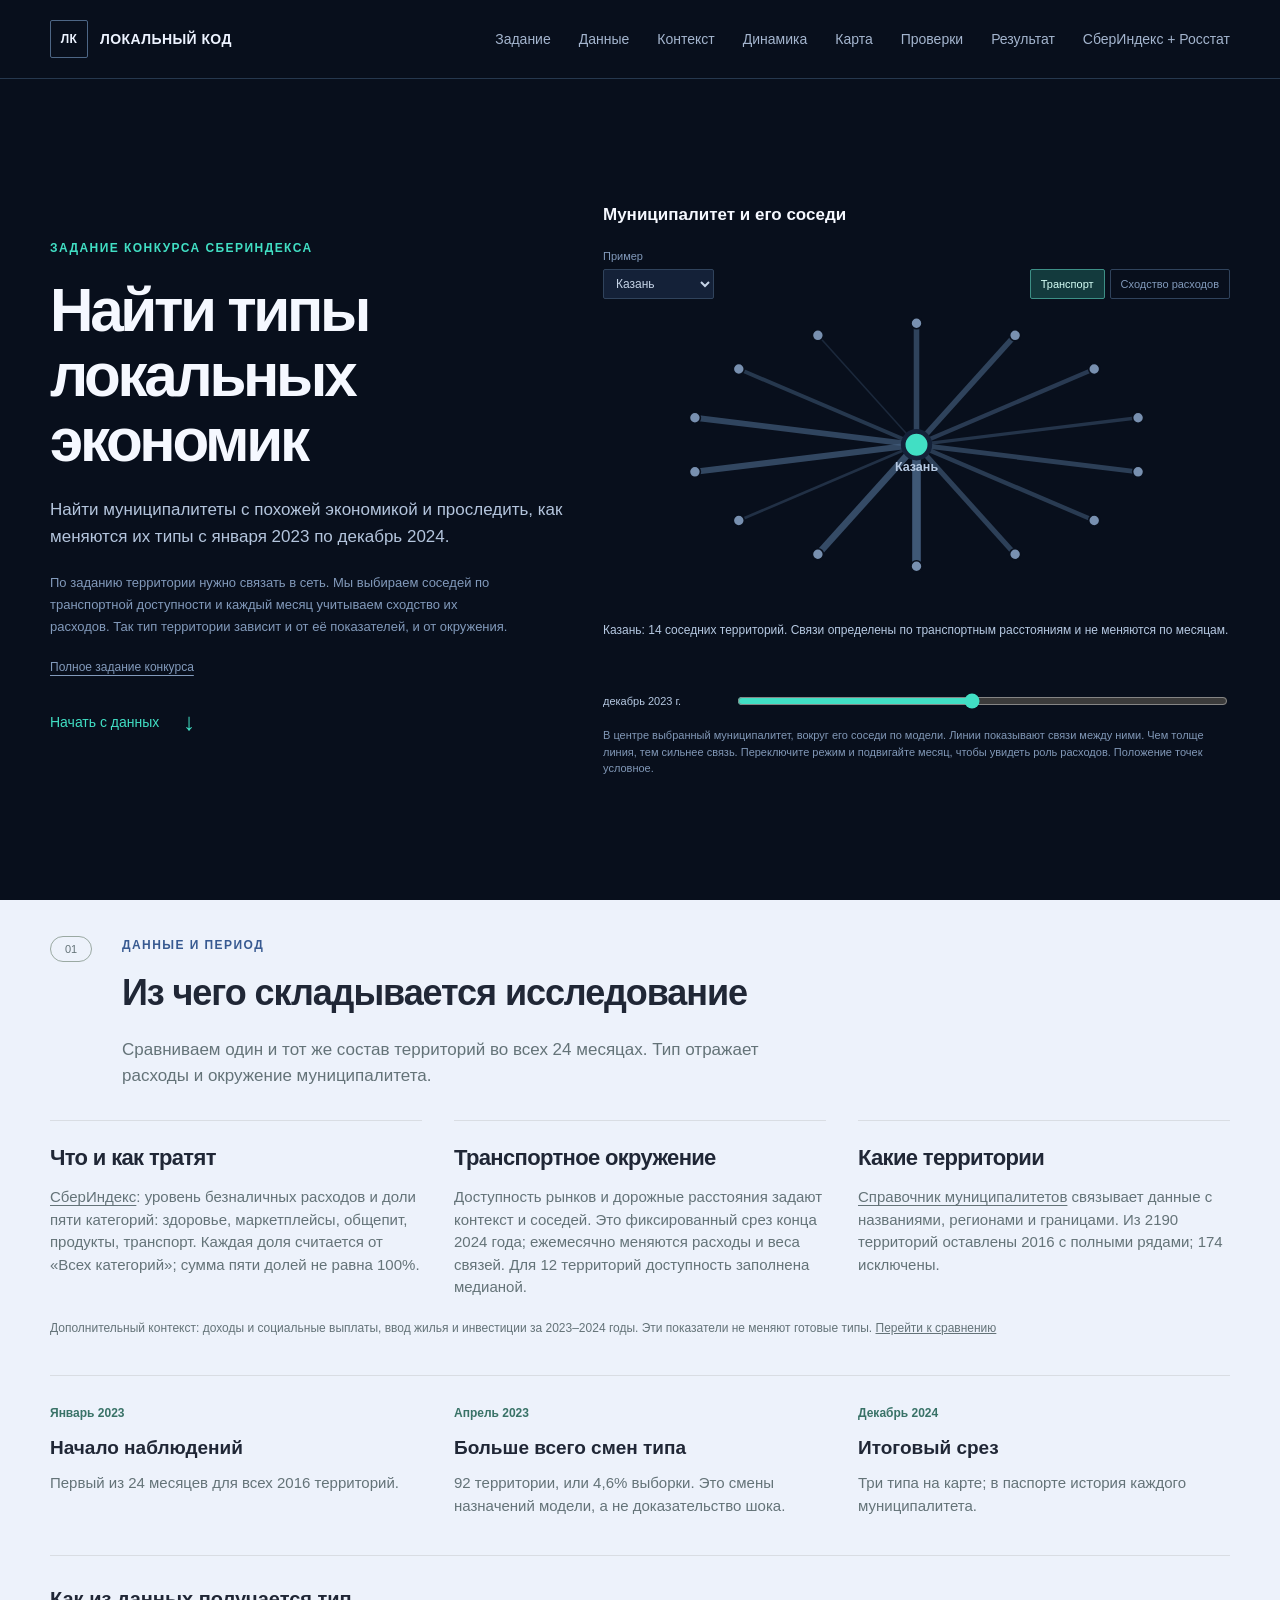
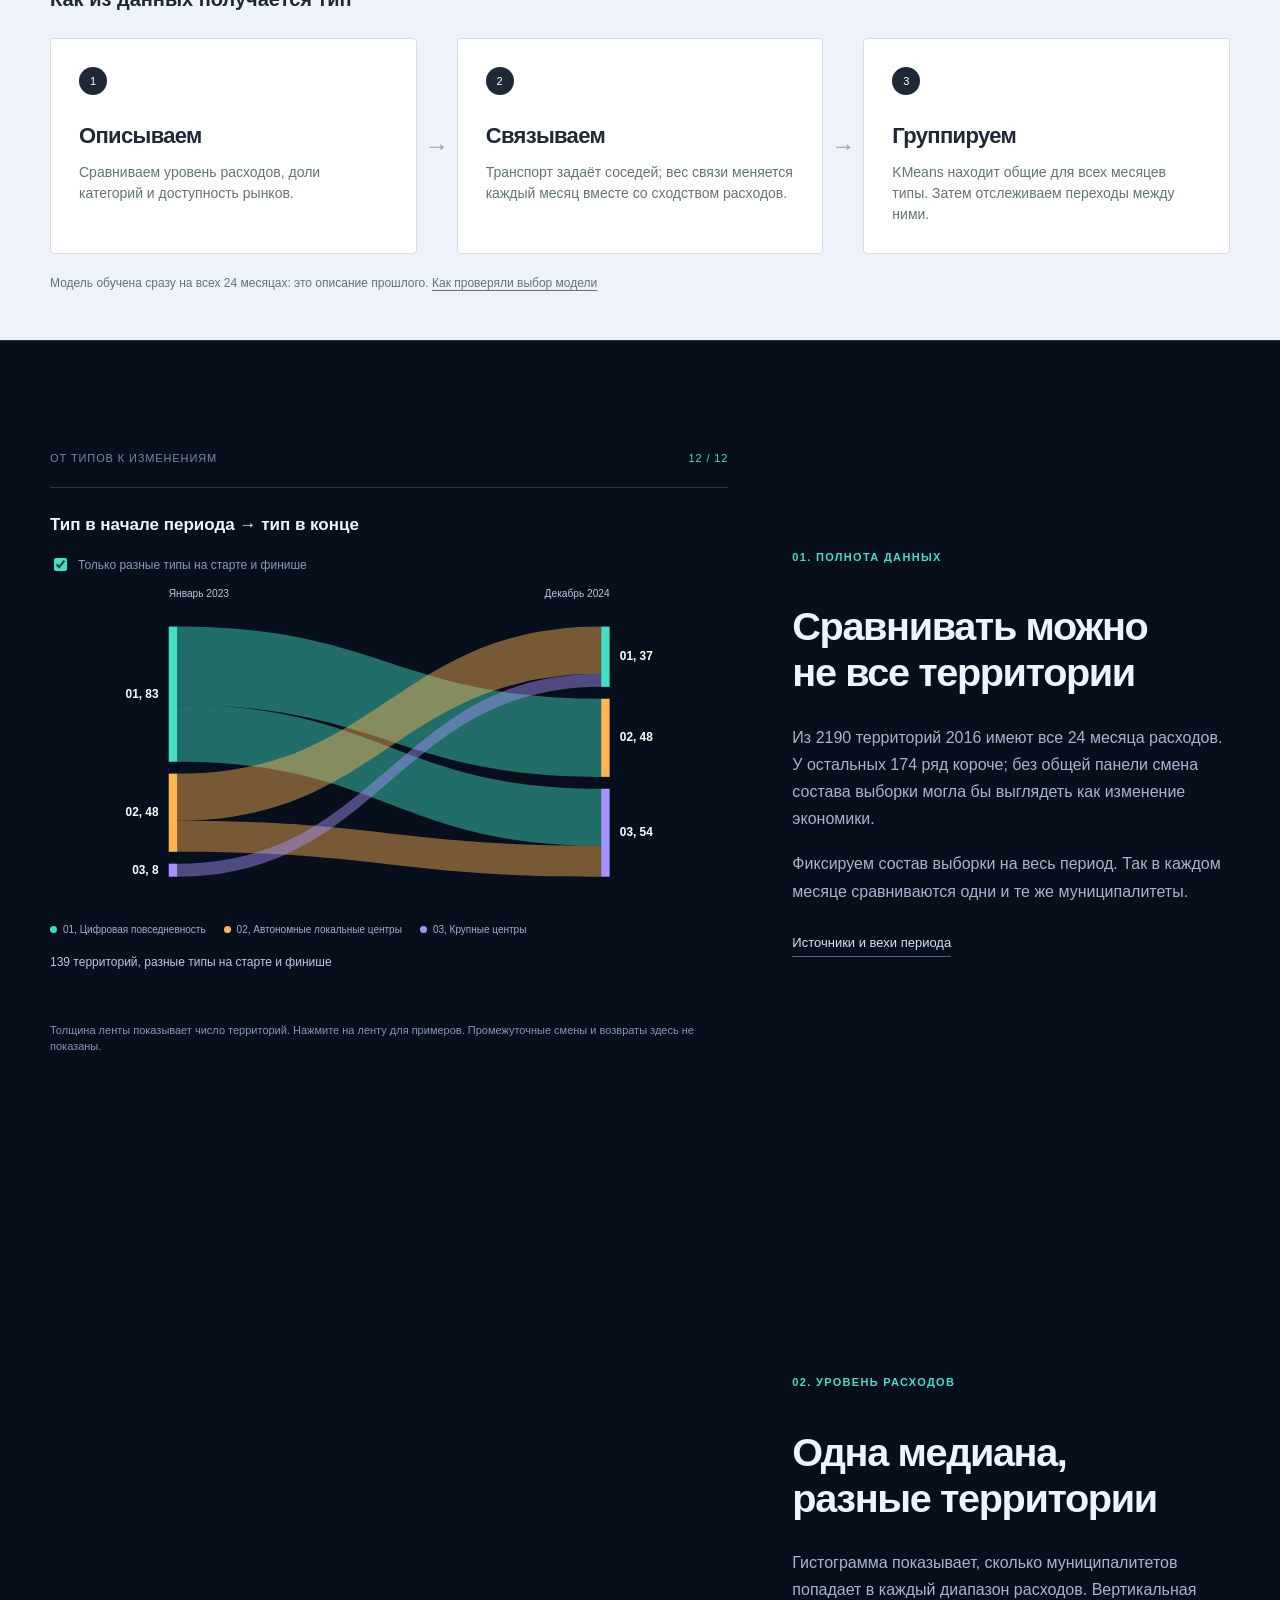
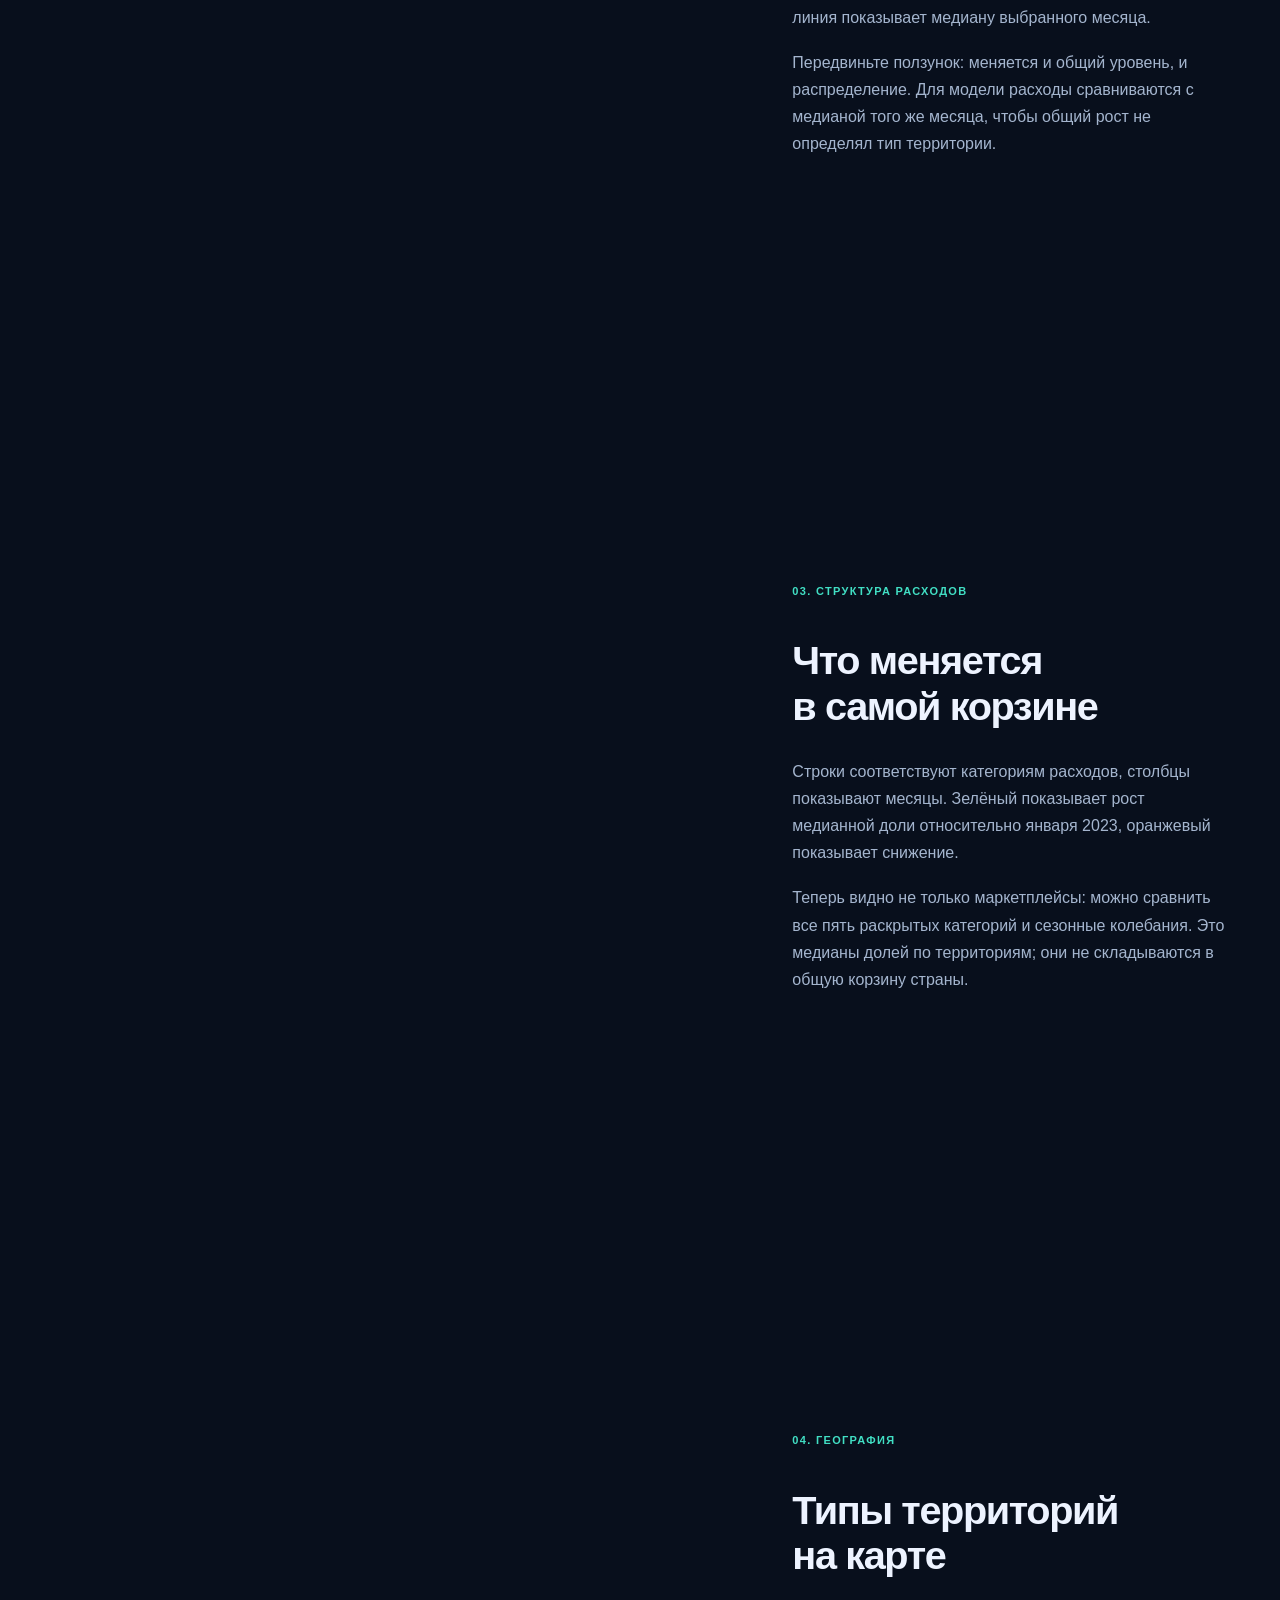
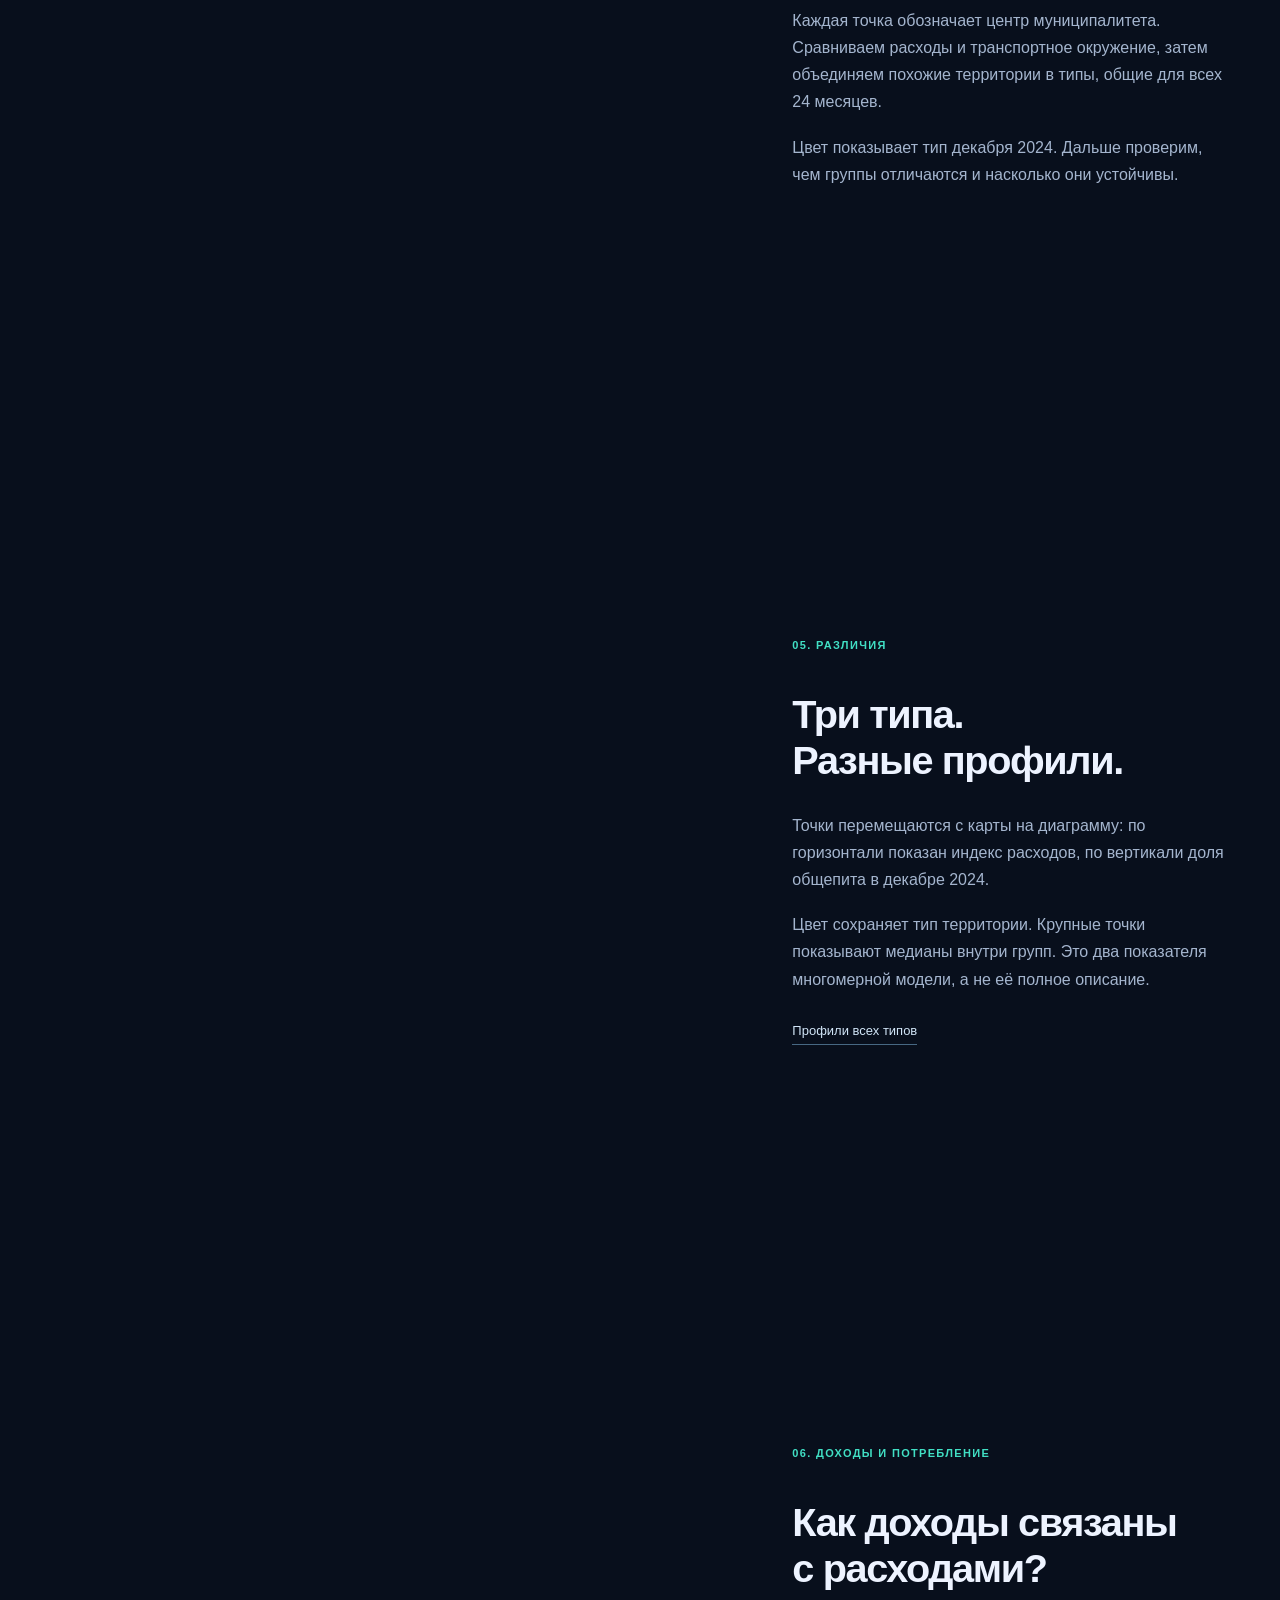
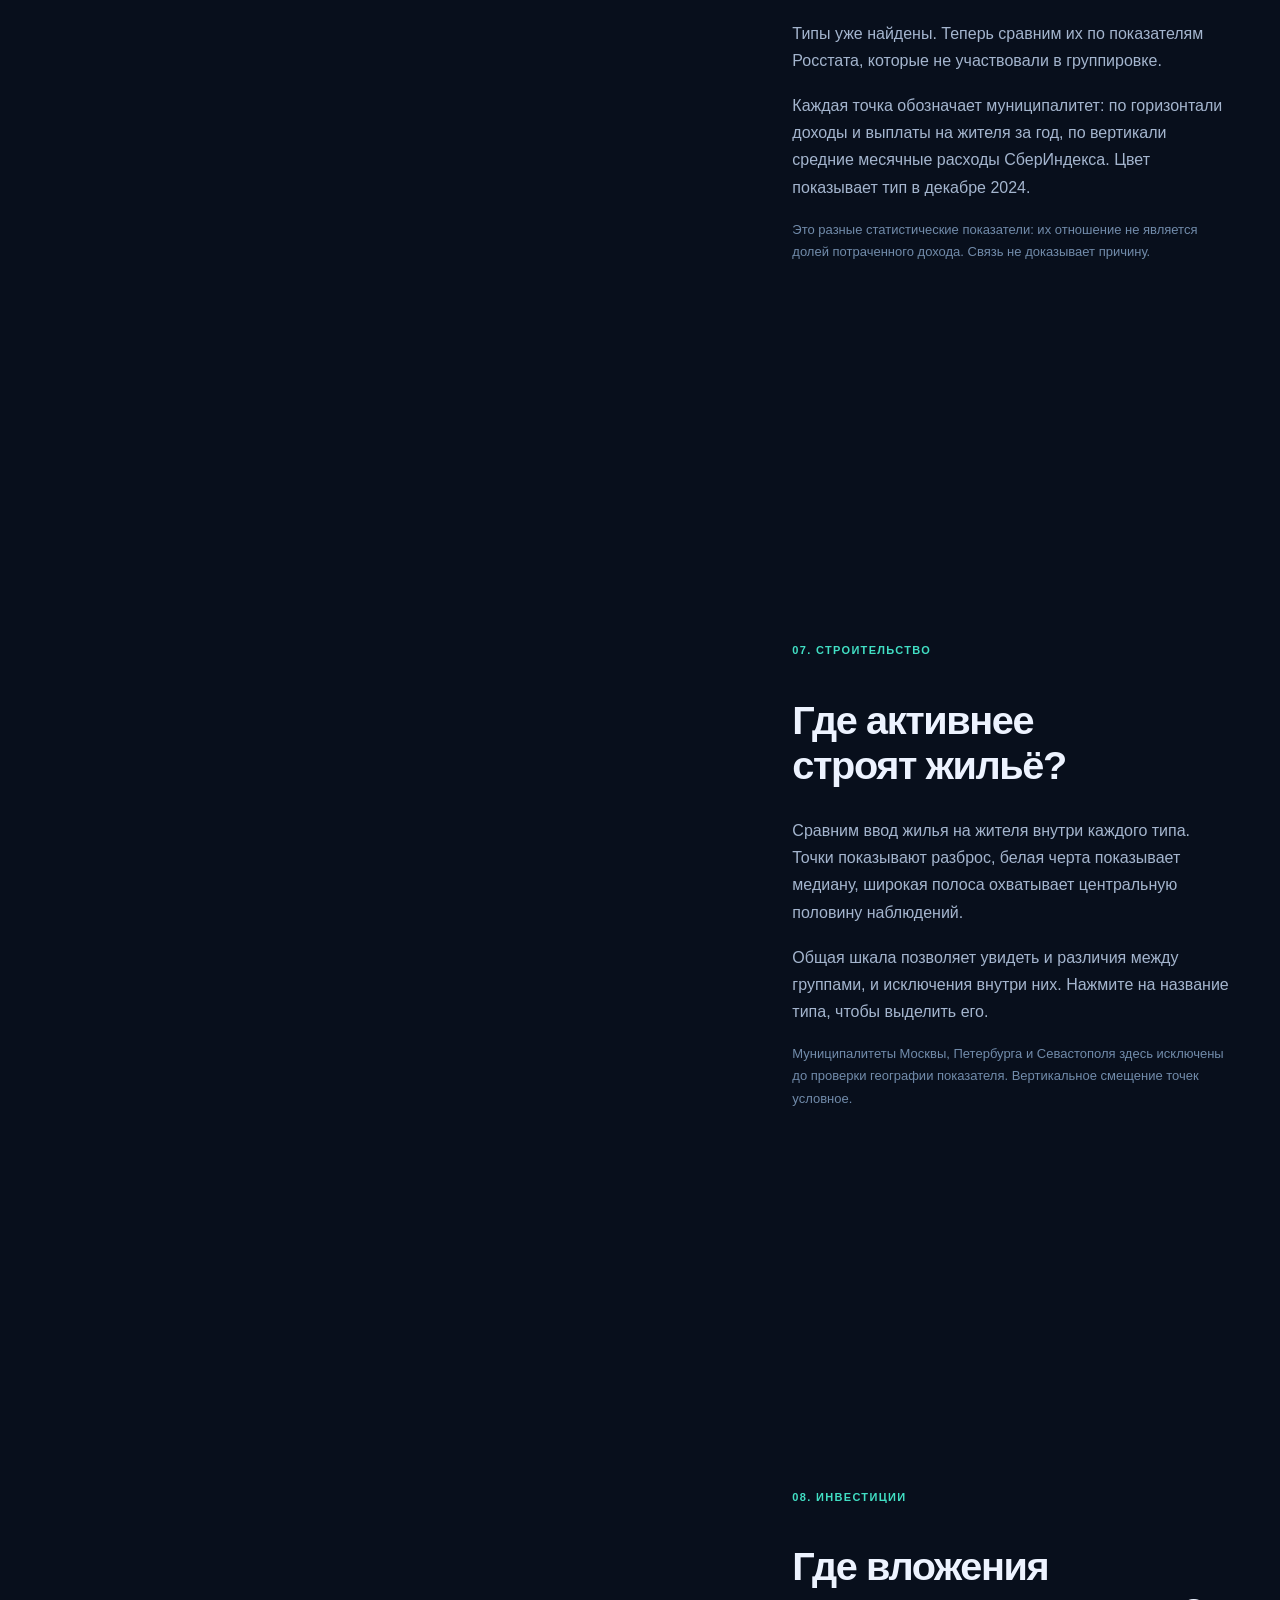
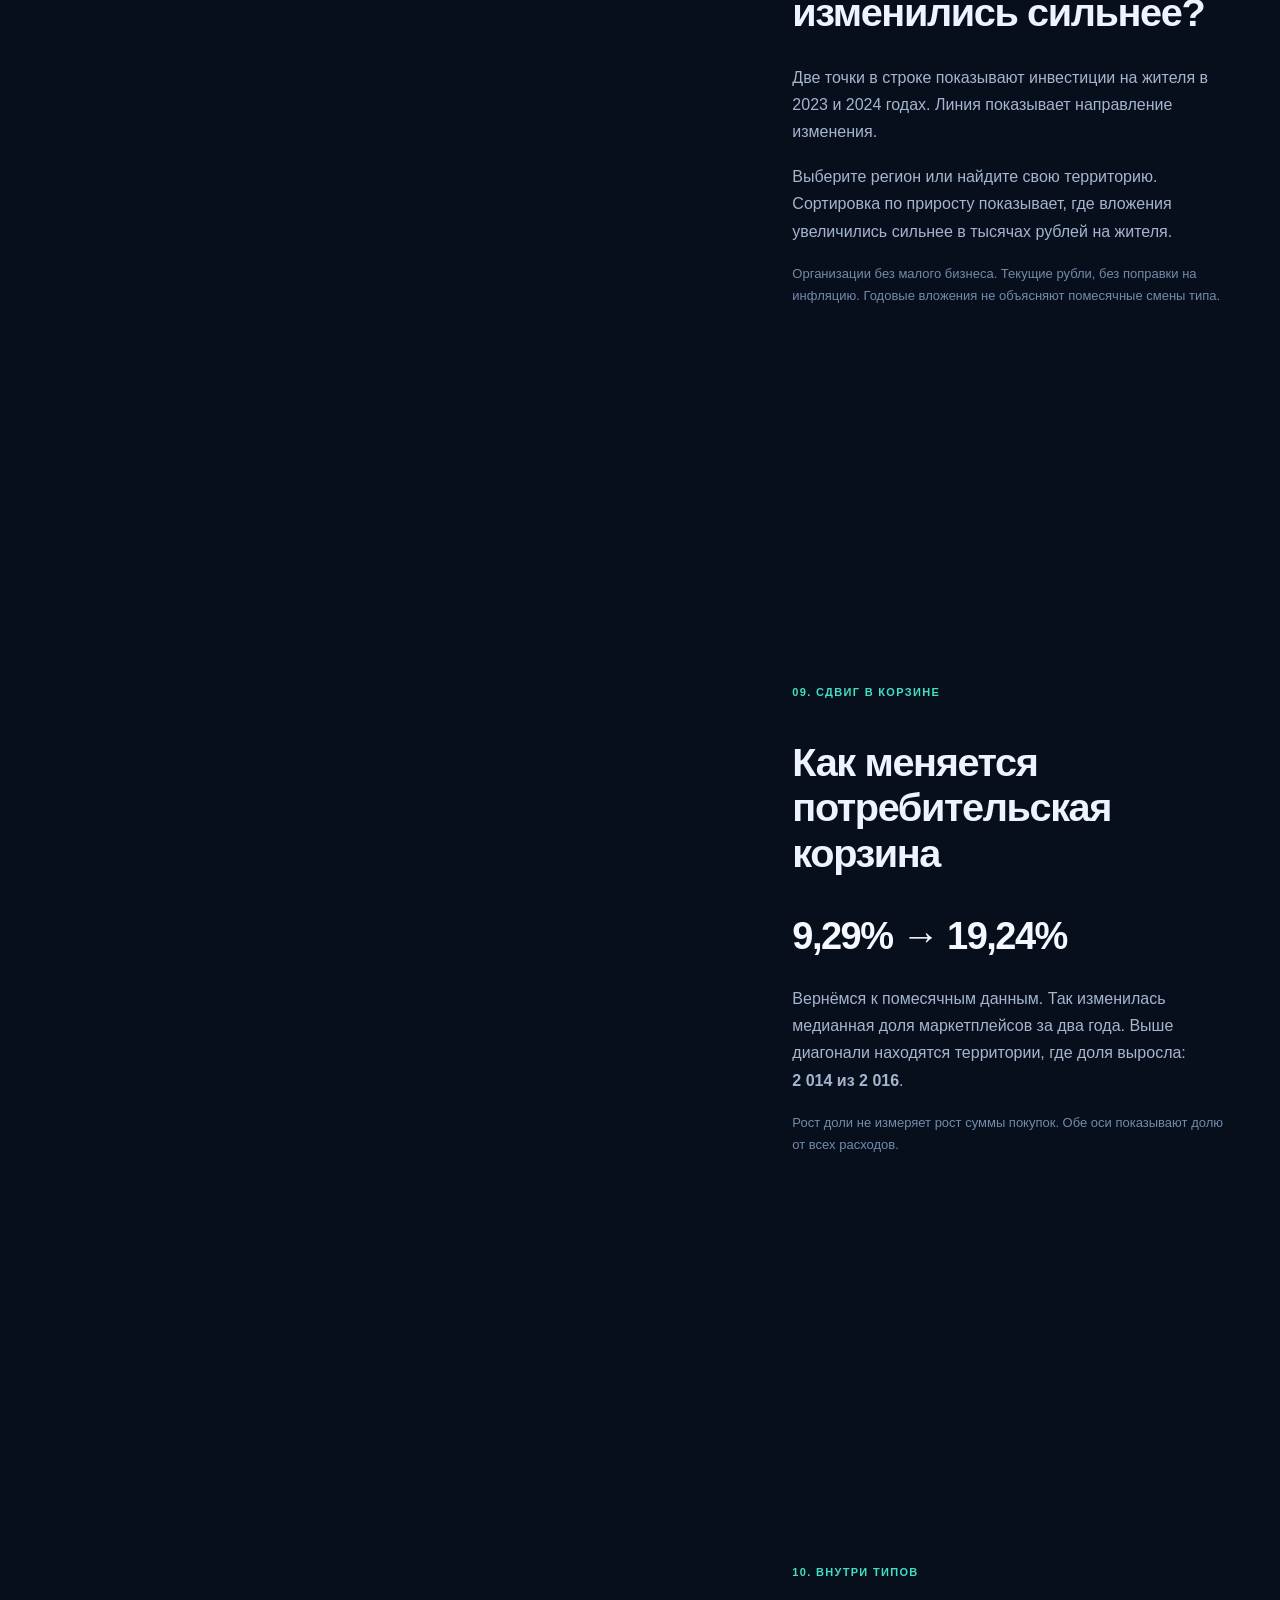
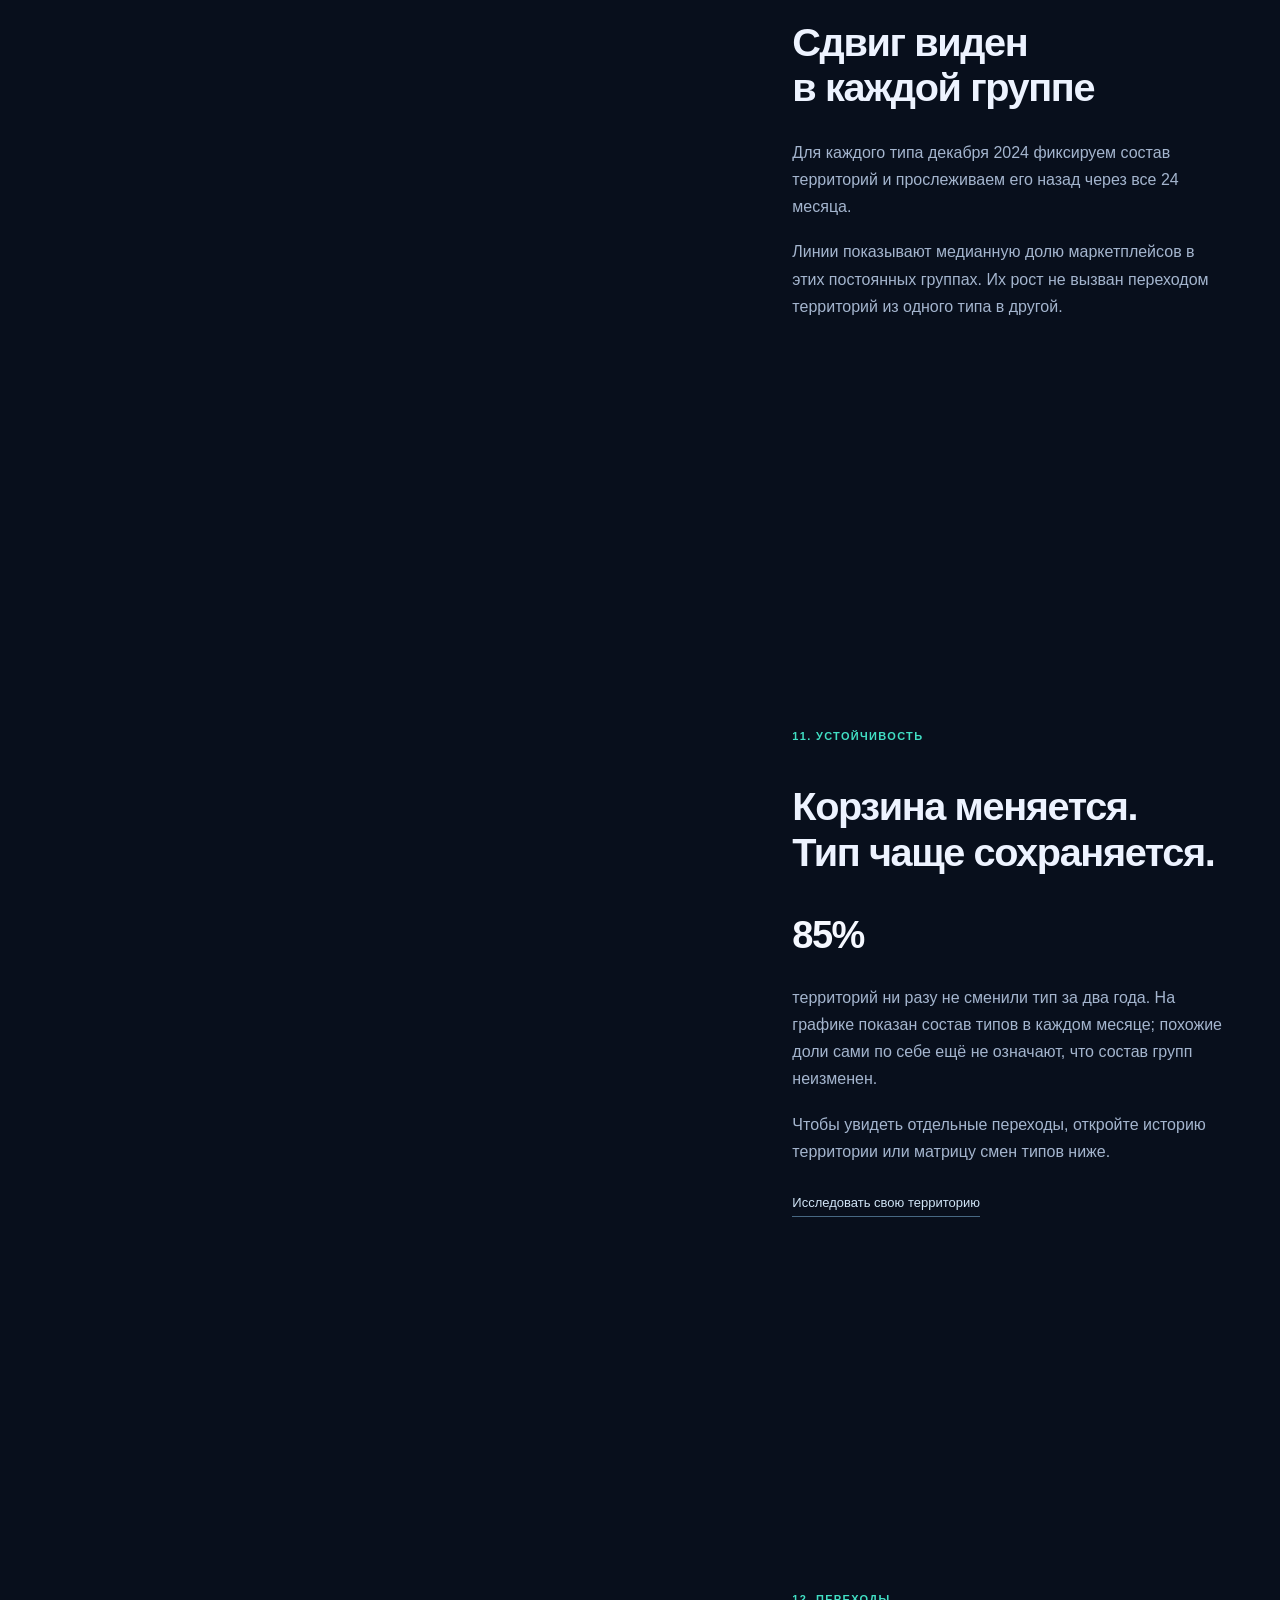
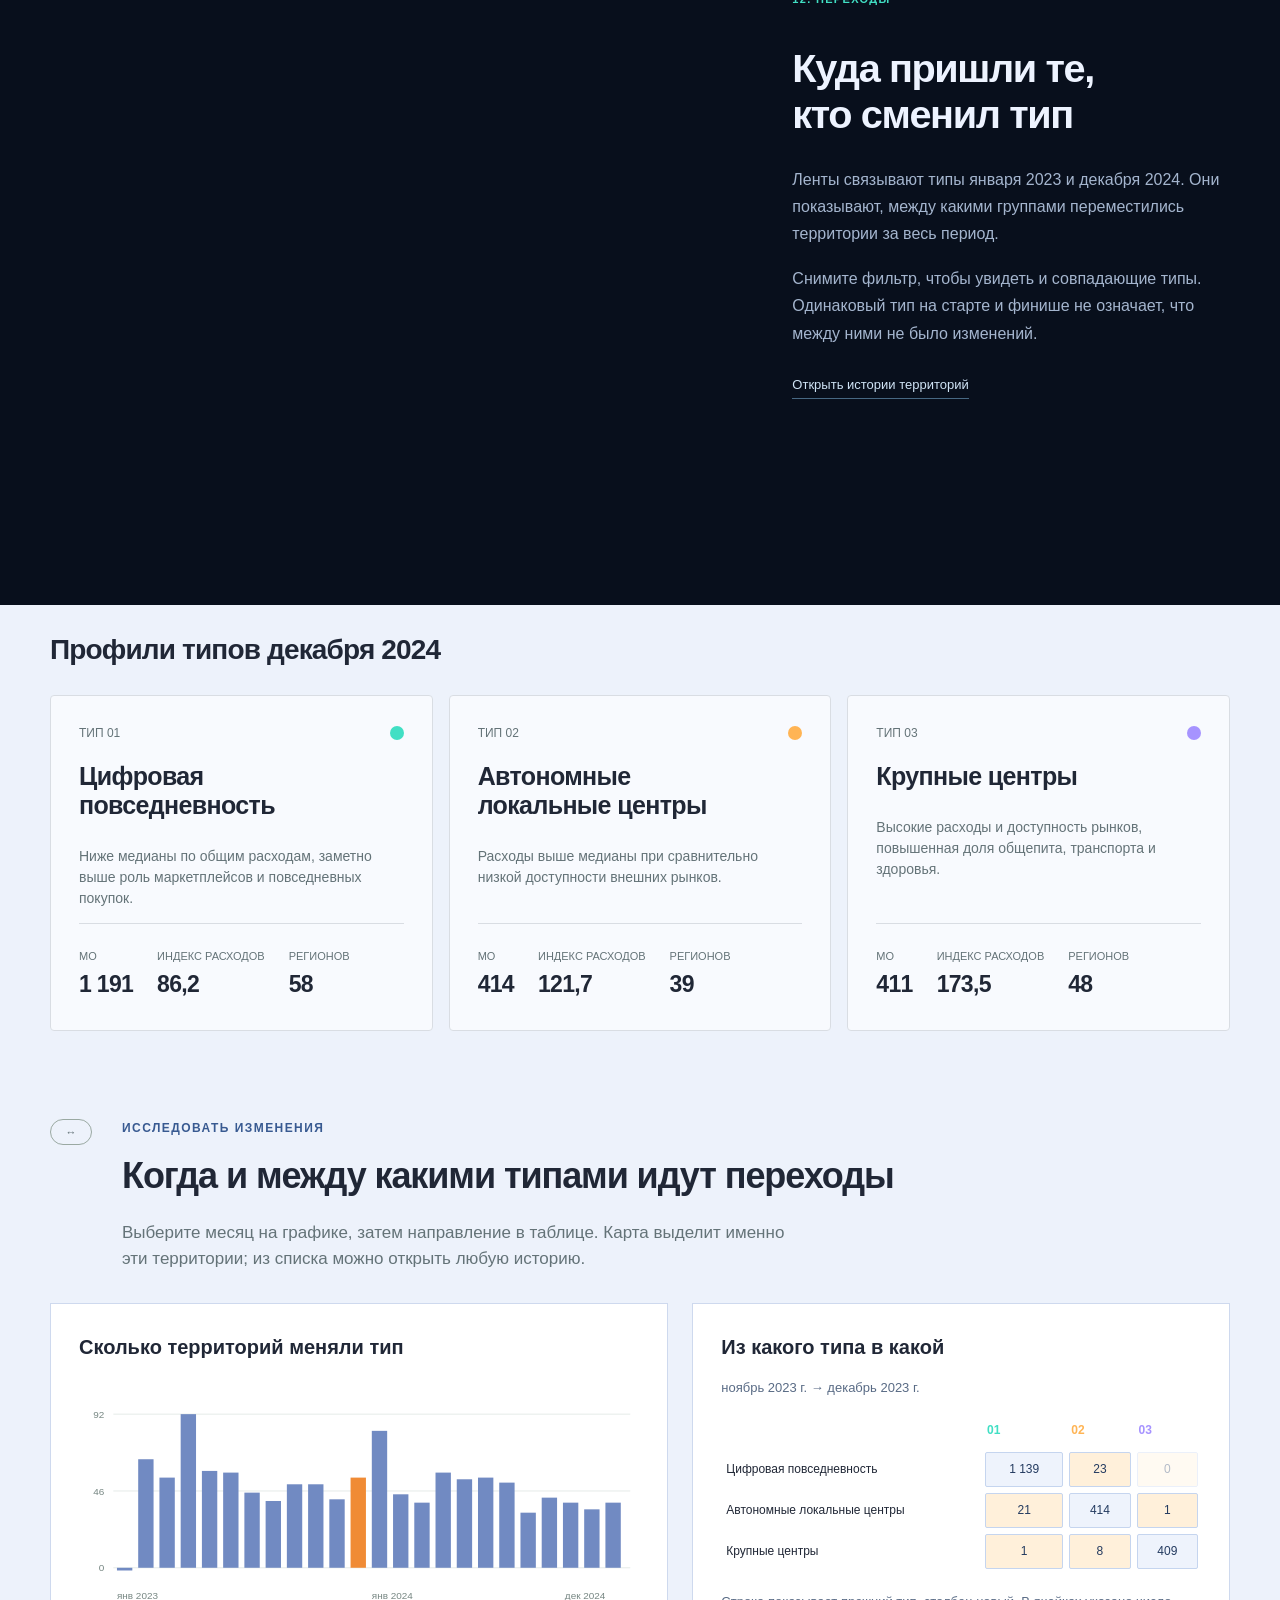
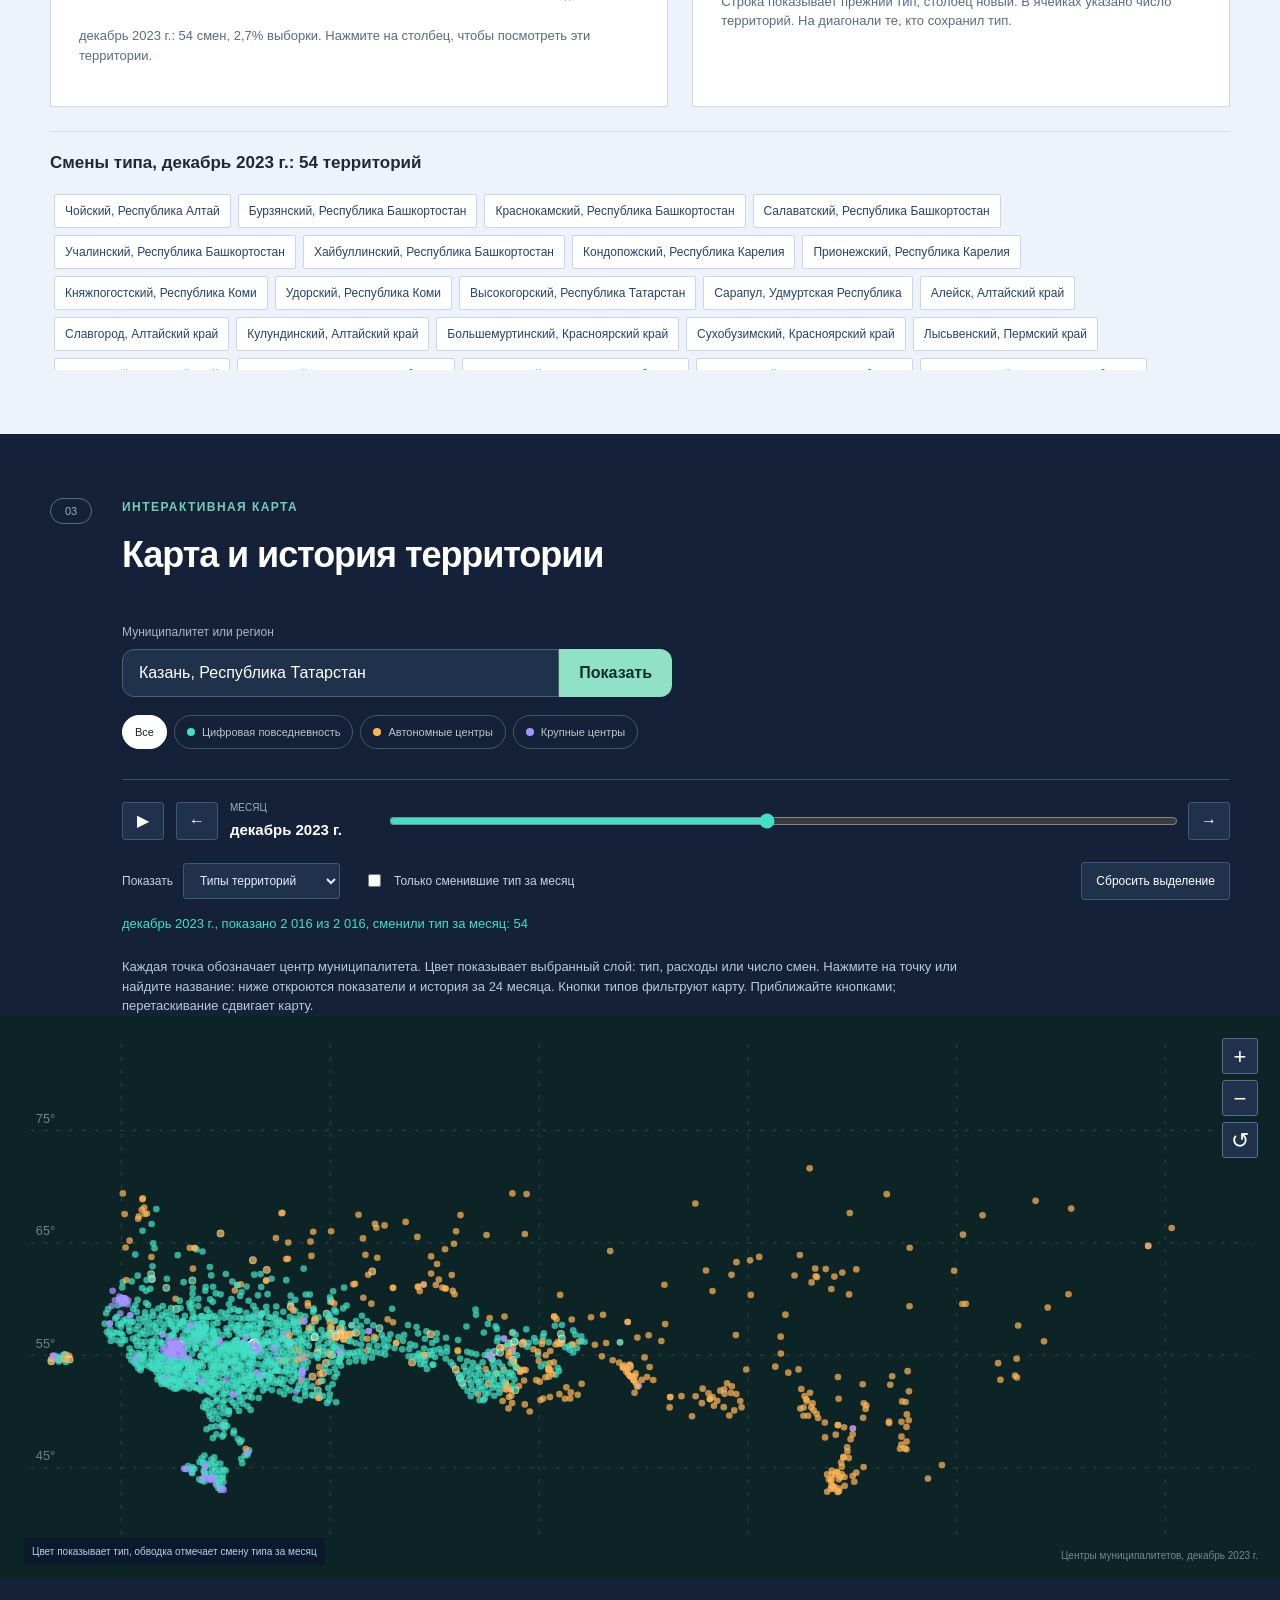
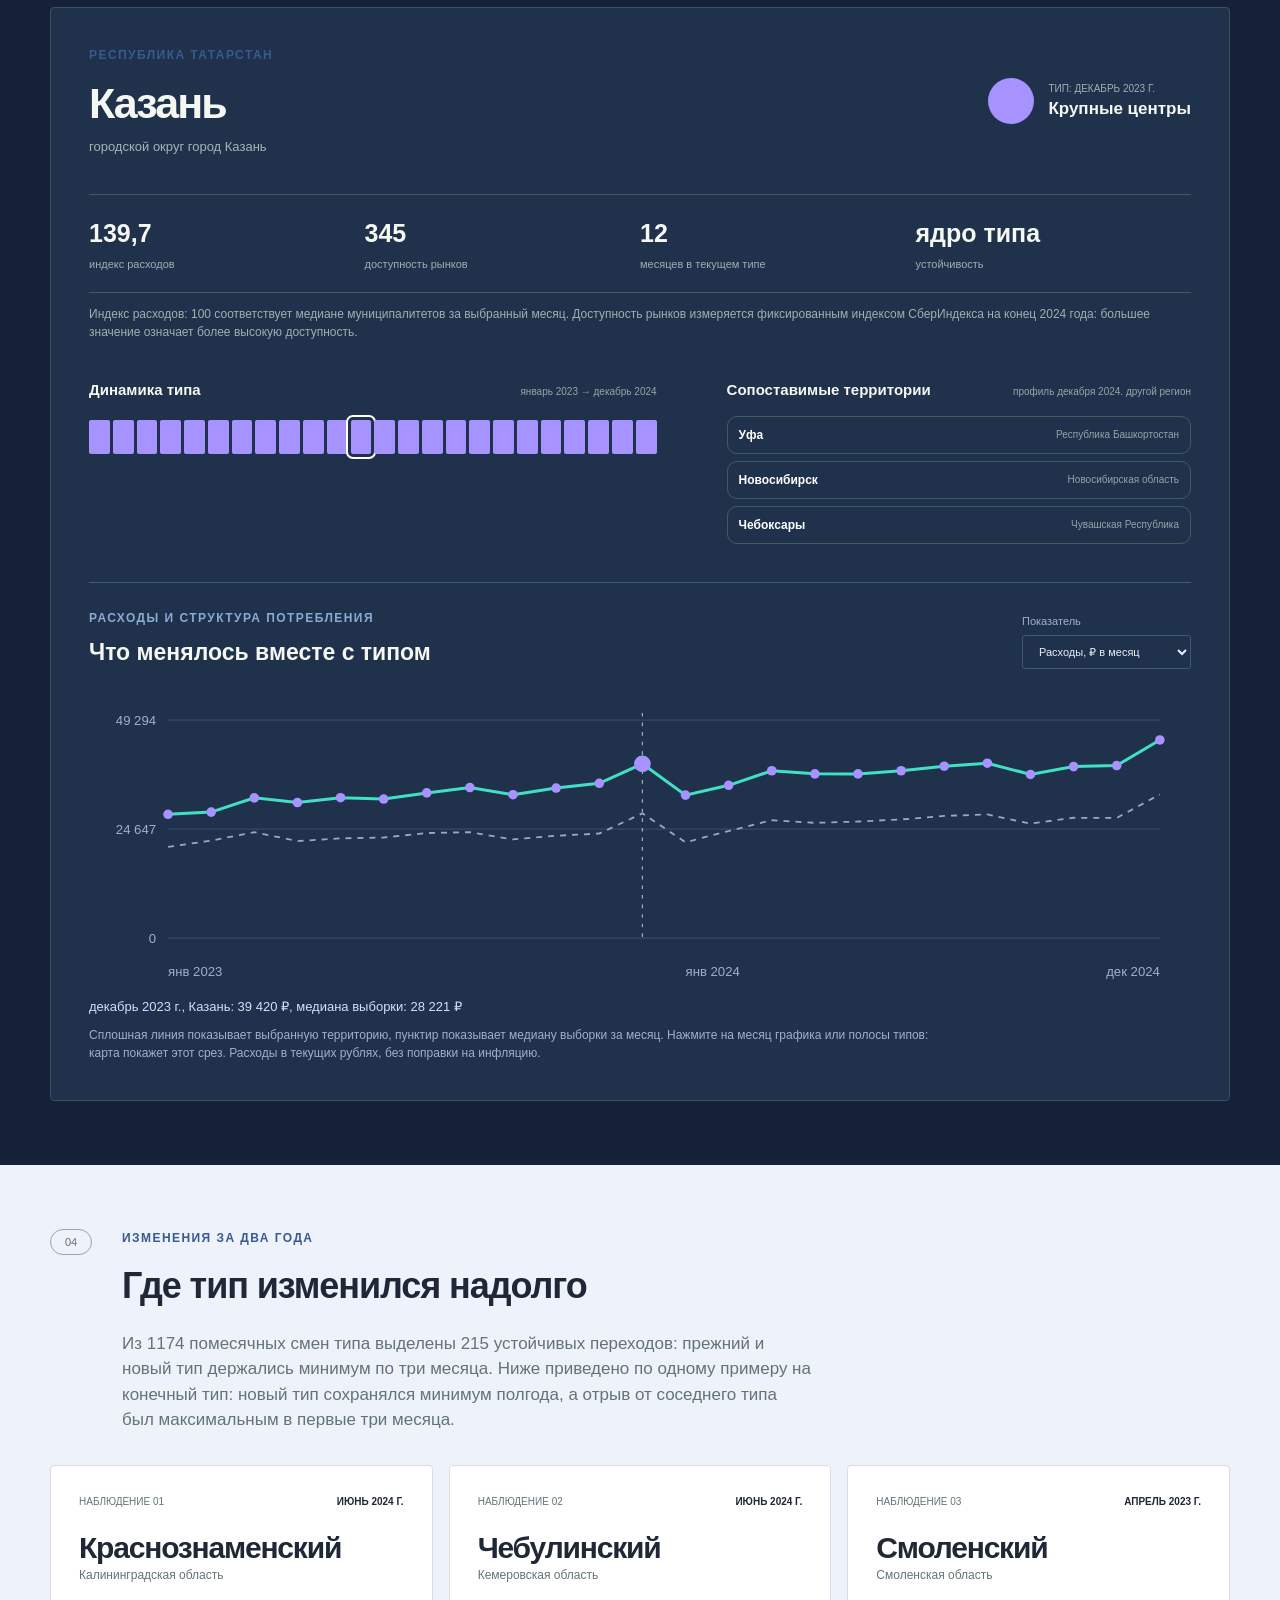
<file: site/index.html>
<!doctype html>
<html lang="ru">
<head>
  <meta charset="utf-8">
  <meta name="viewport" content="width=device-width, initial-scale=1">
  <meta name="description" content="Интерактивная типология экономик российских муниципалитетов на данных СберИндекса">
  <title>Локальный код: экономические типы муниципалитетов</title>
  <link rel="stylesheet" href="styles.css?v=20">
  <script src="overview.js?v=10" defer></script>
  <script src="rosstat.js?v=2" defer></script>
  <script src="decision-checks.js?v=1" defer></script>
  <script src="sensitivity.js?v=1" defer></script>
  <script src="research.js?v=2" defer></script>
  <script src="app.js?v=12" defer></script>
</head>
<body data-mode="base">
  <header class="topbar">
    <a class="brand" href="#top" aria-label="Локальный код: на главную">
      <span class="brand-mark">ЛК</span>
      <span>Локальный код</span>
    </a>
    <nav aria-label="Навигация по странице">
      <a href="#brief">Задание</a>
      <a href="#data-details">Данные</a>
      <a href="#income">Контекст</a>
      <a href="#dynamics">Динамика</a>
      <a href="#atlas">Карта</a>
      <a href="#research">Проверки</a>
      <a href="#result">Результат</a>
      <a href="external.html">СберИндекс + Росстат</a>
    </nav>
  </header>

  <main id="top">
    <datalist id="context-places"></datalist>
    <section class="hero task-hero page-grid" id="brief">
      <div class="hero-copy">
        <p class="eyebrow">Задание конкурса СберИндекса</p>
        <h1>Найти типы<br>локальных экономик</h1>
        <p class="hero-lead">Найти муниципалитеты с похожей экономикой и проследить, как меняются их типы с января 2023 по декабрь 2024.</p>
        <p class="brief-definition">По заданию территории нужно связать в сеть. Мы выбираем соседей по транспортной доступности и каждый месяц учитываем сходство их расходов. Так тип территории зависит и от её показателей, и от окружения.</p>
        <a class="brief-source" href="https://sber.ru/sberindex/konkurs_sberindex#claster" target="_blank" rel="noopener">Полное задание конкурса</a>
        <a class="scroll-cue" href="#data-details">Начать с данных <span aria-hidden="true">↓</span></a>
      </div>
      <figure class="brief-network">
        <figcaption>Муниципалитет и его соседи</figcaption>
        <div class="research-controls"><label for="network-place">Пример<select id="network-place"></select></label><div class="research-switch" id="network-layer"><button type="button" data-layer="transport" aria-pressed="true">Транспорт</button><button type="button" data-layer="economic" aria-pressed="false">Сходство расходов</button></div></div>
        <svg id="network-chart" viewBox="0 0 800 390" role="img" aria-label="Выбранный муниципалитет и связанные с ним территории"></svg>
        <p class="research-readout" id="network-readout" aria-live="polite"></p>
        <div class="research-time"><label for="network-month"><output id="network-month-label">декабрь 2023</output></label><input id="network-month" type="range" min="0" max="23" value="11" aria-label="Месяц примера сети"></div>
        <p class="studio-help">В центре выбранный муниципалитет, вокруг его соседи по модели. Линии показывают связи между ними. Чем толще линия, тем сильнее связь. Переключите режим и подвигайте месяц, чтобы увидеть роль расходов. Положение точек условное.</p>
      </figure>
    </section>

    <section class="data-section page-grid" id="data-details">
      <div class="section-heading"><span class="section-number">01</span><div><p class="eyebrow">Данные и период</p><h2>Из чего складывается исследование</h2></div></div>
      <p class="section-lead">Сравниваем один и тот же состав территорий во всех 24 месяцах. Тип отражает расходы и окружение муниципалитета.</p>
      <div class="data-grid">
        <article><h3>Что и как тратят</h3><p><a href="https://sberindex.ru/ru/research/data-sense-opisanie-nabora-dannikh-khakatona-sberindeksa-po-munitsipalnim-dannim">СберИндекс</a>: уровень безналичных расходов и доли пяти категорий: здоровье, маркетплейсы, общепит, продукты, транспорт. Каждая доля считается от «Всех категорий»; сумма пяти долей не равна 100%.</p></article>
        <article><h3>Транспортное окружение</h3><p>Доступность рынков и дорожные расстояния задают контекст и соседей. Это фиксированный срез конца 2024 года; ежемесячно меняются расходы и веса связей. Для 12 территорий доступность заполнена медианой.</p></article>
        <article><h3>Какие территории</h3><p><a href="https://sberindex.ru/ru/research/dataset-borders-and-changes-of-municipalities">Справочник муниципалитетов</a> связывает данные с названиями, регионами и границами. Из 2190 территорий оставлены 2016 с полными рядами; 174 исключены.</p></article>
      </div>
      <p class="chart-note">Дополнительный контекст: доходы и социальные выплаты, ввод жилья и инвестиции за 2023–2024 годы. Эти показатели не меняют готовые типы. <a href="#income">Перейти к сравнению</a></p>
      <ol class="period-line" aria-label="Вехи периода наблюдений">
        <li><time>Январь 2023</time><strong>Начало наблюдений</strong><p>Первый из 24 месяцев для всех 2016 территорий.</p></li>
        <li><time>Апрель 2023</time><strong>Больше всего смен типа</strong><p>92 территории, или 4,6% выборки. Это смены назначений модели, а не доказательство шока.</p></li>
        <li><time>Декабрь 2024</time><strong>Итоговый срез</strong><p>Три типа на карте; в паспорте история каждого муниципалитета.</p></li>
      </ol>
      <section class="method-context" id="method"><h3>Как из данных получается тип</h3>
        <div class="method-story">
          <div class="method-step"><span>1</span><h3>Описываем</h3><p>Сравниваем уровень расходов, доли категорий и доступность рынков.</p></div>
          <div class="method-arrow" aria-hidden="true">→</div>
          <div class="method-step"><span>2</span><h3>Связываем</h3><p>Транспорт задаёт соседей; вес связи меняется каждый месяц вместе со сходством расходов.</p></div>
          <div class="method-arrow" aria-hidden="true">→</div>
          <div class="method-step"><span>3</span><h3>Группируем</h3><p>KMeans находит общие для всех месяцев типы. Затем отслеживаем переходы между ними.</p></div>
        </div>
        <p class="chart-note">Модель обучена сразу на всех 24 месяцах: это описание прошлого. <a href="#comparison">Как проверяли выбор модели</a></p>
      </section>
    </section>

    <section class="scroll-story" aria-label="История исследования">
      <div class="story-layout page-grid">
        <div class="story-stage">
          <div class="story-status"><span id="story-chapter">Анализ данных</span><span id="story-progress">01 / 12</span></div>
          <figure class="studio story-panel" data-panel="points">
            <figcaption id="studio-title">География типов, декабрь 2024</figcaption>
            <svg id="studio-chart" viewBox="0 0 800 410" role="img" aria-label="Центры муниципалитетов"><g id="studio-axes"></g><g id="studio-points"></g><g id="studio-labels"></g></svg>
            <div id="studio-tooltip" class="studio-tooltip" hidden></div>
            <div id="studio-legend" class="studio-legend"></div>
            <p id="studio-insight" class="studio-insight"></p>
            <p class="studio-help">Наведите на точку для подробностей. Нажмите, чтобы открыть историю территории на карте ниже.</p>
          </figure>
          <figure class="story-panel story-cohorts" data-panel="cohorts" hidden>
            <figcaption id="cohort-title">Доля маркетплейсов по типам</figcaption>
            <svg id="cohort-chart" viewBox="0 0 850 330" role="img" aria-label="Доли маркетплейсов за 24 месяца"></svg>
            <div id="cohort-readout" class="cohort-readout"></div>
            <p class="studio-help">Нажмите на тип или месяц, чтобы исследовать его на карте ниже.</p>
          </figure>
          <figure class="overview story-panel" data-panel="overview" hidden>
            <figcaption>Состав типов за 24 месяца</figcaption>
            <svg id="overview-chart" viewBox="0 0 480 220" role="img" aria-label="Доли типов по месяцам"></svg>
            <div id="overview-legend" class="overview-legend"></div>
            <p id="overview-month" class="overview-month"></p>
            <p id="overview-result" class="overview-result"></p>
          </figure>
          <figure class="story-panel" data-panel="coverage" hidden>
            <figcaption>От исходных данных к общей панели</figcaption>
            <div class="research-switch" id="coverage-filter"><button type="button" data-filter="all" aria-pressed="true">Все территории</button><button type="button" data-filter="included" aria-pressed="false">В модели</button><button type="button" data-filter="excluded" aria-pressed="false">Исключены</button></div>
            <svg id="coverage-chart" viewBox="0 0 800 355" role="img" aria-label="Полнота рядов муниципалитетов"></svg>
            <div class="research-legend" id="coverage-legend"></div>
            <p class="research-readout" id="coverage-readout" aria-live="polite"></p>
            <p class="studio-help">Каждая точка обозначает одну территорию. Наведите на неё, чтобы посмотреть полноту ряда; кнопки выделяют состав выборки.</p>
          </figure>
          <figure class="story-panel" data-panel="distribution" hidden>
            <figcaption>Распределение расходов по территориям</figcaption>
            <div class="research-time"><label for="distribution-month"><output id="distribution-month-label">декабрь 2023</output></label><input id="distribution-month" type="range" min="0" max="23" value="11" aria-label="Месяц распределения расходов"></div>
            <svg id="distribution-chart" viewBox="0 0 800 360" role="img" aria-label="Распределение расходов по муниципалитетам"></svg>
            <p class="research-readout" id="distribution-readout" aria-live="polite"></p>
            <div class="research-peers" id="distribution-peers"></div>
            <p class="studio-help">Столбец показывает диапазон расходов. Нажмите, чтобы увидеть примеры территорий. Ползунок меняет месяц. Расходы указаны в текущих рублях.</p>
          </figure>
          <figure class="story-panel" data-panel="calendar" hidden>
            <figcaption>Календарь изменения потребительской корзины</figcaption>
            <svg id="calendar-chart" viewBox="0 0 800 365" role="img" aria-label="Изменение медианных долей пяти категорий за 24 месяца"></svg>
            <p class="research-readout" id="calendar-readout" aria-live="polite"></p>
            <p class="studio-help">Цвет показывает изменение медианной доли относительно января 2023, в процентных пунктах. Нажмите на ячейку для точного значения.</p>
          </figure>
          <figure class="story-panel" data-panel="flows" hidden>
            <figcaption>Тип в начале периода → тип в конце</figcaption>
            <label class="research-check"><input id="flows-different" type="checkbox" checked> Только разные типы на старте и финише</label>
            <svg id="flows-chart" viewBox="0 0 800 410" role="img" aria-label="Потоки муниципалитетов между типами января 2023 и декабря 2024"></svg>
            <div class="research-legend" id="flows-legend"></div>
            <p class="research-readout" id="flows-readout" aria-live="polite"></p>
            <div class="research-peers" id="flows-peers"></div>
            <p class="studio-help">Толщина ленты показывает число территорий. Нажмите на ленту для примеров. Промежуточные смены и возвраты здесь не показаны.</p>
          </figure>
          <figure class="story-panel context-panel" data-panel="income" hidden>
            <figcaption>Доходы и потребление</figcaption>
            <div class="research-controls"><label>Год<select class="context-year" aria-label="Год: Доходы и потребление"><option>2023</option><option selected>2024</option></select></label></div>
            <svg id="income-chart" viewBox="0 0 800 385" role="img" aria-label="Доходы и потребление"></svg>
            <div class="context-legend studio-legend"></div>
            <p class="context-coverage"></p><a class="context-source" href="#rosstat-notes">Источник и исключения</a>

            <form class="context-search"><label for="income-search" class="context-search-label">Найти территорию</label><input id="income-search" list="context-places" placeholder="Муниципалитет, регион" autocomplete="off"><button type="submit">Выделить</button><button type="button" class="context-open" disabled>Открыть карту</button></form>
            <p class="context-readout research-readout" aria-live="polite">Загрузка данных Росстата…</p>
            <p class="studio-help">Доходы и выплаты: налогооблагаемые суммы и социальные выплаты. Горизонтальная шкала логарифмическая: равный шаг означает одинаковое отношение величин.</p>
          </figure>
          <figure class="story-panel context-panel" data-panel="housing" hidden>
            <figcaption>Ввод жилья по типам</figcaption>
            <div class="research-controls"><label>Год<select class="context-year" aria-label="Год: Ввод жилья по типам"><option>2023</option><option selected>2024</option></select></label></div>
            <svg id="housing-chart" viewBox="0 0 800 385" role="img" aria-label="Ввод жилья по типам"></svg>
            <div class="context-legend studio-legend"></div>
            <p class="context-coverage"></p><a class="context-source" href="#rosstat-notes">Источник и исключения</a>

            <form class="context-search"><label for="housing-search" class="context-search-label">Найти территорию</label><input id="housing-search" list="context-places" placeholder="Муниципалитет, регион" autocomplete="off"><button type="submit">Выделить</button><button type="button" class="context-open" disabled>Открыть карту</button></form>
            <p class="context-readout research-readout" aria-live="polite">Загрузка данных Росстата…</p>
            <p class="studio-help">Все значения показаны на одной линейной шкале; экстремальные наблюдения не обрезаны.</p>
          </figure>
          <figure class="story-panel context-panel" data-panel="investment" hidden>
            <figcaption>Инвестиции: 2023 → 2024</figcaption>
            <div class="research-controls"><label>Регион<select class="context-region"><option value="">Все регионы</option></select></label><label>Сортировка<select class="context-order"><option value="growth">По приросту</option><option value="level">По уровню 2024</option></select></label></div>
            <svg id="investment-chart" viewBox="0 0 800 385" role="img" aria-label="Инвестиции: 2023 → 2024"></svg>
            <div class="context-legend studio-legend"></div>
            <p class="context-coverage"></p><a class="context-source" href="#rosstat-notes">Источник и исключения</a>
            <p class="context-selection"></p>
            <form class="context-search"><label for="investment-search" class="context-search-label">Найти территорию</label><input id="investment-search" list="context-places" placeholder="Муниципалитет, регион" autocomplete="off"><button type="submit">Выделить</button><button type="button" class="context-open" disabled>Открыть карту</button></form>
            <p class="context-readout research-readout" aria-live="polite">Загрузка данных Росстата…</p>
            <p class="studio-help">Пустая точка обозначает 2023 год, заполненная 2024 год. Логарифмическая шкала: равный шаг означает одинаковое отношение величин.</p>
          </figure>
        </div>
        <div class="story-steps">
          <article class="story-step" id="data" data-panel="coverage" data-chapter="Анализ данных">
            <p class="eyebrow">01. Полнота данных</p>
            <h2>Сравнивать можно<br>не все территории</h2>
            <p>Из 2190 территорий 2016 имеют все 24 месяца расходов. У остальных 174 ряд короче; без общей панели смена состава выборки могла бы выглядеть как изменение экономики.</p>
            <p>Фиксируем состав выборки на весь период. Так в каждом месяце сравниваются одни и те же муниципалитеты.</p>
            <a class="story-detail-link" href="#data-details">Источники и вехи периода</a>
          </article>
          <article class="story-step" id="distribution" data-panel="distribution" data-chapter="Анализ данных">
            <p class="eyebrow">02. Уровень расходов</p>
            <h2>Одна медиана,<br>разные территории</h2>
            <p>Гистограмма показывает, сколько муниципалитетов попадает в каждый диапазон расходов. Вертикальная линия показывает медиану выбранного месяца.</p>
            <p>Передвиньте ползунок: меняется и общий уровень, и распределение. Для модели расходы сравниваются с медианой того же месяца, чтобы общий рост не определял тип территории.</p>
          </article>
          <article class="story-step" id="calendar" data-panel="calendar" data-chapter="Анализ данных">
            <p class="eyebrow">03. Структура расходов</p>
            <h2>Что меняется<br>в самой корзине</h2>
            <p>Строки соответствуют категориям расходов, столбцы показывают месяцы. Зелёный показывает рост медианной доли относительно января 2023, оранжевый показывает снижение.</p>
            <p>Теперь видно не только маркетплейсы: можно сравнить все пять раскрытых категорий и сезонные колебания. Это медианы долей по территориям; они не складываются в общую корзину страны.</p>
          </article>
          <article class="story-step" id="geography" data-panel="points" data-view="geo" data-chapter="От данных к типам">
            <p class="eyebrow">04. География</p>
            <h2>Типы территорий<br>на карте</h2>
            <p>Каждая точка обозначает центр муниципалитета. Сравниваем расходы и транспортное окружение, затем объединяем похожие территории в типы, общие для всех 24 месяцев.</p>
            <p>Цвет показывает тип декабря 2024. Дальше проверим, чем группы отличаются и насколько они устойчивы.</p>
          </article>
          <article class="story-step" id="types" data-panel="points" data-view="profile" data-metric="food_service_share">
            <p class="eyebrow">05. Различия</p>
            <h2>Три типа.<br>Разные профили.</h2>
            <p>Точки перемещаются с карты на диаграмму: по горизонтали показан индекс расходов, по вертикали доля общепита в декабре 2024.</p>
            <p>Цвет сохраняет тип территории. Крупные точки показывают медианы внутри групп. Это два показателя многомерной модели, а не её полное описание.</p>
            <a class="story-detail-link" href="#types-details">Профили всех типов</a>
          </article>
          <article class="story-step" id="income" data-panel="income" data-chapter="Контекст Росстата">
            <p class="eyebrow">06. Доходы и потребление</p>
            <h2>Как доходы связаны<br>с расходами?</h2>
            <p>Типы уже найдены. Теперь сравним их по показателям Росстата, которые не участвовали в группировке.</p>
            <p>Каждая точка обозначает муниципалитет: по горизонтали доходы и выплаты на жителя за год, по вертикали средние месячные расходы СберИндекса. Цвет показывает тип в декабре 2024.</p>
            <p class="story-note">Это разные статистические показатели: их отношение не является долей потраченного дохода. Связь не доказывает причину.</p>
          </article>
          <article class="story-step" id="housing" data-panel="housing" data-chapter="Контекст Росстата">
            <p class="eyebrow">07. Строительство</p>
            <h2>Где активнее<br>строят жильё?</h2>
            <p>Сравним ввод жилья на жителя внутри каждого типа. Точки показывают разброс, белая черта показывает медиану, широкая полоса охватывает центральную половину наблюдений.</p>
            <p>Общая шкала позволяет увидеть и различия между группами, и исключения внутри них. Нажмите на название типа, чтобы выделить его.</p>
            <p class="story-note">Муниципалитеты Москвы, Петербурга и Севастополя здесь исключены до проверки географии показателя. Вертикальное смещение точек условное.</p>
          </article>
          <article class="story-step" id="investment" data-panel="investment" data-chapter="Контекст Росстата">
            <p class="eyebrow">08. Инвестиции</p>
            <h2>Где вложения<br>изменились сильнее?</h2>
            <p>Две точки в строке показывают инвестиции на жителя в 2023 и 2024 годах. Линия показывает направление изменения.</p>
            <p>Выберите регион или найдите свою территорию. Сортировка по приросту показывает, где вложения увеличились сильнее в тысячах рублей на жителя.</p>
            <p class="story-note">Организации без малого бизнеса. Текущие рубли, без поправки на инфляцию. Годовые вложения не объясняют помесячные смены типа.</p>
          </article>
          <article class="story-step" id="basket" data-panel="points" data-view="change" data-metric="marketplace_share">
            <p class="eyebrow">09. Сдвиг в корзине</p>
            <h2>Как меняется<br>потребительская корзина</h2>
            <p class="story-key" id="story-shift"></p>
            <p>Вернёмся к помесячным данным. Так изменилась медианная доля маркетплейсов за два года. Выше диагонали находятся территории, где доля выросла: <strong id="story-growth"></strong>.</p>
            <p class="story-note">Рост доли не измеряет рост суммы покупок. Обе оси показывают долю от всех расходов.</p>
          </article>
          <article class="story-step" id="patterns" data-panel="cohorts" data-metric="marketplace_share">
            <p class="eyebrow">10. Внутри типов</p>
            <h2>Сдвиг виден<br>в каждой группе</h2>
            <p>Для каждого типа декабря 2024 фиксируем состав территорий и прослеживаем его назад через все 24 месяца.</p>
            <p>Линии показывают медианную долю маркетплейсов в этих постоянных группах. Их рост не вызван переходом территорий из одного типа в другой.</p>
          </article>
          <article class="story-step" id="stability" data-panel="overview">
            <p class="eyebrow">11. Устойчивость</p>
            <h2>Корзина меняется.<br>Тип чаще сохраняется.</h2>
            <p class="story-key" id="story-stable"></p>
            <p>территорий ни разу не сменили тип за два года. На графике показан состав типов в каждом месяце; похожие доли сами по себе ещё не означают, что состав групп неизменен.</p>
            <p>Чтобы увидеть отдельные переходы, откройте историю территории или матрицу смен типов ниже.</p>
            <a class="story-detail-link" href="#atlas">Исследовать свою территорию</a>
          </article>
          <article class="story-step" id="flows" data-panel="flows" data-chapter="От типов к изменениям">
            <p class="eyebrow">12. Переходы</p>
            <h2>Куда пришли те,<br>кто сменил тип</h2>
            <p>Ленты связывают типы января 2023 и декабря 2024. Они показывают, между какими группами переместились территории за весь период.</p>
            <p>Снимите фильтр, чтобы увидеть и совпадающие типы. Одинаковый тип на старте и финише не означает, что между ними не было изменений.</p>
            <a class="story-detail-link" href="#atlas">Открыть истории территорий</a>
          </article>
        </div>
      </div>
    </section>

    <section class="page-grid context-profiles" id="types-details"><h2>Профили типов декабря 2024</h2><div class="type-grid" id="cluster-cards" aria-live="polite"></div></section>

    <section class="dynamics page-grid" id="dynamics">
      <div class="section-heading"><span class="section-number">↔</span><div><p class="eyebrow">Исследовать изменения</p><h2>Когда и между какими типами идут переходы</h2></div></div>
      <p class="section-lead">Выберите месяц на графике, затем направление в таблице. Карта выделит именно эти территории; из списка можно открыть любую историю.</p>
      <div class="dynamics-grid">
        <article class="dynamics-plot"><h3>Сколько территорий меняли тип</h3><svg id="change-chart" viewBox="0 0 620 260" role="img" aria-label="Число смен типа по месяцам"></svg><p id="change-readout" aria-live="polite"></p></article>
        <article class="dynamics-plot"><h3>Из какого типа в какой</h3><p id="matrix-month"></p><div id="transition-matrix"></div><p class="chart-note">Строка показывает прежний тип, столбец новый. В ячейках указано число территорий. На диагонали те, кто сохранил тип.</p></article>
      </div>
      <div class="transition-selection"><h3 id="transition-title">Территории выбранного перехода</h3><div id="transition-list" class="transition-list"></div></div>
    </section>
    <section class="atlas-section" id="atlas">
      <div class="page-grid">
        <div class="section-heading section-heading-light">
          <span class="section-number">03</span>
          <div>
            <p class="eyebrow">Интерактивная карта</p>
            <h2>Карта и история территории</h2>
          </div>
        </div>
        <div class="atlas-toolbar">
          <form class="search" id="search-form">
            <label for="municipality-search">Муниципалитет или регион</label>
            <div class="search-row">
              <input id="municipality-search" list="municipality-list" autocomplete="off" placeholder="Например, Казань">
              <datalist id="municipality-list"></datalist>
              <button type="submit">Показать</button>
            </div>
          </form>
          <div class="filters" id="map-filters" aria-label="Фильтр по типу">
            <button class="filter is-active" data-cluster="0">Все</button>
            <button class="filter" data-cluster="1"><span></span>Цифровая повседневность</button>
            <button class="filter" data-cluster="2"><span></span>Автономные центры</button>
            <button class="filter" data-cluster="3"><span></span>Крупные центры</button>
          </div>
        </div>
        <div class="time-controls">
          <button id="month-play" type="button" aria-label="Проиграть 24 месяца">▶</button>
          <button id="month-prev" type="button" aria-label="Предыдущий месяц">←</button>
          <label for="atlas-month">Месяц <output id="month-label">декабрь 2023</output></label>
          <input id="atlas-month" type="range" min="0" max="23" value="11" aria-label="Месяц на карте">
          <button id="month-next" type="button" aria-label="Следующий месяц">→</button>
        </div>
        <div class="layer-controls">
          <label for="map-layer">Показать <select id="map-layer"><option value="type">Типы территорий</option><option value="spend">Расходы, ₽ в месяц</option><option value="changes">Число смен типа</option></select></label>
          <label><input id="changed-only" type="checkbox"> Только сменившие тип за месяц</label>
          <button id="selection-reset" type="button">Сбросить выделение</button>
        </div>
        <p id="map-status" class="atlas-guide" aria-live="polite"></p>
        <p class="atlas-guide">Каждая точка обозначает центр муниципалитета. Цвет показывает выбранный слой: тип, расходы или число смен. Нажмите на точку или найдите название: ниже откроются показатели и история за 24 месяца. Кнопки типов фильтруют карту. Приближайте кнопками; перетаскивание сдвигает карту.</p>
      </div>

      <div class="map-wrap"><div class="map-zoom"><button id="map-zoom-in" aria-label="Приблизить карту">+</button><button id="map-zoom-out" aria-label="Отдалить карту">−</button><button id="map-reset" aria-label="Вся карта">↺</button></div><div id="map-scale" class="map-scale"></div>
        <svg id="map" viewBox="0 0 1000 440" role="img" aria-label="Схематичная карта муниципалитетов России"></svg>
        <div class="map-caption">Схематичное положение центров муниципалитетов, декабрь 2023</div>
        <div class="tooltip" id="map-tooltip" hidden></div>
      </div>

      <article class="passport page-grid" id="passport" aria-live="polite">
        <div class="passport-title">
          <p class="eyebrow" id="passport-region">Республика Татарстан</p>
          <h3 id="passport-name">Казань</h3>
          <p id="passport-full-name"></p>
        </div>
        <div class="passport-type">
          <span class="type-dot" id="passport-dot"></span>
          <div><small id="passport-date">Тип в декабре 2023</small><strong id="passport-cluster">Крупные центры</strong></div>
        </div>
        <dl class="passport-metrics">
          <div><dt id="passport-spend"></dt><dd>индекс расходов</dd></div>
          <div><dt id="passport-access"></dt><dd>доступность рынков</dd></div>
          <div><dt id="passport-months"></dt><dd>месяцев в текущем типе</dd></div>
          <div><dt id="passport-stability"></dt><dd>устойчивость</dd></div>
        </dl>
        <p class="passport-note">Индекс расходов: 100 соответствует медиане муниципалитетов за выбранный месяц. Доступность рынков измеряется фиксированным индексом СберИндекса на конец 2024 года: большее значение означает более высокую доступность.</p>
        <div class="timeline-block">
          <div class="timeline-heading"><h4>Динамика типа</h4><span>январь 2023 → декабрь 2024</span></div>
          <div class="timeline" id="passport-timeline"></div>
        </div>
        <div class="comparables-block">
          <div class="timeline-heading"><h4>Сопоставимые территории</h4><span>профиль декабря 2024. другой регион</span></div>
          <div class="comparables" id="passport-comparables"></div>
        </div>
        <div class="history-panel">
          <div class="history-heading"><div><p class="eyebrow">Расходы и структура потребления</p><h4>Что менялось вместе с типом</h4></div>
            <label for="history-metric">Показатель<select id="history-metric"><option value="spend">Расходы, ₽ в месяц</option><option value="spendIndex">Индекс расходов</option><option value="marketplace_share">Доля маркетплейсов, %</option><option value="grocery_share">Доля продуктов, %</option><option value="food_service_share">Доля общепита, %</option><option value="health_share">Доля здоровья, %</option><option value="transport_share">Доля транспорта, %</option></select></label>
          </div>
          <svg id="history-chart" viewBox="0 0 920 250" role="img" aria-label="Динамика расходов выбранного муниципалитета и медиана выборки"></svg>
          <p id="history-readout" class="history-readout" aria-live="polite"></p>
          <p class="history-note">Сплошная линия показывает выбранную территорию, пунктир показывает медиану выборки за месяц. Нажмите на месяц графика или полосы типов: карта покажет этот срез. Расходы в текущих рублях, без поправки на инфляцию.</p>
        </div>
      </article>
    </section>

    <section class="signals page-grid" id="signals">
      <div class="section-heading">
        <span class="section-number">04</span>
        <div>
          <p class="eyebrow">Изменения за два года</p>
          <h2>Где тип изменился надолго</h2>
        </div>
      </div>
      <p class="section-lead">Из 1174 помесячных смен типа выделены 215 устойчивых переходов: прежний и новый тип держались минимум по три месяца. Ниже приведено по одному примеру на конечный тип: новый тип сохранялся минимум полгода, а отрыв от соседнего типа был максимальным в первые три месяца.</p>
      <div class="signal-grid" id="signal-cards" aria-live="polite"></div>

      <p class="signals-note">Переход типа не объясняет причину изменения и сам по себе не доказывает экономический сдвиг. <a href="#transition-check">Проверить ложные сигналы на синтетике</a>.</p>
    </section>

    <section class="method page-grid" id="comparison">
      <div class="section-heading">
        <span class="section-number">05</span>
        <div>
          <p class="eyebrow">Проверка модели</p>
          <h2>Почему выбраны три типа</h2>
        </div>
      </div>

      <p class="section-lead">Три типа выбраны по годовой модели и понятности профилей. Ниже сравниваем от двух до восьми типов по метрикам и устойчивости к удалению территорий. Это проверка выбора, а не доказательство единственного оптимума. K: число типов.</p>
      <div class="model-card">
        <div>
          <p class="eyebrow">Проверка альтернатив</p>
          <h3>Небольшой выигрыш от динамической сети</h3>
          <p>Динамическая сеть немного лучше статической по разделению групп (SW: +0,0021) и сходству соседних месяцев (ARI: +0,0034). Другие методы лидируют по отдельным метрикам. Преимущество на новых месяцах не проверено.</p>
        </div>
        <div class="model-table-wrap">
          <table>
            <thead><tr><th>Модель</th><th>SW ↑</th><th>ARI во времени ↑</th><th>Модулярность ↑</th></tr></thead>
            <tbody id="model-table"></tbody>
          </table>
        </div>
      </div>

      <section class="density-card">
        <h3>Дополнительная проверка: плотные группы HDBSCAN</h3>
        <p>Для карты нужен тип каждой территории. HDBSCAN ищет только плотные группы и может оставить остальные без типа. На тех же признаках и динамической сети он охватывает около 35% территорий в среднем за месяц, поэтому для карты оставлен KMeans.</p>
        <div class="model-table-wrap"><table><thead><tr><th>Модель</th><th>Охват</th><th>Групп</th><th>SW ↑</th></tr></thead><tbody id="density-table"></tbody></table></div>
        <p class="chart-note">SW сравниваем на одних территориях: строка «KMeans, назначенные HDBSCAN» служит контролем. Параметры HDBSCAN: min_cluster_size=50, min_samples=10.</p>
      </section>

      <section class="cluster-chart-card"><div class="cluster-chart-content">
        <div class="cluster-chart-heading">
          <div><p class="eyebrow">K: число типов</p><h3>Как число типов влияет на показатели</h3></div>
          <label for="cluster-chart-metric">Показатель
            <select id="cluster-chart-metric">
              <option value="silhouette">Silhouette</option>
              <option value="temporalAri">ARI во времени</option>
              <option value="modularity">Модулярность</option>
              <option value="minClusterShare">Доля минимального кластера</option>
            </select>
          </label>
        </div>
        <svg id="cluster-chart" viewBox="0 0 760 300" role="img" aria-label="Сравнение метрик моделей при разном числе кластеров"></svg>
        <div class="cluster-chart-legend" id="cluster-chart-legend"></div>
        <dl class="metric-glossary">
          <div><dt>SW / silhouette ↑</dt><dd>Насколько территории ближе к своему кластеру, чем к соседнему. Чем выше значение, тем лучше разделены группы.</dd></div>
          <div><dt>ARI во времени ↑</dt><dd>Сходство разбиений соседних месяцев с поправкой на случайность. Значение 1 означает полное совпадение.</dd></div>
          <div><dt>Модулярность ↑</dt><dd>Преобладание веса связей внутри кластеров по сравнению со случайной моделью графа.</dd></div>
          <div><dt>Доля минимального кластера</dt><dd>Доля территорий в самой маленькой группе. Помогает заметить слишком дробное разбиение.</dd></div>
        </dl>
        <p class="chart-note">Одна и та же панель и параметры сети; K меняется от 2 до 8. Метрики не сводятся в один рейтинг.</p>
        <div class="decision-counts" id="count-check">
          <h3>А если убрать часть территорий?</h3>
          <p>Для каждого K повторяем обучение на десяти одинаковых подвыборках по 80% муниципалитетов. Сравниваем с полной моделью того же K: так видно, какие группы воспроизводятся.</p>
          <label class="research-control">Число типов <select id="k-check-choice"></select></label>
          <div id="k-check-chart" class="research-chart"></div>
          <p id="k-check-readout" aria-live="polite"></p>
          <p class="research-note">Точка показывает медиану, линия диапазон повторений. Это не доверительный интервал. K = 2 может быть устойчивее, но давать более грубые профили; большой K может выделять нестабильные малые группы. При K = 2 в одной группе оказываются 1189 территорий «Цифровой повседневности» и 377 «Автономных локальных центров». K = 3 сохраняет это различие ценой меньшей устойчивости. <a href="decision-method.md">Все числа и состав групп</a>.</p>
          <p class="decision-status" role="status"></p>
        </div>
      </div></section>

      <p class="chart-note">Материалы: <a href="https://github.com/artemcd/sber-index/blob/main/reports/dynamic_clustering.md">методология</a>, <a href="https://github.com/artemcd/sber-index/blob/main/reports/model_comparison.md">все индексы качества</a>, <a href="https://github.com/artemcd/sber-index/blob/main/artifacts/dynamic/monthly_clusters.csv">типы по месяцам, CSV</a>.</p>
      <section class="method-context" id="rosstat-notes"><h3>Росстат: источники и ограничения сравнения</h3>
        <p>Источник доходов и выплат: Росстат, таблица за 2023–2024 годы. Строительство и инвестиции взяты из БД ПМО Росстата в выгрузке «Если быть точным». Сопоставление по ОКТМО соответствующего года; для расчёта на жителя взято население на 1 января.</p>
        <p>В каждом графике показаны одни и те же территории за оба года. Не включены неоднозначные значения и записи без населения. Коды с объединениями, присоединениями или выделениями в истории исключены до проверки границ; дата изменения не всегда известна. В доходах нет наших территорий Москвы и Петербурга; покрытие кластеров неравномерно.</p>
        <p>Конфликты инвестиций: Жигулёвск, Кинель, Владикавказ. До проверки исключён необычно высокий доход Сарпинского района за 2024 год. Отсутствие записи не означает нулевое значение.</p>
        <p><a href="rosstat-data.json" download>Данные графиков и охват, JSON</a></p>
      </section>
      <div class="limits">
        <h3>Что важно помнить</h3>
        <p>Типология описывает расходы за прошлые 24 месяца; доходы, жильё и инвестиции показаны как внешний контекст и не участвуют в этой модели. Ниже проверяем устойчивость финальной помесячной модели на подвыборках и её связь с независимыми показателями Росстата. Типы не измеряют благополучие и не устанавливают причины переходов.</p>
      </div>
    </section>
    <section class="research-section" id="research">
      <div class="page-grid">
        <p class="eyebrow">Проверка 1 / Надёжность результата</p>
        <h2>Останутся ли те же типы,<br>если убрать часть территорий?</h2>
        <p class="research-lead">Проверяем основную модель с тремя типами. В каждом повторении убираем случайные 20% муниципалитетов, пересчитываем окружение и заново находим типы.</p>
        <div class="research-callout"><strong id="research-robust-value">…</strong><span>медианный ARI<br>1 означает полное совпадение групп</span></div>
        <div id="research-robust-chart" class="research-chart"></div>
        <p id="research-robust-range"></p>
        <p class="research-note">Это проверка чувствительности к составу данных при фиксированных K = 3 и параметрах. Она не доказывает, что три типа единственно верны, и не проверяет будущие годы. Разброс точек не является доверительным интервалом.</p>
        <p class="research-status" role="status"></p>
      </div>
    </section>
    <section class="research-section research-tinted" id="research-features">
      <div class="page-grid">
        <p class="eyebrow">Проверка 2 / Влияние признаков</p>
        <h2>На чём держатся<br>три типа?</h2>
        <p class="research-lead">Удаляем по одному показателю и заново строим экономические веса связей и типы. Отдельно убираем сразу маркетплейсы и доступность рынков. Чем ниже ARI, тем сильнее меняется состав групп.</p>
        <div id="ablation-chart" class="research-chart"></div>
        <label class="research-control">Посмотреть типы без <select id="ablation-feature"></select></label>
        <div id="ablation-profiles" class="research-profiles"></div>
        <p class="research-note">ARI: среднее за 24 месяца. Жаккар: доля общего состава исходного и пересчитанного типа среди всех входивших в них наблюдений. 1 означает полное совпадение. Метки сопоставлены один раз для всей панели. Число типов и параметры фиксированы; оставшиеся доли расходов не перенормируются.</p>
        <p id="ablation-finding" class="research-takeaway"></p>
        <p class="sensitivity-status" role="status"></p>
      </div>
    </section>
    <section class="research-section" id="research-networks">
      <div class="page-grid">
        <p class="eyebrow">Проверка 3 / Выбор сети</p>
        <h2>А если иначе выбрать<br>экономических соседей?</h2>
        <p class="research-lead">Проверяем 24 настройки сети без ограничения расстоянием по дорогам. Меняем меру сходства, число соседей и ширину ядра h. Чем больше h, тем слабее различаются веса близких и далёких экономических соседей.</p>
        <div class="research-selects">
          <label class="research-control">Расстояние <select id="grid-distance"><option value="euclidean">Евклидово</option><option value="cosine">Косинусное</option></select></label>
          <label class="research-control">Показатель <select id="grid-metric"><option value="silhouette">Silhouette, выше лучше</option><option value="s_dbw">S_Dbw, ниже лучше</option><option value="ch">CH, выше лучше</option><option value="avi">AVI</option><option value="avu">AVU</option><option value="mq">MQ</option><option value="temporal_ari">ARI между месяцами</option><option value="reference_ari">ARI с основной моделью</option></select></label>
        </div>
        <p id="grid-baseline" class="research-takeaway"></p>
        <div id="network-grid" class="sensitivity-grid" aria-label="Настройки экономической сети"></div>
        <p id="grid-detail" aria-live="polite"></p>
        <p id="research-network-finding" class="research-takeaway"></p>
        <p class="research-note">Нажмите ячейку, чтобы посмотреть все показатели настройки. Цвет показывает значение в выбранной таблице, не общий рейтинг. Все варианты используют одинаковые признаки, K = 3 и долю окружения 0,2. SW, CH и S_Dbw оценены в общем пространстве признаков; сетевые индексы на одной динамической транспортной сети. MQ = 3 × AVI, а AVU = 2/3 и не различает варианты. Это проверка на имеющихся данных, значимость различий не оценивалась. Корреляционные, лаговые и обучаемые сети здесь не исследованы.</p>
        <div class="result-links"><a href="sensitivity-data.json" download>Все результаты, JSON</a><a href="sensitivity-method.md">Протокол и таблицы</a></div>
      </div>
    </section>
    <section class="research-section" id="research-external">
      <div class="page-grid">
        <p class="eyebrow">Проверка 4 / Экономический смысл</p>
        <h2>Рассказывает ли тип<br>что-то сверх размера и региона?</h2>
        <p class="research-lead">Доходы, жильё и инвестиции не участвовали в выделении трёх типов. Проверяем, помогает ли тип описать эти независимые показатели на отложенных территориях.</p>
        <div class="research-selects"><label class="research-control">Показатель <select id="research-external-metric"><option value="income">Доходы и выплаты</option><option value="housing">Ввод жилья</option><option value="investment">Инвестиции</option></select></label><label class="research-control">Год <select id="research-external-year"><option>2023</option><option selected>2024</option></select></label></div>
        <div class="research-callout"><strong id="research-external-value">…</strong><span id="research-external-explanation"></span></div>
        <div id="research-external-chart" class="research-chart"></div>
        <p id="research-external-count"></p>
        <div id="research-external-profiles" class="research-profiles"></div>
        <p class="research-note">Сравниваем ошибку MSE для log(1 + показатель на жителя): регион и log(население) против тех же переменных плюс тип. Пять одинаковых разбиений на обучение и проверку, без настройки по результату. Медианы групп приведены без поправки на регион и население. Типы рассчитаны на всей панели, на отложенных территориях проверены только регрессии. Значимость различий не оценивалась. Это ретроспективная связь, не причинный эффект и не прогноз. Охват Росстата неполный; инвестиции не включают малый бизнес.</p>
        <div class="result-links"><a href="research-data.json" download>Результаты проверок, JSON</a><a href="research-method.md">Протокол и ограничения</a></div>
      </div>
    </section>

    <section class="research-section" id="transition-check">
      <div class="page-grid">
        <p class="eyebrow">Проверка переходов / Известный ответ</p>
        <h2>Настоящее изменение<br>или колебание данных?</h2>
        <p class="research-lead">Создаём 600 условных территорий с известными типами. В четырёх сценариях 15% меняют тип надолго, в контрольном никто не меняется. Проверяем тот же алгоритм и тот же фильтр, которыми получили переходы на карте.</p>
        <div class="research-selects">
          <label class="research-control">Сценарий <select id="synthetic-scenario"></select></label>
          <label class="research-control"><input type="checkbox" id="synthetic-persistent" checked> Только серии не короче трёх месяцев</label>
        </div>
        <div id="synthetic-chart" class="research-chart"></div>
        <div class="decision-legend"><span><i style="background:#159d87"></i>Динамическая сеть</span><span><i style="background:#8291a8"></i>Только признаки</span></div>
        <p id="synthetic-readout" class="research-takeaway" aria-live="polite"></p>
        <p id="synthetic-finding"></p>
        <p class="research-note">В первых двух строках выше лучше, в последней ниже лучше. Настоящее и найденное события должны совпасть по территории, направлению и дате с допуском два месяца. Сеть и ошибки здесь упрощённые; масштаб остатков оценён по нашей модели. Это проверка прошлого с использованием всех 24 месяцев, не скорость обнаружения в реальном времени. Долю верных событий нельзя переносить на 215 реальных переходов.</p>
        <div class="result-links"><a href="decision-data.json" download>Данные проверок, JSON</a><a href="decision-method.md">Протокол и таблицы</a></div>
        <p class="decision-status" role="status"></p>
      </div>
    </section>

    <section class="research-section" id="metrics">
      <div class="page-grid">
        <p class="eyebrow">Как читать проверки</p>
        <h2>Что говорят метрики</h2>
        <p class="research-lead">Правильные типы муниципалитетов заранее неизвестны. Поэтому проверяем четыре свойства отдельно: хороший результат в одной проверке не заменяет остальные.</p>
        <div class="metrics-grid">
          <article><h3>Группы различаются?</h3><p><strong>Silhouette (SW)</strong> сравнивает близость к своей и соседней группе. Выше значит лучше разделение; около нуля группы перекрываются.</p><p class="research-note">Плюс: понятная шкала от −1 до 1. Минус: зависит от признаков и предпочитает компактные группы. Названия типов не проверяет.</p></article>
          <article><h3>Состав сохраняется?</h3><p><strong>ARI</strong> сравнивает разбиения с поправкой на случайность. <strong>Жаккар</strong> показывает сохранение отдельного типа. В обоих случаях 1 означает полное совпадение.</p><p class="research-note">Плюс: видно влияние удаления территорий и признаков. Минус: стабильное решение может быть неверным. Высокий ARI между месяцами может скрывать пропущенные изменения.</p></article>
          <article><h3>Тип добавляет информацию?</h3><p><strong>Снижение MSE</strong> показывает, помогает ли тип объяснять показатели Росстата сверх региона и населения. Положительное значение означает меньшую ошибку.</p><p class="research-note">Плюс: внешние показатели не входят в основную модель. Минус: ошибка измерена на логарифмической шкале. Проверены регрессии, типы обучены на всей панели; это связь, не причинный эффект.</p></article>
          <article><h3>Смены найдены верно?</h3><p><strong>Precision</strong>: какая доля найденных смен верна. <strong>Recall</strong>: какую долю настоящих смен нашли. Отдельно считаем стабильные территории с ложной тревогой.</p><p class="research-note">Плюс: одновременно видны ложные сигналы и пропуски. Минус: правильный ответ известен только на синтетике. Эти проценты нельзя переносить на реальные переходы.</p></article>
        </div>
        <p class="research-takeaway">Единого балла нет. Два типа устойчивее трёх, три сохраняют больше деталей. Фильтр убирает ложные сигналы, но пропускает часть смен. Метрики показывают цену выбора.</p>
        <p class="research-note">CH и S_Dbw дополняют оценку геометрии. Модулярность и AVI проверяют согласованность с выбранной сетью. MQ повторяет AVI с множителем K, а AVU при трёх группах не различает решения: это не дополнительные независимые доказательства.</p>
        <div class="result-links"><a href="metrics-method.md">Все метрики: выбор, формулы и ограничения</a></div>
      </div>
    </section>

    <section class="result-section" id="result">
      <div class="page-grid">
        <p class="eyebrow">Результат задания</p>
        <h2>Три типа экономик и история<br>каждого муниципалитета</h2>
        <div class="result-path">
          <div><h3>Какие данные взяли</h3><p>Расходы СберИндекса за 24 месяца, доли категорий и транспортную доступность. Оставили 2016 территорий с полными рядами.</p></div>
          <div><h3>Что проверили</h3><p>KMeans, GMM и HDBSCAN, от 2 до 8 типов, 24 настройки экономической сети. Для финальной модели проверили число типов на подвыборках, удаление признаков, связь с Росстатом и обнаружение известных смен на синтетике.</p></div>
          <div><h3>Какое решение выбрали</h3><p>KMeans с динамической сетью и тремя типами. Для каждой территории определили тип в каждом месяце и выделили устойчивые переходы.</p></div>
        </div>
        <dl class="result-stats">
          <div><dt>2016</dt><dd>муниципалитетов в типологии</dd></div>
          <div><dt>24</dt><dd>месяца истории у каждого</dd></div>
          <div><dt>215</dt><dd>устойчивых переходов между типами</dd></div>
        </dl>
        <p class="result-finding">1710 территорий сохранили один тип все два года. Устойчивые переходы выделены там, где прежний и новый тип держались минимум по три месяца. На карте можно найти территорию, увидеть её профиль и проследить изменения.</p>
        <p class="result-finding" id="research-final-finding"></p>
        <p class="result-finding">При этом состав типов зависит от уровня расходов и доступности рынков. Особенно чувствителен тип «Автономные локальные центры»: устойчивость к удалению территорий не означает независимость от выбора признаков.</p>
        <div class="result-links"><a href="#atlas">Найти муниципалитет на карте</a><a href="data.json" download>Скачать данные карты, JSON</a><a href="https://github.com/artemcd/sber-index/blob/main/artifacts/dynamic/monthly_clusters.csv">Таблица типов по месяцам, CSV</a></div>
      </div>
    </section>
  </main>

  <footer>
    <div><strong>Локальный код</strong><span>Типология муниципальных экономик</span></div>
    <p>Данные: СберИндекс (CC BY-SA 4.0), Росстат; выгрузки БД ПМО предоставлены проектом «Если быть точным». Период наблюдений: с января 2023 по декабрь 2024.</p>
    <a href="https://github.com/artemcd/sber-index">Код и методологический отчёт</a>
  </footer>

  <noscript>Для интерактивной карты необходимо включить JavaScript.</noscript>
</body>
</html>
</file>
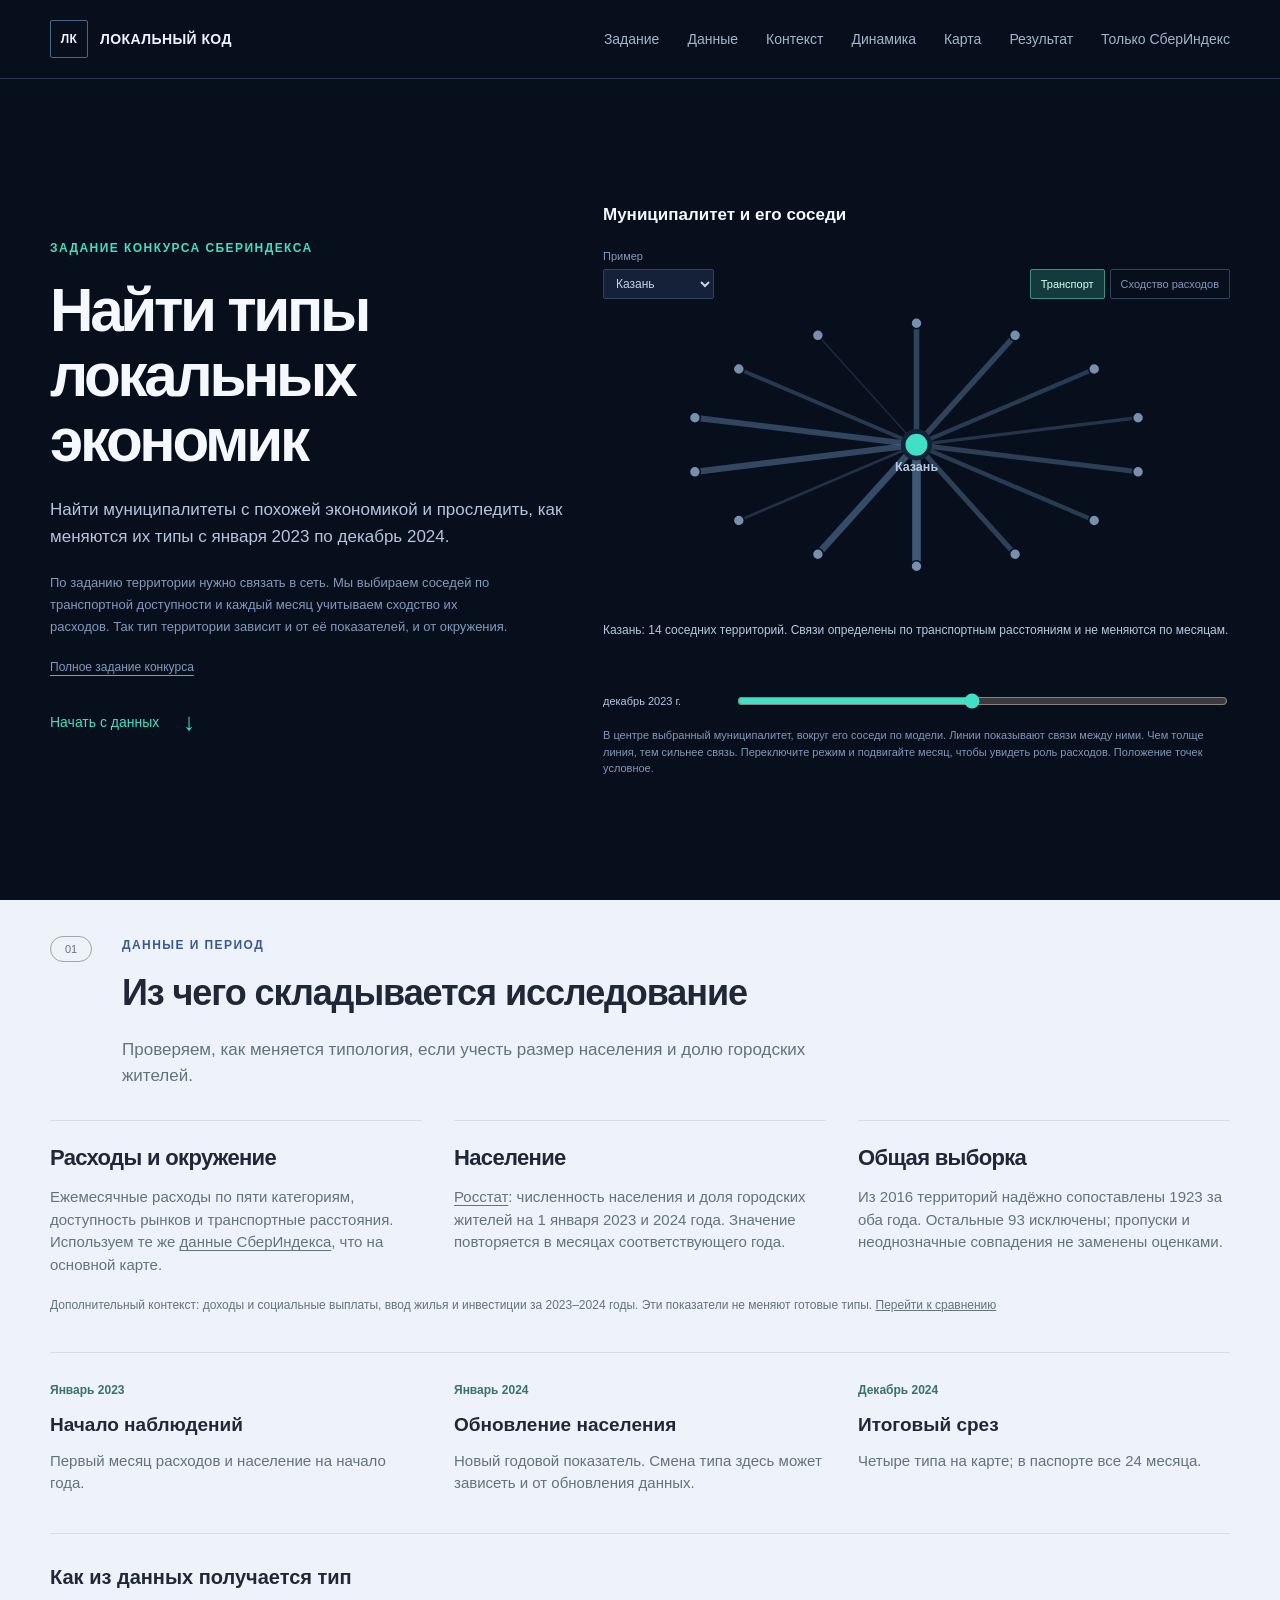
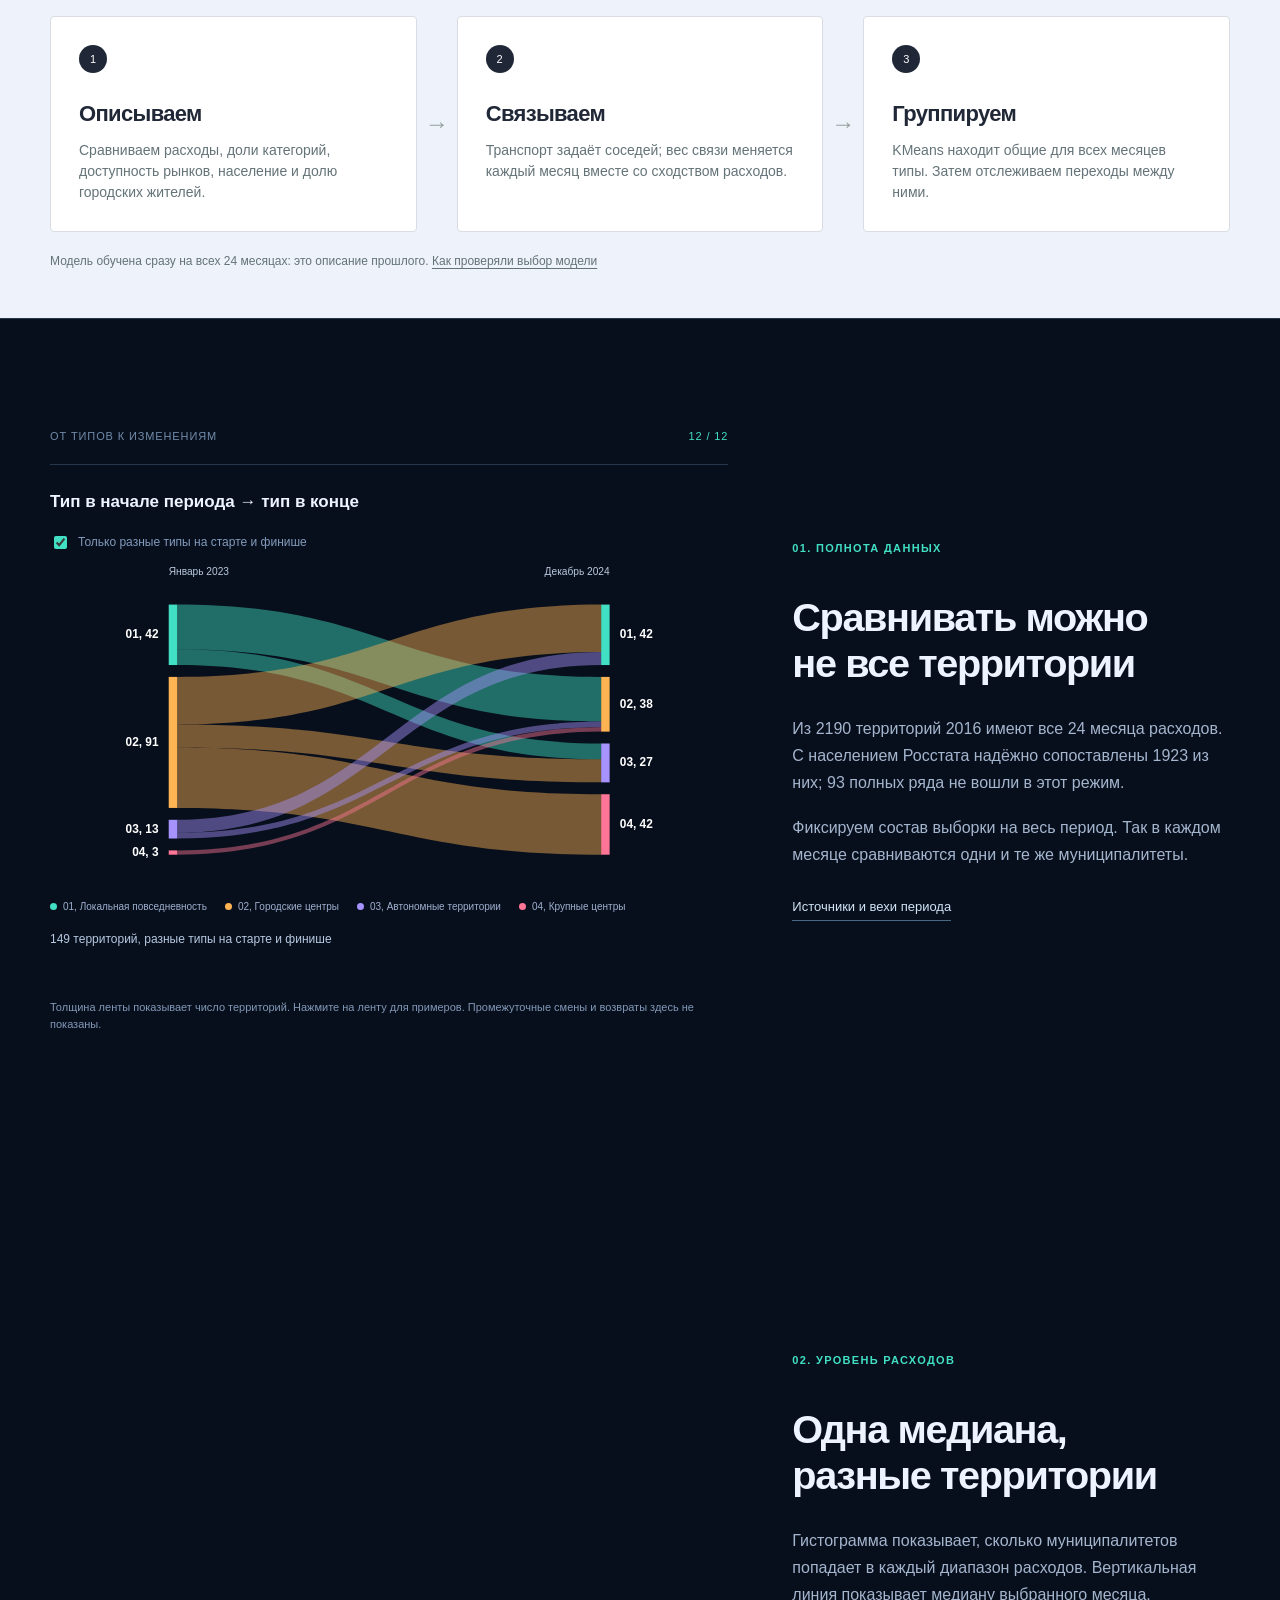
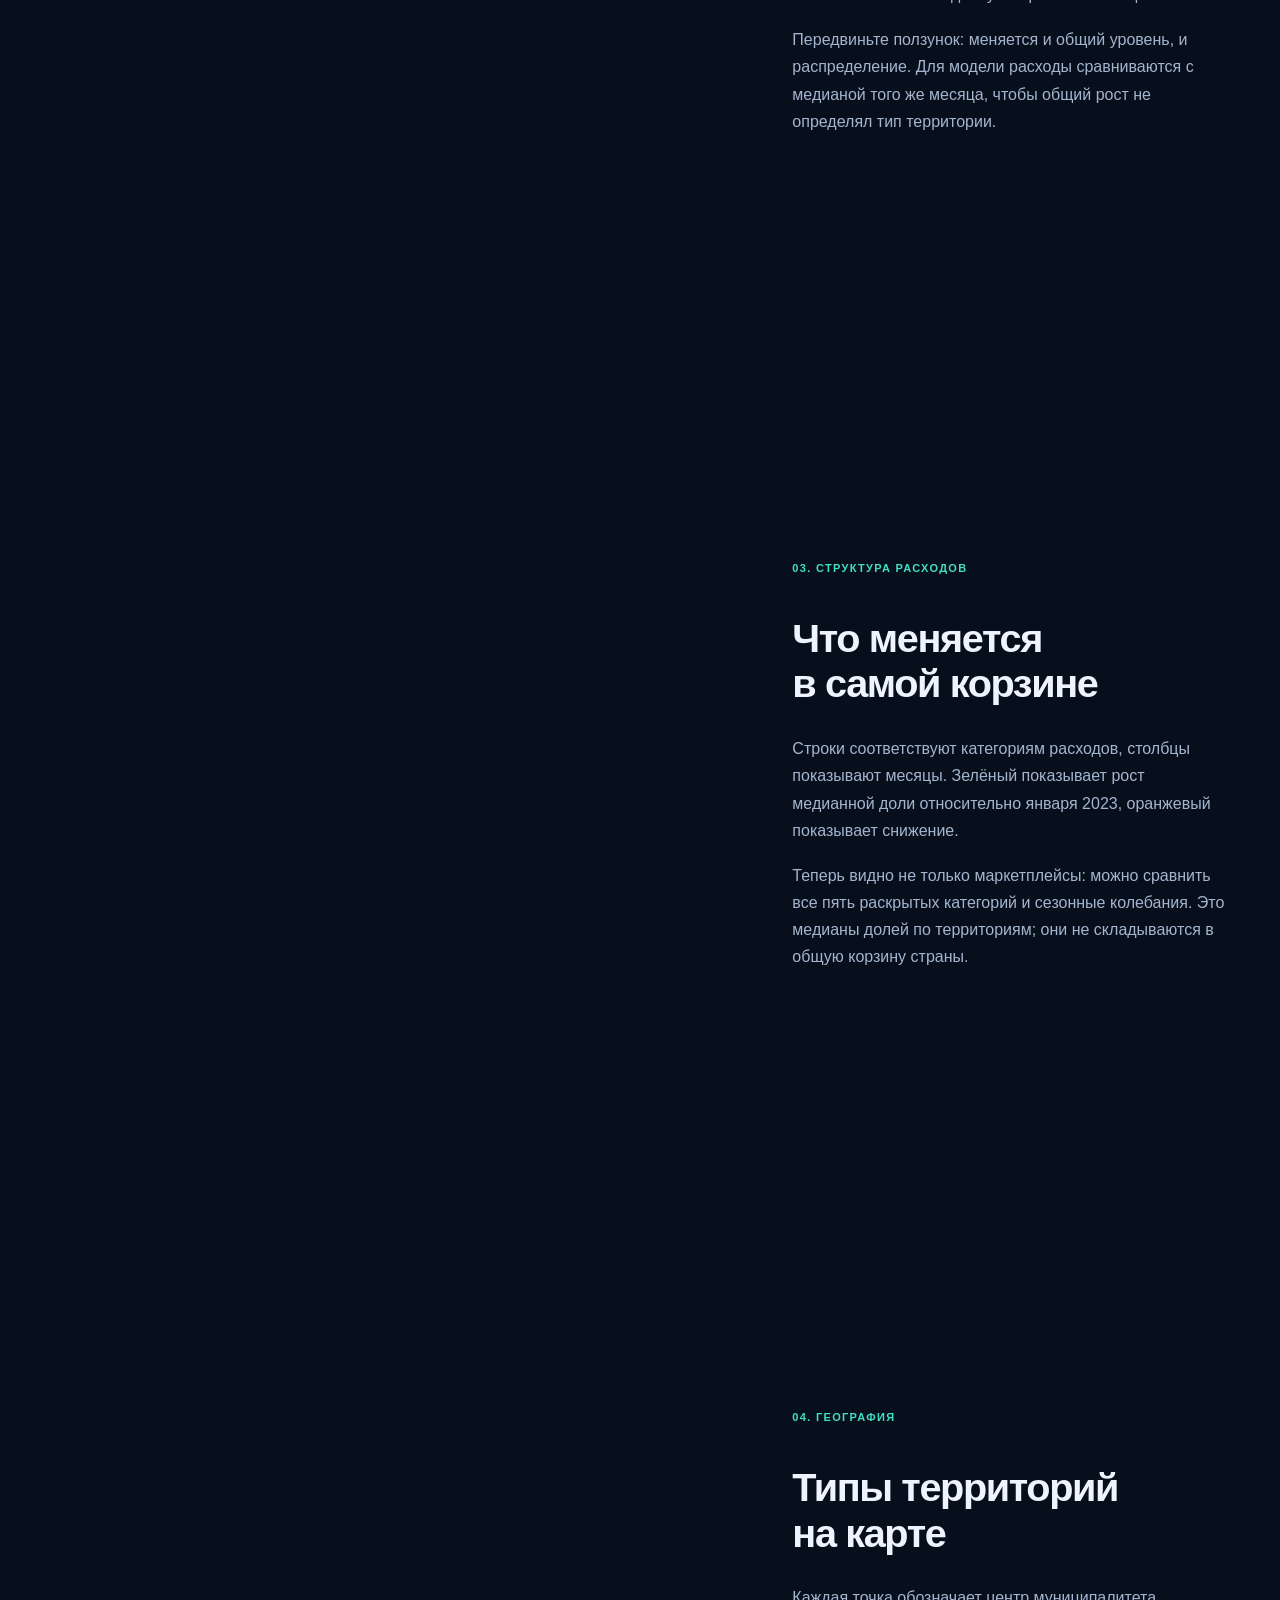
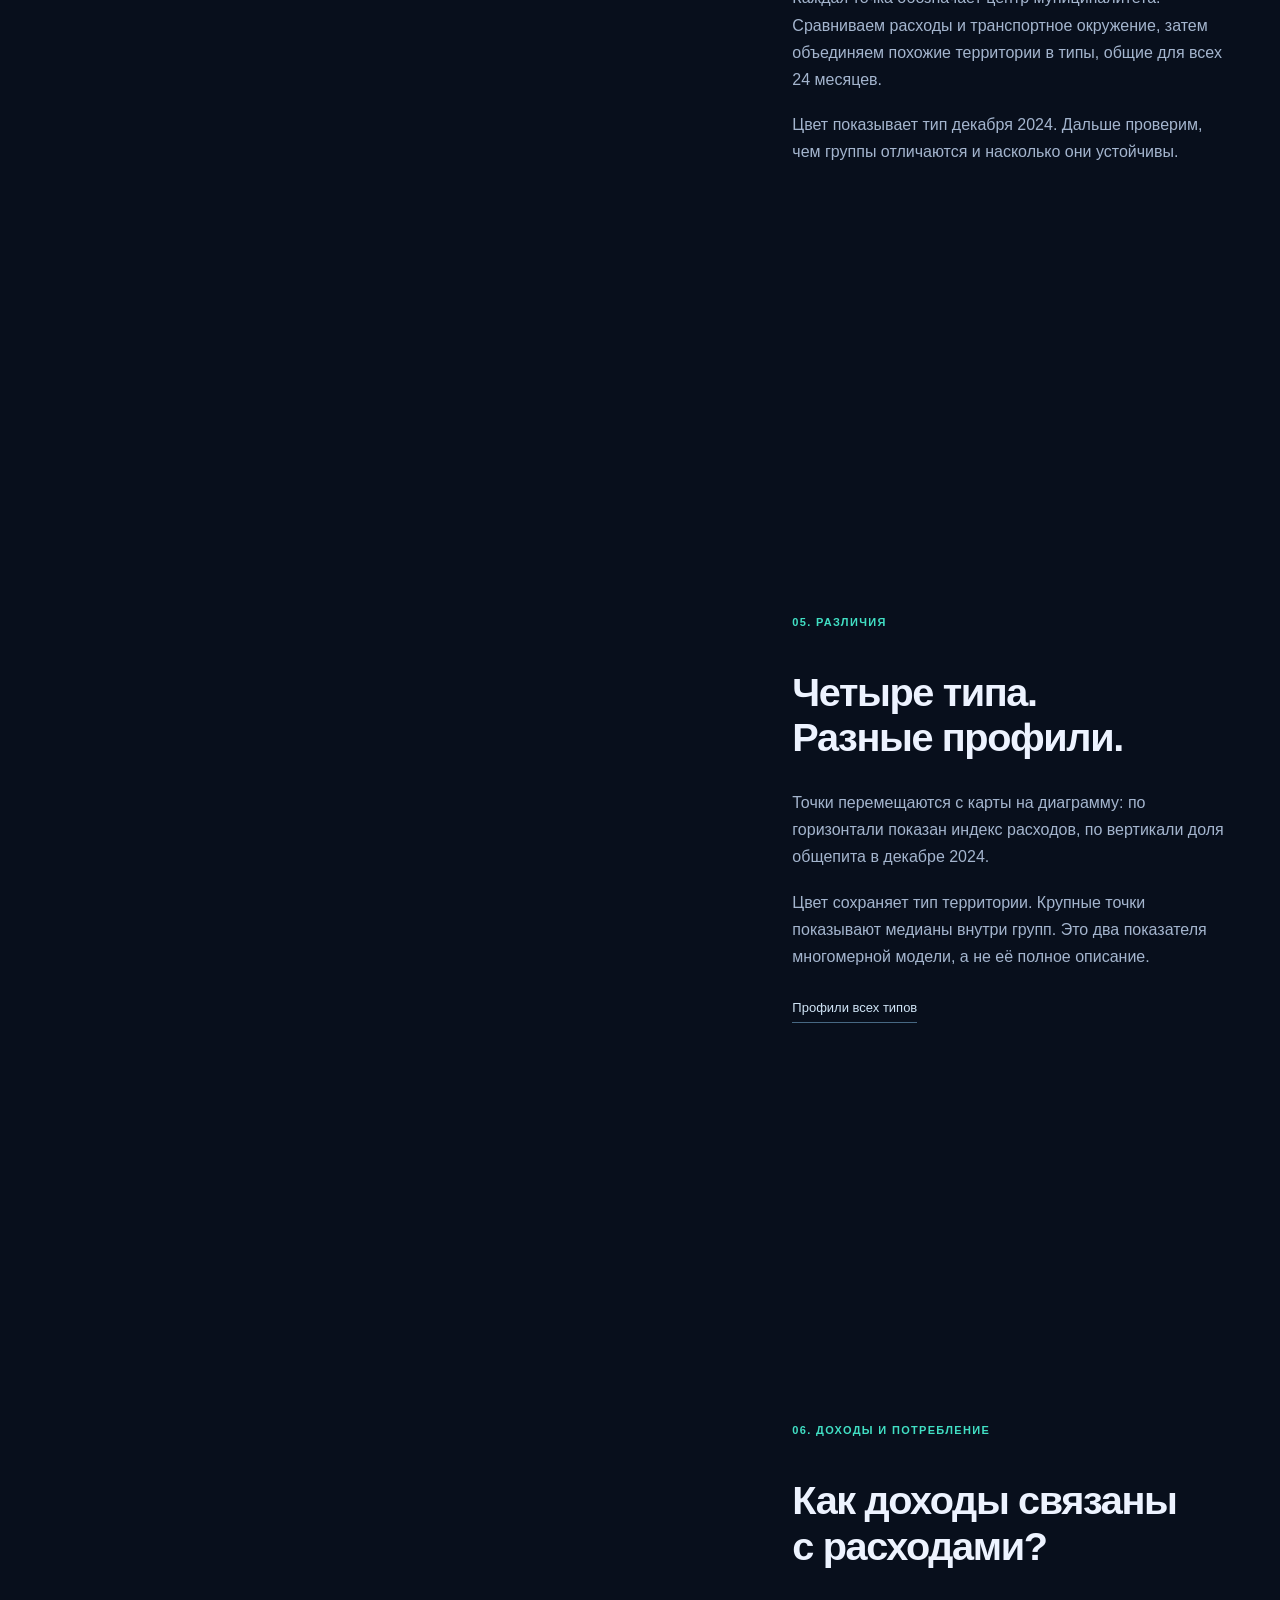
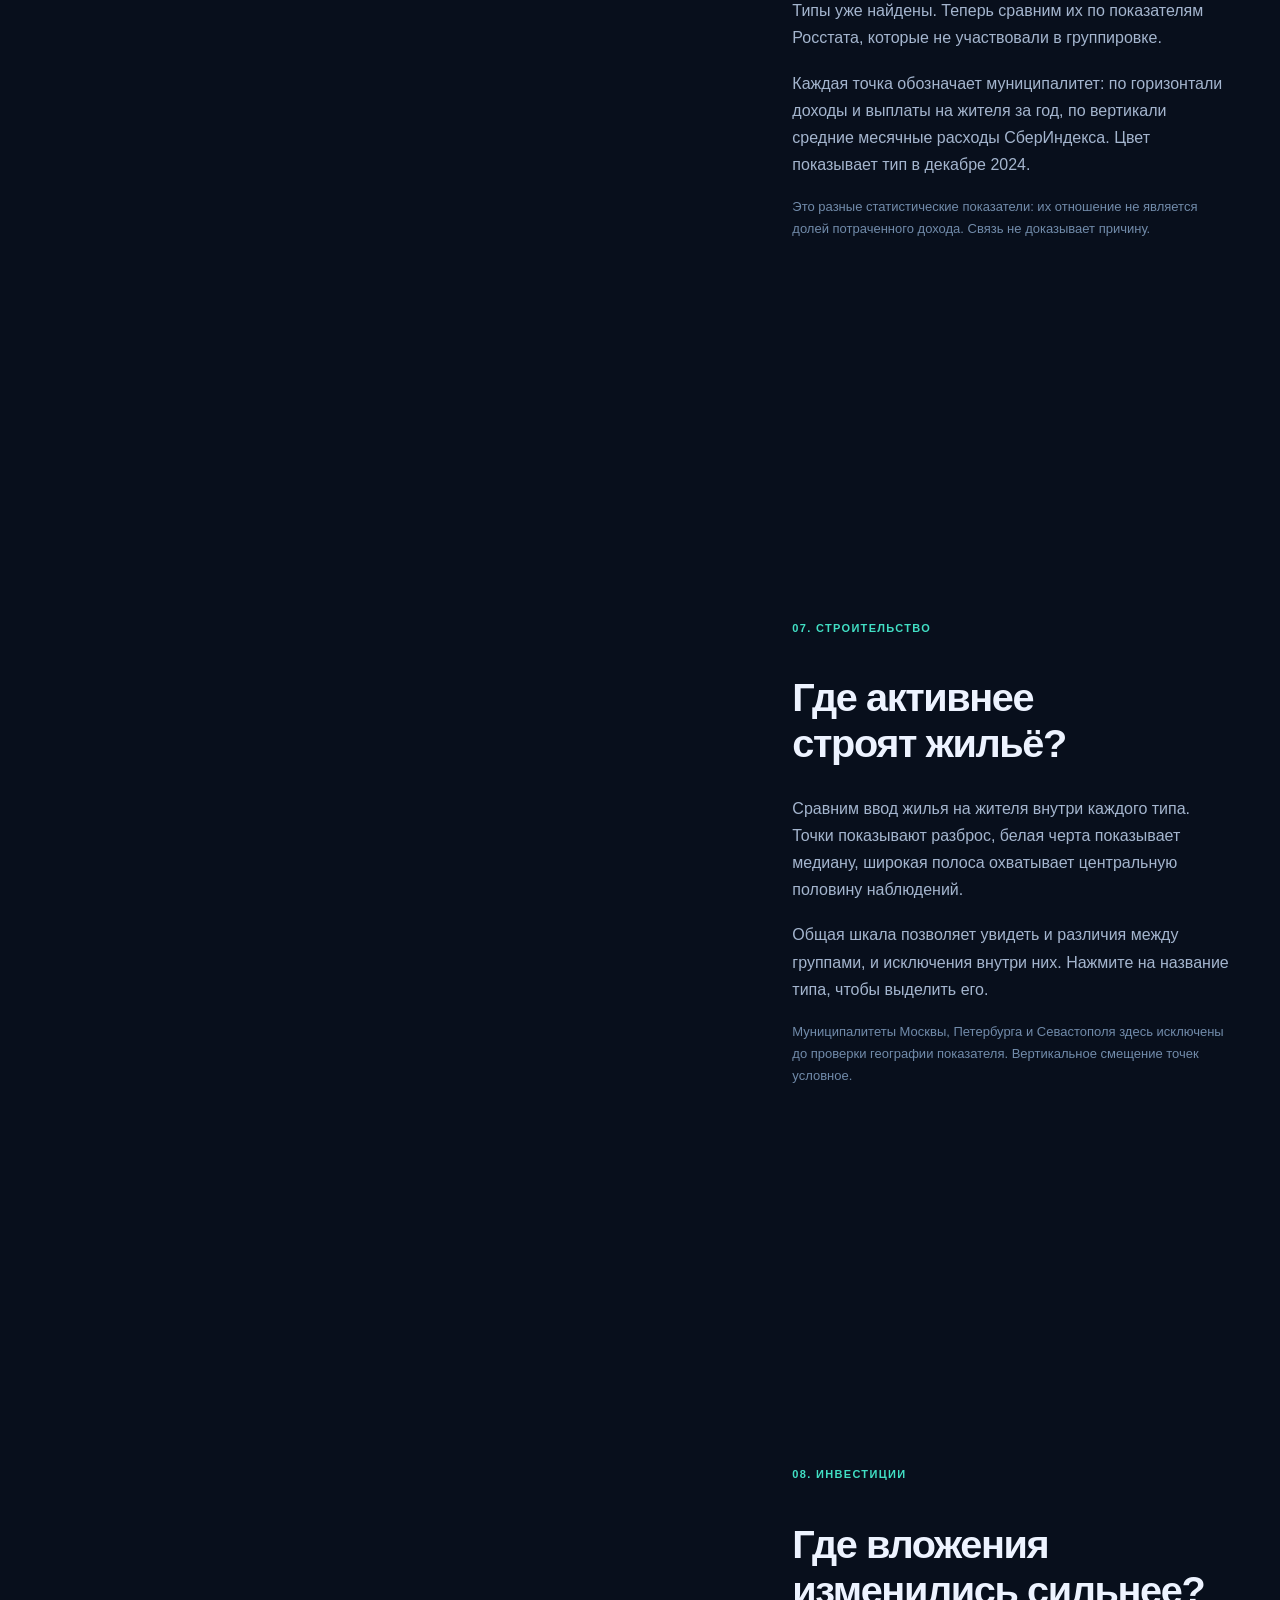
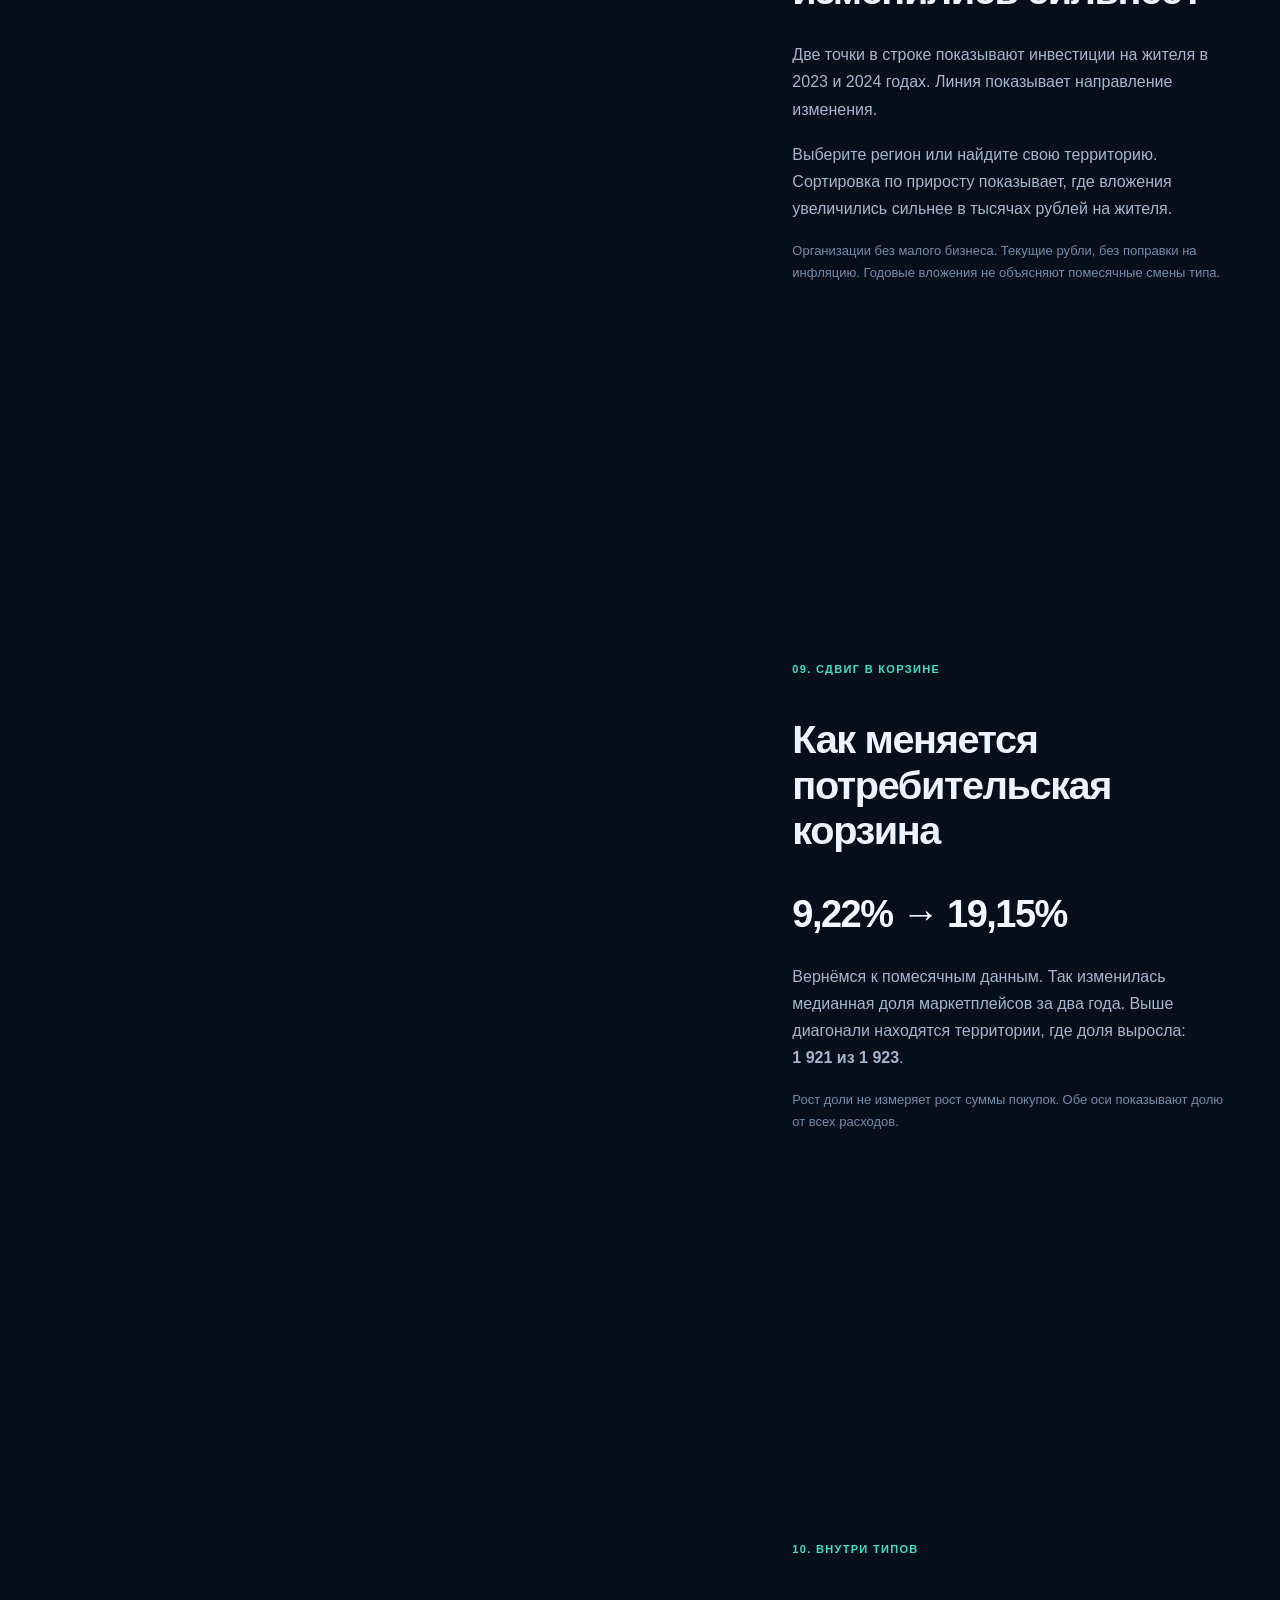
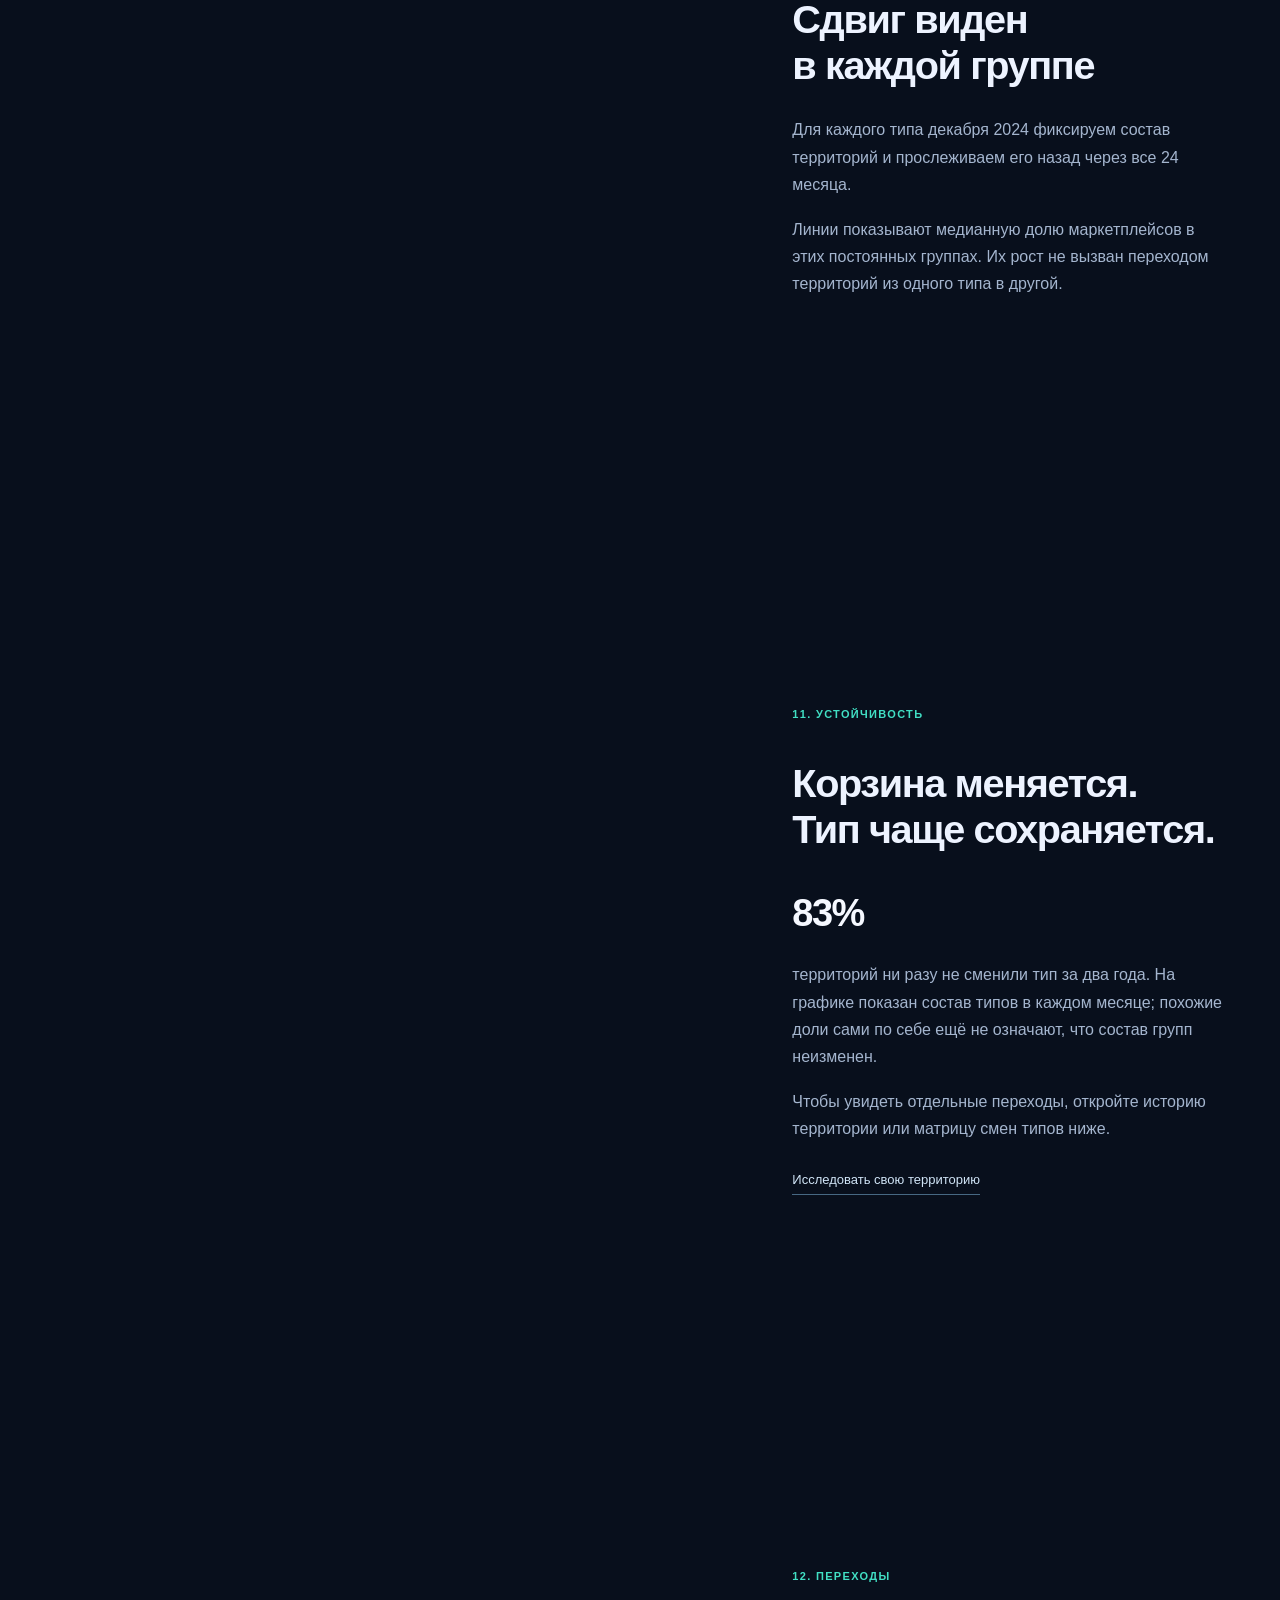
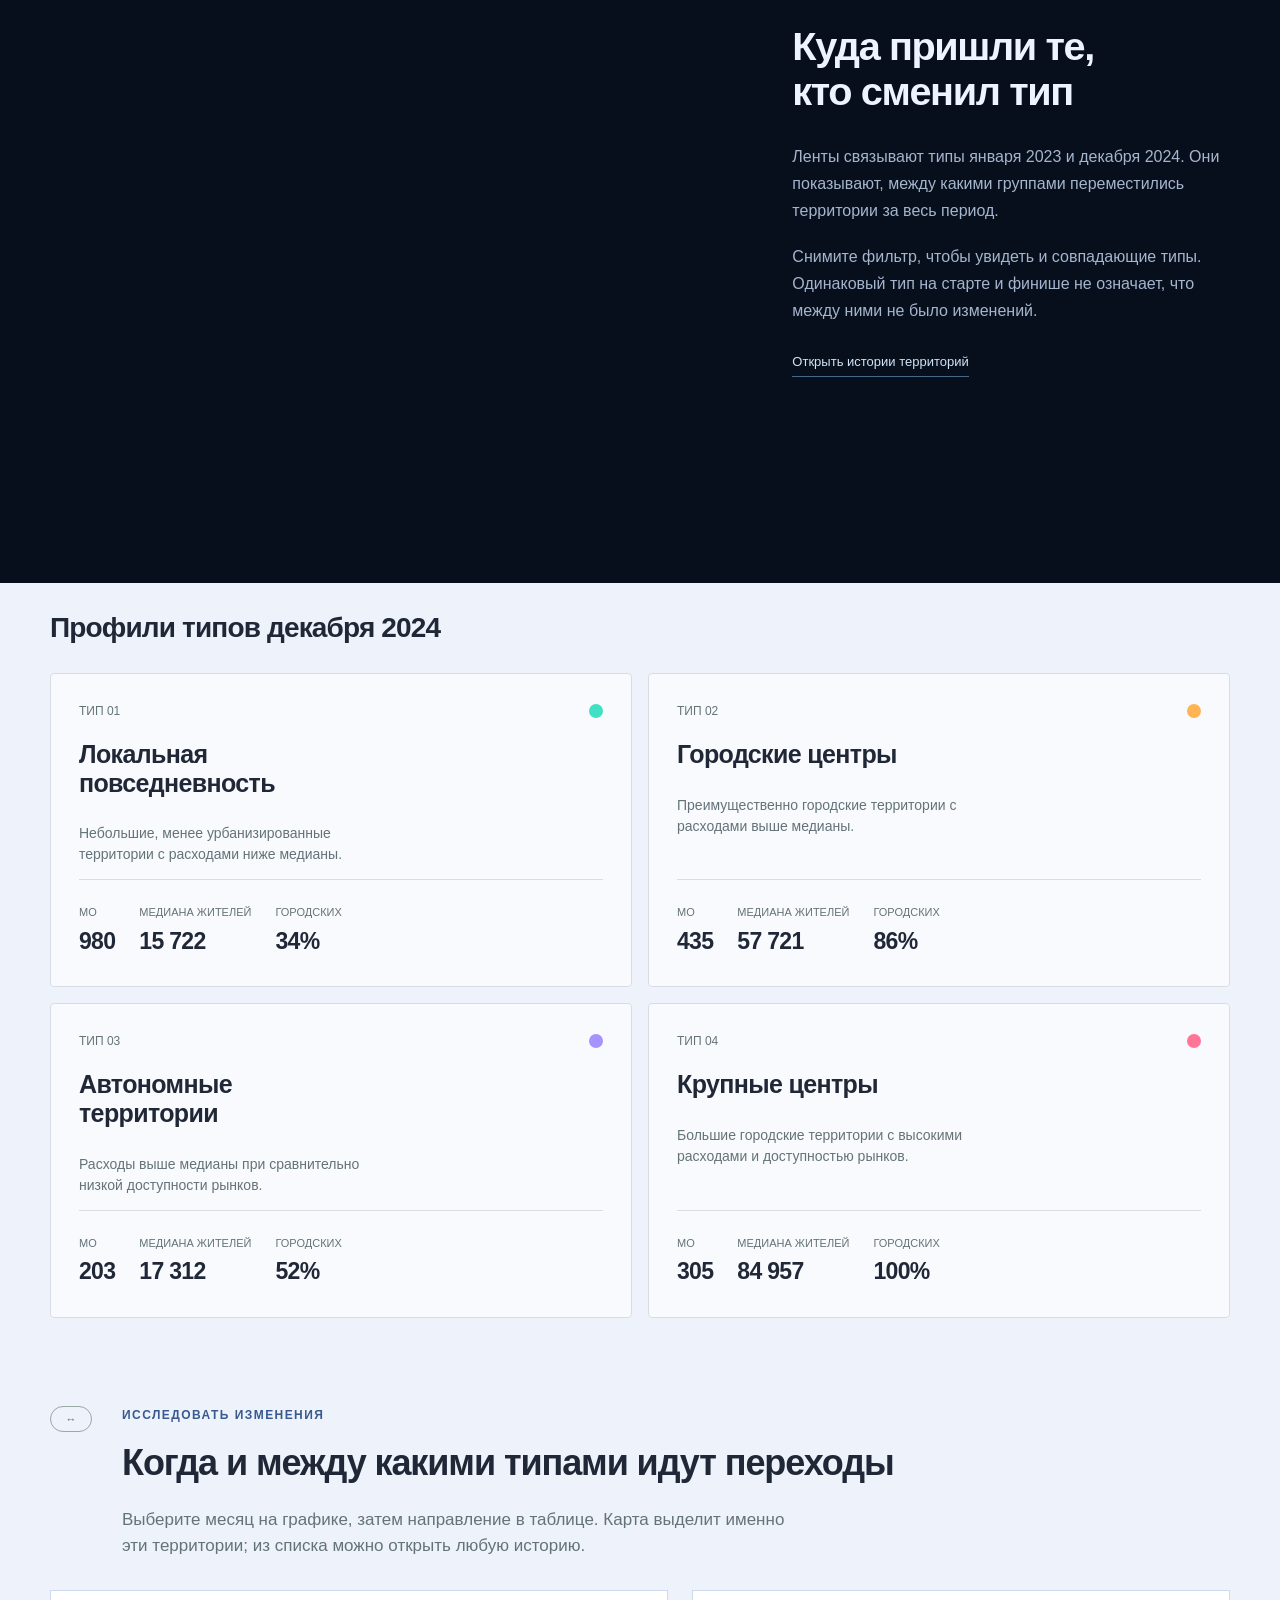
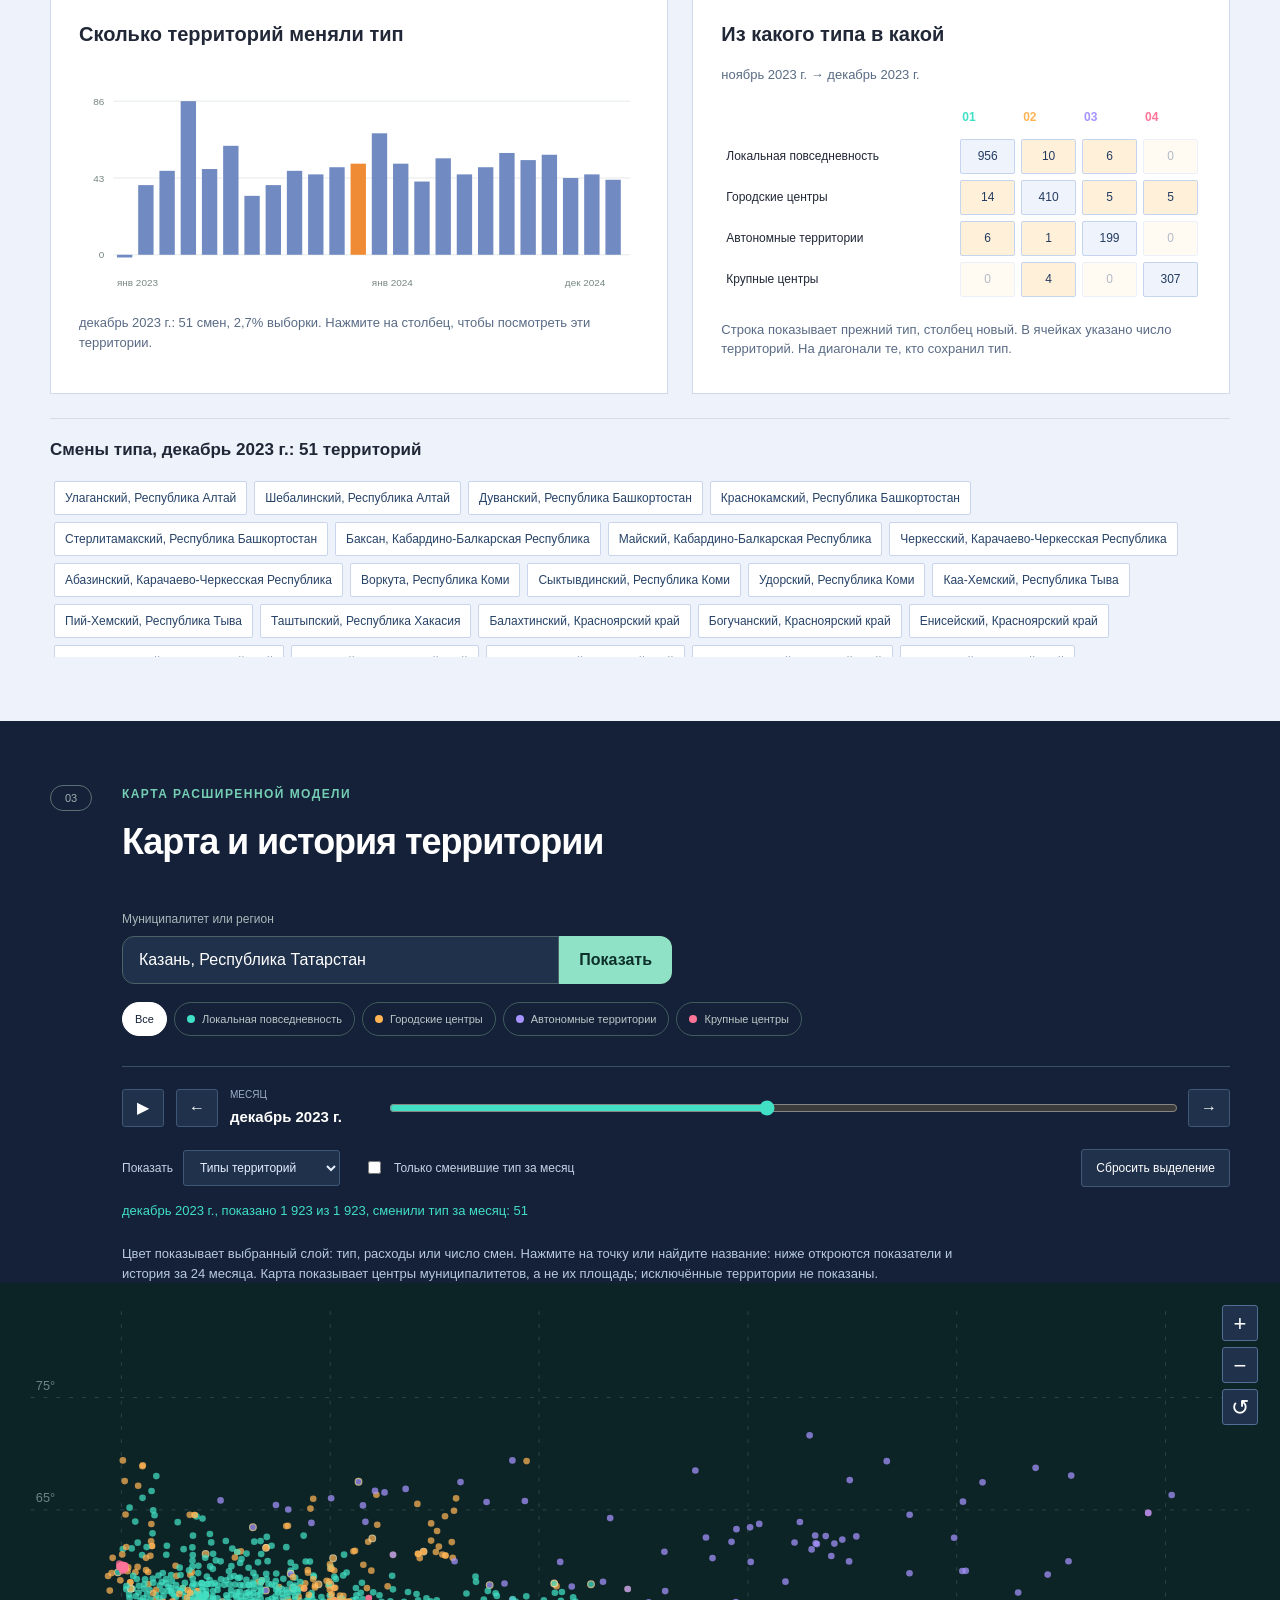
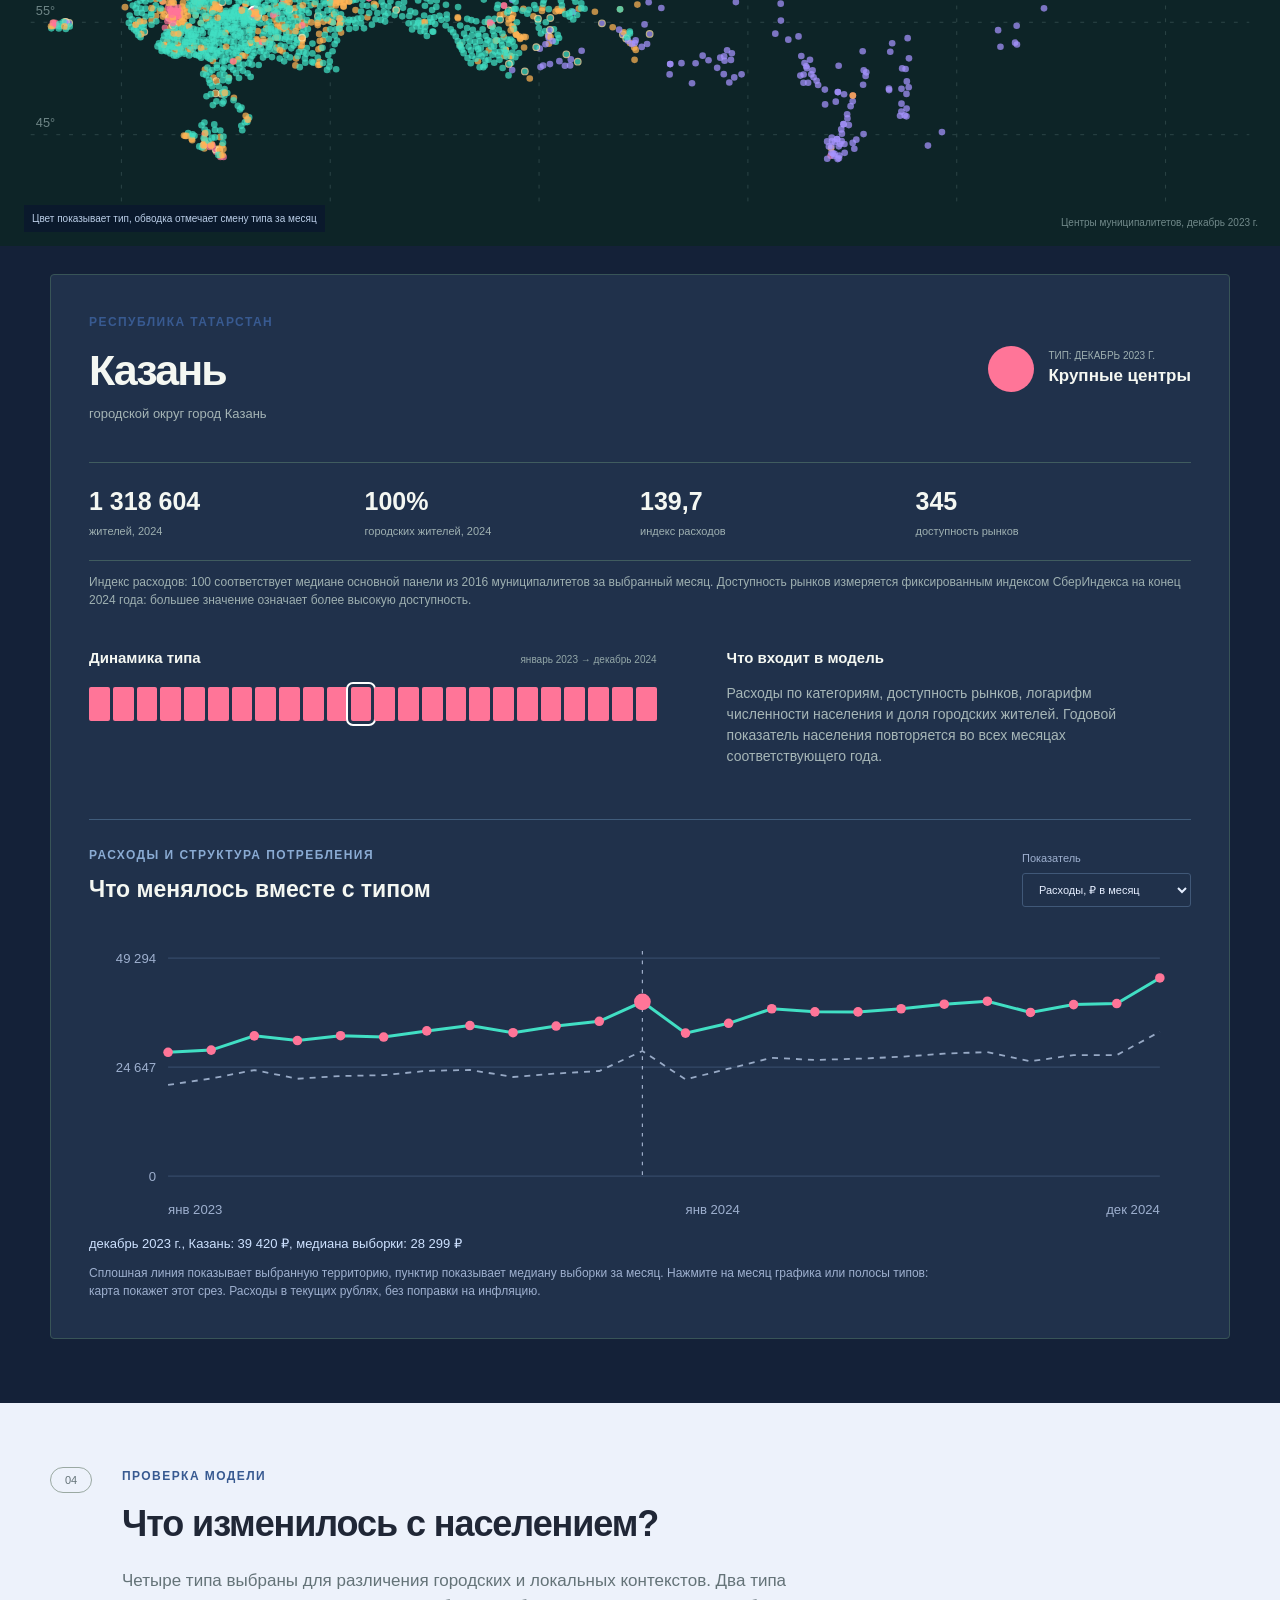
<file: site/external.html>
<!doctype html>
<html lang="ru">
<head>
  <meta charset="utf-8">
  <meta name="viewport" content="width=device-width, initial-scale=1">
  <meta name="description" content="Карта муниципальных экономик: СберИндекс и население Росстата">
  <title>Локальный код: СберИндекс + Росстат</title>
  <link rel="stylesheet" href="styles.css?v=17">
  <script src="overview.js?v=10" defer></script>
  <script src="rosstat.js?v=2" defer></script>
  <script src="app.js?v=12" defer></script><script src="external.js?v=9" defer></script>
</head>
<body data-mode="population">
  <header class="topbar">
    <a class="brand" href="#top" aria-label="Локальный код: на главную"><span class="brand-mark">ЛК</span><span>Локальный код</span></a>
    <nav aria-label="Навигация по странице">
      <a href="#brief">Задание</a>
      <a href="#data-details">Данные</a>
      <a href="#income">Контекст</a>
      <a href="#dynamics">Динамика</a>
      <a href="#atlas">Карта</a>
      <a href="#result">Результат</a>
      <a href="index.html">Только СберИндекс</a>
    </nav>
  </header>

  <main id="top">
    <datalist id="context-places"></datalist>
    <section class="hero task-hero page-grid" id="brief">
      <div class="hero-copy">
        <p class="eyebrow">Задание конкурса СберИндекса</p>
        <h1>Найти типы<br>локальных экономик</h1>
        <p class="hero-lead">Найти муниципалитеты с похожей экономикой и проследить, как меняются их типы с января 2023 по декабрь 2024.</p>
        <p class="brief-definition">По заданию территории нужно связать в сеть. Мы выбираем соседей по транспортной доступности и каждый месяц учитываем сходство их расходов. Так тип территории зависит и от её показателей, и от окружения.</p>
        <a class="brief-source" href="https://sber.ru/sberindex/konkurs_sberindex#claster" target="_blank" rel="noopener">Полное задание конкурса</a>
        <a class="scroll-cue" href="#data-details">Начать с данных <span aria-hidden="true">↓</span></a>
      </div>
      <figure class="brief-network">
        <figcaption>Муниципалитет и его соседи</figcaption>
        <div class="research-controls"><label for="network-place">Пример<select id="network-place"></select></label><div class="research-switch" id="network-layer"><button type="button" data-layer="transport" aria-pressed="true">Транспорт</button><button type="button" data-layer="economic" aria-pressed="false">Сходство расходов</button></div></div>
        <svg id="network-chart" viewBox="0 0 800 390" role="img" aria-label="Выбранный муниципалитет и связанные с ним территории"></svg>
        <p class="research-readout" id="network-readout" aria-live="polite"></p>
        <div class="research-time"><label for="network-month"><output id="network-month-label">декабрь 2023</output></label><input id="network-month" type="range" min="0" max="23" value="11" aria-label="Месяц примера сети"></div>
        <p class="studio-help">В центре выбранный муниципалитет, вокруг его соседи по модели. Линии показывают связи между ними. Чем толще линия, тем сильнее связь. Переключите режим и подвигайте месяц, чтобы увидеть роль расходов. Положение точек условное.</p>
      </figure>
    </section>

    <section class="data-section page-grid" id="data-details">
      <div class="section-heading"><span class="section-number">01</span><div><p class="eyebrow">Данные и период</p><h2>Из чего складывается исследование</h2></div></div>
      <p class="section-lead">Проверяем, как меняется типология, если учесть размер населения и долю городских жителей.</p>
      <div class="data-grid">
        <article><h3>Расходы и окружение</h3><p>Ежемесячные расходы по пяти категориям, доступность рынков и транспортные расстояния. Используем те же <a href="https://sberindex.ru/ru/research/data-sense-opisanie-nabora-dannikh-khakatona-sberindeksa-po-munitsipalnim-dannim">данные СберИндекса</a>, что на основной карте.</p></article>
        <article><h3>Население</h3><p><a href="https://rosstat.gov.ru/compendium/document/13282">Росстат</a>: численность населения и доля городских жителей на 1 января 2023 и 2024 года. Значение повторяется в месяцах соответствующего года.</p></article>
        <article><h3>Общая выборка</h3><p>Из 2016 территорий надёжно сопоставлены 1923 за оба года. Остальные 93 исключены; пропуски и неоднозначные совпадения не заменены оценками.</p></article>
      </div>
      <p class="chart-note">Дополнительный контекст: доходы и социальные выплаты, ввод жилья и инвестиции за 2023–2024 годы. Эти показатели не меняют готовые типы. <a href="#income">Перейти к сравнению</a></p>
      <ol class="period-line" aria-label="Вехи периода наблюдений">
        <li><time>Январь 2023</time><strong>Начало наблюдений</strong><p>Первый месяц расходов и население на начало года.</p></li>
        <li><time>Январь 2024</time><strong>Обновление населения</strong><p>Новый годовой показатель. Смена типа здесь может зависеть и от обновления данных.</p></li>
        <li><time>Декабрь 2024</time><strong>Итоговый срез</strong><p>Четыре типа на карте; в паспорте все 24 месяца.</p></li>
      </ol>
      <section class="method-context" id="method"><h3>Как из данных получается тип</h3>
        <div class="method-story">
          <div class="method-step"><span>1</span><h3>Описываем</h3><p>Сравниваем расходы, доли категорий, доступность рынков, население и долю городских жителей.</p></div>
          <div class="method-arrow" aria-hidden="true">→</div>
          <div class="method-step"><span>2</span><h3>Связываем</h3><p>Транспорт задаёт соседей; вес связи меняется каждый месяц вместе со сходством расходов.</p></div>
          <div class="method-arrow" aria-hidden="true">→</div>
          <div class="method-step"><span>3</span><h3>Группируем</h3><p>KMeans находит общие для всех месяцев типы. Затем отслеживаем переходы между ними.</p></div>
        </div>
        <p class="chart-note">Модель обучена сразу на всех 24 месяцах: это описание прошлого. <a href="#comparison">Как проверяли выбор модели</a></p>
      </section>
    </section>

    <section class="scroll-story" aria-label="История исследования">
      <div class="story-layout page-grid">
        <div class="story-stage">
          <div class="story-status"><span id="story-chapter">Анализ данных</span><span id="story-progress">01 / 12</span></div>
          <figure class="studio story-panel" data-panel="points">
            <figcaption id="studio-title">География типов, декабрь 2024</figcaption>
            <svg id="studio-chart" viewBox="0 0 800 410" role="img" aria-label="Центры муниципалитетов"><g id="studio-axes"></g><g id="studio-points"></g><g id="studio-labels"></g></svg>
            <div id="studio-tooltip" class="studio-tooltip" hidden></div>
            <div id="studio-legend" class="studio-legend"></div>
            <p id="studio-insight" class="studio-insight"></p>
            <p class="studio-help">Наведите на точку для подробностей. Нажмите, чтобы открыть историю территории на карте ниже.</p>
          </figure>
          <figure class="story-panel story-cohorts" data-panel="cohorts" hidden>
            <figcaption id="cohort-title">Доля маркетплейсов по типам</figcaption>
            <svg id="cohort-chart" viewBox="0 0 850 330" role="img" aria-label="Доли маркетплейсов за 24 месяца"></svg>
            <div id="cohort-readout" class="cohort-readout"></div>
            <p class="studio-help">Нажмите на тип или месяц, чтобы исследовать его на карте ниже.</p>
          </figure>
          <figure class="overview story-panel" data-panel="overview" hidden>
            <figcaption>Состав типов за 24 месяца</figcaption>
            <svg id="overview-chart" viewBox="0 0 480 220" role="img" aria-label="Доли типов по месяцам"></svg>
            <div id="overview-legend" class="overview-legend"></div>
            <p id="overview-month" class="overview-month"></p>
            <p id="overview-result" class="overview-result"></p>
          </figure>
          <figure class="story-panel" data-panel="coverage" hidden>
            <figcaption>От исходных данных к общей панели</figcaption>
            <div class="research-switch" id="coverage-filter"><button type="button" data-filter="all" aria-pressed="true">Все территории</button><button type="button" data-filter="included" aria-pressed="false">В модели</button><button type="button" data-filter="excluded" aria-pressed="false">Исключены</button></div>
            <svg id="coverage-chart" viewBox="0 0 800 355" role="img" aria-label="Полнота рядов муниципалитетов"></svg>
            <div class="research-legend" id="coverage-legend"></div>
            <p class="research-readout" id="coverage-readout" aria-live="polite"></p>
            <p class="studio-help">Каждая точка обозначает одну территорию. Наведите на неё, чтобы посмотреть полноту ряда; кнопки выделяют состав выборки.</p>
          </figure>
          <figure class="story-panel" data-panel="distribution" hidden>
            <figcaption>Распределение расходов по территориям</figcaption>
            <div class="research-time"><label for="distribution-month"><output id="distribution-month-label">декабрь 2023</output></label><input id="distribution-month" type="range" min="0" max="23" value="11" aria-label="Месяц распределения расходов"></div>
            <svg id="distribution-chart" viewBox="0 0 800 360" role="img" aria-label="Распределение расходов по муниципалитетам"></svg>
            <p class="research-readout" id="distribution-readout" aria-live="polite"></p>
            <div class="research-peers" id="distribution-peers"></div>
            <p class="studio-help">Столбец показывает диапазон расходов. Нажмите, чтобы увидеть примеры территорий. Ползунок меняет месяц. Расходы указаны в текущих рублях.</p>
          </figure>
          <figure class="story-panel" data-panel="calendar" hidden>
            <figcaption>Календарь изменения потребительской корзины</figcaption>
            <svg id="calendar-chart" viewBox="0 0 800 365" role="img" aria-label="Изменение медианных долей пяти категорий за 24 месяца"></svg>
            <p class="research-readout" id="calendar-readout" aria-live="polite"></p>
            <p class="studio-help">Цвет показывает изменение медианной доли относительно января 2023, в процентных пунктах. Нажмите на ячейку для точного значения.</p>
          </figure>
          <figure class="story-panel" data-panel="flows" hidden>
            <figcaption>Тип в начале периода → тип в конце</figcaption>
            <label class="research-check"><input id="flows-different" type="checkbox" checked> Только разные типы на старте и финише</label>
            <svg id="flows-chart" viewBox="0 0 800 410" role="img" aria-label="Потоки муниципалитетов между типами января 2023 и декабря 2024"></svg>
            <div class="research-legend" id="flows-legend"></div>
            <p class="research-readout" id="flows-readout" aria-live="polite"></p>
            <div class="research-peers" id="flows-peers"></div>
            <p class="studio-help">Толщина ленты показывает число территорий. Нажмите на ленту для примеров. Промежуточные смены и возвраты здесь не показаны.</p>
          </figure>
          <figure class="story-panel context-panel" data-panel="income" hidden>
            <figcaption>Доходы и потребление</figcaption>
            <div class="research-controls"><label>Год<select class="context-year" aria-label="Год: Доходы и потребление"><option>2023</option><option selected>2024</option></select></label></div>
            <svg id="income-chart" viewBox="0 0 800 385" role="img" aria-label="Доходы и потребление"></svg>
            <div class="context-legend studio-legend"></div>
            <p class="context-coverage"></p><a class="context-source" href="#rosstat-notes">Источник и исключения</a>

            <form class="context-search"><label for="income-search" class="context-search-label">Найти территорию</label><input id="income-search" list="context-places" placeholder="Муниципалитет, регион" autocomplete="off"><button type="submit">Выделить</button><button type="button" class="context-open" disabled>Открыть карту</button></form>
            <p class="context-readout research-readout" aria-live="polite">Загрузка данных Росстата…</p>
            <p class="studio-help">Доходы и выплаты: налогооблагаемые суммы и социальные выплаты. Горизонтальная шкала логарифмическая: равный шаг означает одинаковое отношение величин.</p>
          </figure>
          <figure class="story-panel context-panel" data-panel="housing" hidden>
            <figcaption>Ввод жилья по типам</figcaption>
            <div class="research-controls"><label>Год<select class="context-year" aria-label="Год: Ввод жилья по типам"><option>2023</option><option selected>2024</option></select></label></div>
            <svg id="housing-chart" viewBox="0 0 800 385" role="img" aria-label="Ввод жилья по типам"></svg>
            <div class="context-legend studio-legend"></div>
            <p class="context-coverage"></p><a class="context-source" href="#rosstat-notes">Источник и исключения</a>

            <form class="context-search"><label for="housing-search" class="context-search-label">Найти территорию</label><input id="housing-search" list="context-places" placeholder="Муниципалитет, регион" autocomplete="off"><button type="submit">Выделить</button><button type="button" class="context-open" disabled>Открыть карту</button></form>
            <p class="context-readout research-readout" aria-live="polite">Загрузка данных Росстата…</p>
            <p class="studio-help">Все значения показаны на одной линейной шкале; экстремальные наблюдения не обрезаны.</p>
          </figure>
          <figure class="story-panel context-panel" data-panel="investment" hidden>
            <figcaption>Инвестиции: 2023 → 2024</figcaption>
            <div class="research-controls"><label>Регион<select class="context-region"><option value="">Все регионы</option></select></label><label>Сортировка<select class="context-order"><option value="growth">По приросту</option><option value="level">По уровню 2024</option></select></label></div>
            <svg id="investment-chart" viewBox="0 0 800 385" role="img" aria-label="Инвестиции: 2023 → 2024"></svg>
            <div class="context-legend studio-legend"></div>
            <p class="context-coverage"></p><a class="context-source" href="#rosstat-notes">Источник и исключения</a>
            <p class="context-selection"></p>
            <form class="context-search"><label for="investment-search" class="context-search-label">Найти территорию</label><input id="investment-search" list="context-places" placeholder="Муниципалитет, регион" autocomplete="off"><button type="submit">Выделить</button><button type="button" class="context-open" disabled>Открыть карту</button></form>
            <p class="context-readout research-readout" aria-live="polite">Загрузка данных Росстата…</p>
            <p class="studio-help">Пустая точка обозначает 2023 год, заполненная 2024 год. Логарифмическая шкала: равный шаг означает одинаковое отношение величин.</p>
          </figure>
        </div>
        <div class="story-steps">
          <article class="story-step" id="data" data-panel="coverage" data-chapter="Анализ данных">
            <p class="eyebrow">01. Полнота данных</p>
            <h2>Сравнивать можно<br>не все территории</h2>
            <p>Из 2190 территорий 2016 имеют все 24 месяца расходов. С населением Росстата надёжно сопоставлены 1923 из них; 93 полных ряда не вошли в этот режим.</p>
            <p>Фиксируем состав выборки на весь период. Так в каждом месяце сравниваются одни и те же муниципалитеты.</p>
            <a class="story-detail-link" href="#data-details">Источники и вехи периода</a>
          </article>
          <article class="story-step" id="distribution" data-panel="distribution" data-chapter="Анализ данных">
            <p class="eyebrow">02. Уровень расходов</p>
            <h2>Одна медиана,<br>разные территории</h2>
            <p>Гистограмма показывает, сколько муниципалитетов попадает в каждый диапазон расходов. Вертикальная линия показывает медиану выбранного месяца.</p>
            <p>Передвиньте ползунок: меняется и общий уровень, и распределение. Для модели расходы сравниваются с медианой того же месяца, чтобы общий рост не определял тип территории.</p>
          </article>
          <article class="story-step" id="calendar" data-panel="calendar" data-chapter="Анализ данных">
            <p class="eyebrow">03. Структура расходов</p>
            <h2>Что меняется<br>в самой корзине</h2>
            <p>Строки соответствуют категориям расходов, столбцы показывают месяцы. Зелёный показывает рост медианной доли относительно января 2023, оранжевый показывает снижение.</p>
            <p>Теперь видно не только маркетплейсы: можно сравнить все пять раскрытых категорий и сезонные колебания. Это медианы долей по территориям; они не складываются в общую корзину страны.</p>
          </article>
          <article class="story-step" id="geography" data-panel="points" data-view="geo" data-chapter="От данных к типам">
            <p class="eyebrow">04. География</p>
            <h2>Типы территорий<br>на карте</h2>
            <p>Каждая точка обозначает центр муниципалитета. Сравниваем расходы и транспортное окружение, затем объединяем похожие территории в типы, общие для всех 24 месяцев.</p>
            <p>Цвет показывает тип декабря 2024. Дальше проверим, чем группы отличаются и насколько они устойчивы.</p>
          </article>
          <article class="story-step" id="types" data-panel="points" data-view="profile" data-metric="food_service_share">
            <p class="eyebrow">05. Различия</p>
            <h2>Четыре типа.<br>Разные профили.</h2>
            <p>Точки перемещаются с карты на диаграмму: по горизонтали показан индекс расходов, по вертикали доля общепита в декабре 2024.</p>
            <p>Цвет сохраняет тип территории. Крупные точки показывают медианы внутри групп. Это два показателя многомерной модели, а не её полное описание.</p>
            <a class="story-detail-link" href="#types-details">Профили всех типов</a>
          </article>
          <article class="story-step" id="income" data-panel="income" data-chapter="Контекст Росстата">
            <p class="eyebrow">06. Доходы и потребление</p>
            <h2>Как доходы связаны<br>с расходами?</h2>
            <p>Типы уже найдены. Теперь сравним их по показателям Росстата, которые не участвовали в группировке.</p>
            <p>Каждая точка обозначает муниципалитет: по горизонтали доходы и выплаты на жителя за год, по вертикали средние месячные расходы СберИндекса. Цвет показывает тип в декабре 2024.</p>
            <p class="story-note">Это разные статистические показатели: их отношение не является долей потраченного дохода. Связь не доказывает причину.</p>
          </article>
          <article class="story-step" id="housing" data-panel="housing" data-chapter="Контекст Росстата">
            <p class="eyebrow">07. Строительство</p>
            <h2>Где активнее<br>строят жильё?</h2>
            <p>Сравним ввод жилья на жителя внутри каждого типа. Точки показывают разброс, белая черта показывает медиану, широкая полоса охватывает центральную половину наблюдений.</p>
            <p>Общая шкала позволяет увидеть и различия между группами, и исключения внутри них. Нажмите на название типа, чтобы выделить его.</p>
            <p class="story-note">Муниципалитеты Москвы, Петербурга и Севастополя здесь исключены до проверки географии показателя. Вертикальное смещение точек условное.</p>
          </article>
          <article class="story-step" id="investment" data-panel="investment" data-chapter="Контекст Росстата">
            <p class="eyebrow">08. Инвестиции</p>
            <h2>Где вложения<br>изменились сильнее?</h2>
            <p>Две точки в строке показывают инвестиции на жителя в 2023 и 2024 годах. Линия показывает направление изменения.</p>
            <p>Выберите регион или найдите свою территорию. Сортировка по приросту показывает, где вложения увеличились сильнее в тысячах рублей на жителя.</p>
            <p class="story-note">Организации без малого бизнеса. Текущие рубли, без поправки на инфляцию. Годовые вложения не объясняют помесячные смены типа.</p>
          </article>
          <article class="story-step" id="basket" data-panel="points" data-view="change" data-metric="marketplace_share">
            <p class="eyebrow">09. Сдвиг в корзине</p>
            <h2>Как меняется<br>потребительская корзина</h2>
            <p class="story-key" id="story-shift"></p>
            <p>Вернёмся к помесячным данным. Так изменилась медианная доля маркетплейсов за два года. Выше диагонали находятся территории, где доля выросла: <strong id="story-growth"></strong>.</p>
            <p class="story-note">Рост доли не измеряет рост суммы покупок. Обе оси показывают долю от всех расходов.</p>
          </article>
          <article class="story-step" id="patterns" data-panel="cohorts" data-metric="marketplace_share">
            <p class="eyebrow">10. Внутри типов</p>
            <h2>Сдвиг виден<br>в каждой группе</h2>
            <p>Для каждого типа декабря 2024 фиксируем состав территорий и прослеживаем его назад через все 24 месяца.</p>
            <p>Линии показывают медианную долю маркетплейсов в этих постоянных группах. Их рост не вызван переходом территорий из одного типа в другой.</p>
          </article>
          <article class="story-step" id="stability" data-panel="overview">
            <p class="eyebrow">11. Устойчивость</p>
            <h2>Корзина меняется.<br>Тип чаще сохраняется.</h2>
            <p class="story-key" id="story-stable"></p>
            <p>территорий ни разу не сменили тип за два года. На графике показан состав типов в каждом месяце; похожие доли сами по себе ещё не означают, что состав групп неизменен.</p>
            <p>Чтобы увидеть отдельные переходы, откройте историю территории или матрицу смен типов ниже.</p>
            <a class="story-detail-link" href="#atlas">Исследовать свою территорию</a>
          </article>
          <article class="story-step" id="flows" data-panel="flows" data-chapter="От типов к изменениям">
            <p class="eyebrow">12. Переходы</p>
            <h2>Куда пришли те,<br>кто сменил тип</h2>
            <p>Ленты связывают типы января 2023 и декабря 2024. Они показывают, между какими группами переместились территории за весь период.</p>
            <p>Снимите фильтр, чтобы увидеть и совпадающие типы. Одинаковый тип на старте и финише не означает, что между ними не было изменений.</p>
            <a class="story-detail-link" href="#atlas">Открыть истории территорий</a>
          </article>
        </div>
      </div>
    </section>

    <section class="page-grid context-profiles" id="types-details"><h2>Профили типов декабря 2024</h2><div class="type-grid type-grid-four" id="cluster-cards"></div></section>

    <section class="dynamics page-grid" id="dynamics">
      <div class="section-heading"><span class="section-number">↔</span><div><p class="eyebrow">Исследовать изменения</p><h2>Когда и между какими типами идут переходы</h2></div></div>
      <p class="section-lead">Выберите месяц на графике, затем направление в таблице. Карта выделит именно эти территории; из списка можно открыть любую историю.</p>
      <div class="dynamics-grid">
        <article class="dynamics-plot"><h3>Сколько территорий меняли тип</h3><svg id="change-chart" viewBox="0 0 620 260" role="img" aria-label="Число смен типа по месяцам"></svg><p id="change-readout" aria-live="polite"></p></article>
        <article class="dynamics-plot"><h3>Из какого типа в какой</h3><p id="matrix-month"></p><div id="transition-matrix"></div><p class="chart-note">Строка показывает прежний тип, столбец новый. В ячейках указано число территорий. На диагонали те, кто сохранил тип.</p></article>
      </div>
      <div class="transition-selection"><h3 id="transition-title">Территории выбранного перехода</h3><div id="transition-list" class="transition-list"></div></div>
    </section>
    <section class="atlas-section" id="atlas">
      <div class="page-grid">
        <div class="section-heading section-heading-light"><span class="section-number">03</span><div><p class="eyebrow">Карта расширенной модели</p><h2>Карта и история территории</h2></div></div>
        <div class="atlas-toolbar">
          <form class="search" id="search-form"><label for="municipality-search">Муниципалитет или регион</label><div class="search-row"><input id="municipality-search" list="municipality-list" autocomplete="off" placeholder="Например, Казань"><datalist id="municipality-list"></datalist><button type="submit">Показать</button></div></form>
          <div class="filters" id="map-filters" aria-label="Фильтр по типу"></div>
        </div>
        <div class="time-controls">
          <button id="month-play" type="button" aria-label="Проиграть 24 месяца">▶</button>
          <button id="month-prev" type="button" aria-label="Предыдущий месяц">←</button>
          <label for="atlas-month">Месяц <output id="month-label">декабрь 2023</output></label>
          <input id="atlas-month" type="range" min="0" max="23" value="11" aria-label="Месяц на карте">
          <button id="month-next" type="button" aria-label="Следующий месяц">→</button>
        </div>
        <div class="layer-controls">
          <label for="map-layer">Показать <select id="map-layer"><option value="type">Типы территорий</option><option value="spend">Расходы, ₽ в месяц</option><option value="changes">Число смен типа</option></select></label>
          <label><input id="changed-only" type="checkbox"> Только сменившие тип за месяц</label>
          <button id="selection-reset" type="button">Сбросить выделение</button>
        </div>
        <p id="map-status" class="atlas-guide" aria-live="polite"></p>
        <p class="atlas-guide">Цвет показывает выбранный слой: тип, расходы или число смен. Нажмите на точку или найдите название: ниже откроются показатели и история за 24 месяца. Карта показывает центры муниципалитетов, а не их площадь; исключённые территории не показаны.</p>
      </div>
      <div class="map-wrap"><div class="map-zoom"><button id="map-zoom-in" aria-label="Приблизить карту">+</button><button id="map-zoom-out" aria-label="Отдалить карту">−</button><button id="map-reset" aria-label="Вся карта">↺</button></div><div id="map-scale" class="map-scale"></div><svg id="map" viewBox="0 0 1000 440" role="img" aria-label="Схематичная карта муниципалитетов России"></svg><div class="map-caption">Схематичное положение центров, декабрь 2023</div><div class="tooltip" id="map-tooltip" hidden></div></div>
      <article class="passport page-grid" id="passport" aria-live="polite">
        <div class="passport-title"><p class="eyebrow" id="passport-region"></p><h3 id="passport-name"></h3><p id="passport-full-name"></p></div>
        <div class="passport-type"><span class="type-dot" id="passport-dot"></span><div><small id="passport-date">Тип в декабре 2023</small><strong id="passport-cluster"></strong></div></div>
        <dl class="passport-metrics">
          <div><dt id="passport-population"></dt><dd>жителей, 2024</dd></div>
          <div><dt id="passport-urban"></dt><dd>городских жителей, 2024</dd></div>
          <div><dt id="passport-spend"></dt><dd>индекс расходов</dd></div>
          <div><dt id="passport-access"></dt><dd>доступность рынков</dd></div>
        </dl>
        <p class="passport-note">Индекс расходов: 100 соответствует медиане основной панели из 2016 муниципалитетов за выбранный месяц. Доступность рынков измеряется фиксированным индексом СберИндекса на конец 2024 года: большее значение означает более высокую доступность.</p>
        <div class="timeline-block"><div class="timeline-heading"><h4>Динамика типа</h4><span>январь 2023 → декабрь 2024</span></div><div class="timeline" id="passport-timeline"></div></div>
        <div class="comparables-block"><div class="timeline-heading"><h4>Что входит в модель</h4></div><p class="external-note">Расходы по категориям, доступность рынков, логарифм численности населения и доля городских жителей. Годовой показатель населения повторяется во всех месяцах соответствующего года.</p></div>
        <div class="history-panel">
          <div class="history-heading"><div><p class="eyebrow">Расходы и структура потребления</p><h4>Что менялось вместе с типом</h4></div>
            <label for="history-metric">Показатель<select id="history-metric"><option value="spend">Расходы, ₽ в месяц</option><option value="spendIndex">Индекс расходов</option><option value="marketplace_share">Доля маркетплейсов, %</option><option value="grocery_share">Доля продуктов, %</option><option value="food_service_share">Доля общепита, %</option><option value="health_share">Доля здоровья, %</option><option value="transport_share">Доля транспорта, %</option></select></label>
          </div>
          <svg id="history-chart" viewBox="0 0 920 250" role="img" aria-label="Динамика расходов выбранного муниципалитета и медиана выборки"></svg>
          <p id="history-readout" class="history-readout" aria-live="polite"></p>
          <p class="history-note">Сплошная линия показывает выбранную территорию, пунктир показывает медиану выборки за месяц. Нажмите на месяц графика или полосы типов: карта покажет этот срез. Расходы в текущих рублях, без поправки на инфляцию.</p>
        </div>
      </article>
    </section>

    <section class="method page-grid" id="comparison">
      <div class="section-heading"><span class="section-number">04</span><div><p class="eyebrow">Проверка модели</p><h2>Что изменилось с населением?</h2></div></div>
      <p class="section-lead">Четыре типа выбраны для различения городских и локальных контекстов. Два типа лучше разделены по silhouette, но дают более грубую картину. Четыре типа выбраны по смыслу полученных профилей.</p>
      <p class="section-lead matched-note">При одинаковых 1923 территориях, четырёх типах и параметрах сети сходство разбиений без населения и с населением (ARI) составляет <strong id="matched-ari"></strong> в среднем за 24 месяца. Значение 1 означает полное совпадение. Основная карта использует три типа и 2016 территорий.</p>
      <div class="model-card"><div><p class="eyebrow">Четыре метода, K=4</p><h3>Один подход для двух карт</h3><p>Для расширенной карты сохранён динамический подход основной модели. Статическая сеть здесь немного лучше по всем трём показателям; выбор динамической модели сохраняет общий способ построения двух карт и не означает победу по метрикам.</p></div><div class="model-table-wrap"><table><thead><tr><th>Модель</th><th>SW ↑</th><th>ARI во времени ↑</th><th>Модулярность ↑</th></tr></thead><tbody id="model-table"></tbody></table></div></div>
      <section class="density-card">
        <h3>Дополнительная проверка: плотные группы HDBSCAN</h3>
        <p>Для карты нужен тип каждой территории. HDBSCAN ищет только плотные группы и может оставить остальные без типа. На тех же признаках и динамической сети он охватывает около 45% территорий в среднем за месяц, поэтому для карты оставлен KMeans.</p>
        <div class="model-table-wrap"><table><thead><tr><th>Модель</th><th>Охват</th><th>Групп</th><th>SW ↑</th></tr></thead><tbody id="density-table"></tbody></table></div>
        <p class="chart-note">SW сравниваем на одних территориях: строка «KMeans, назначенные HDBSCAN» служит контролем. Параметры HDBSCAN: min_cluster_size=50, min_samples=10.</p>
      </section>

      <section class="cluster-chart-card"><div class="cluster-chart-content"><div class="cluster-chart-heading"><div><p class="eyebrow">K: число типов</p><h3>Как число типов влияет на показатели</h3></div><label for="cluster-chart-metric">Показатель<select id="cluster-chart-metric"><option value="silhouette">Silhouette</option><option value="temporalAri">ARI во времени</option><option value="modularity">Модулярность</option><option value="minClusterShare">Доля минимального кластера</option></select></label></div><svg id="cluster-chart" viewBox="0 0 760 300" role="img" aria-label="Метрики четырёх моделей по числу кластеров"></svg><div class="cluster-chart-legend" id="cluster-chart-legend"></div>
        <dl class="metric-glossary">
          <div><dt>SW / silhouette ↑</dt><dd>Насколько территории ближе к своему кластеру, чем к соседнему. Чем выше значение, тем лучше разделены группы.</dd></div>
          <div><dt>ARI во времени ↑</dt><dd>Сходство разбиений соседних месяцев с поправкой на случайность. Значение 1 означает полное совпадение.</dd></div>
          <div><dt>Модулярность ↑</dt><dd>Преобладание веса связей внутри кластеров по сравнению со случайной моделью графа.</dd></div>
          <div><dt>Доля минимального кластера</dt><dd>Доля территорий в самой маленькой группе. Помогает заметить слишком дробное разбиение.</dd></div>
        </dl>
        <p class="chart-note">Второй режим использует только территории с надёжным сопоставлением данных населения за оба года. Сравнивать абсолютные метрики с первым режимом без выравнивания панелей нельзя.</p></div></section>

      <p class="chart-note">Материалы: <a href="https://github.com/artemcd/sber-index/blob/main/reports/population_extension.md">методология</a>, <a href="https://github.com/artemcd/sber-index/blob/main/reports/model_comparison.md">все индексы качества</a>, <a href="https://github.com/artemcd/sber-index/blob/main/artifacts/external/monthly_clusters.csv">типы по месяцам, CSV</a>.</p>
      <section class="method-context" id="rosstat-notes"><h3>Росстат: источники и ограничения сравнения</h3>
        <p>Источник доходов и выплат: Росстат, таблица за 2023–2024 годы. Строительство и инвестиции взяты из БД ПМО Росстата в выгрузке «Если быть точным». Сопоставление по ОКТМО соответствующего года; для расчёта на жителя взято население на 1 января.</p>
        <p>В каждом графике показаны одни и те же территории за оба года. Не включены неоднозначные значения и записи без населения. Коды с объединениями, присоединениями или выделениями в истории исключены до проверки границ; дата изменения не всегда известна. В доходах нет наших территорий Москвы и Петербурга; покрытие кластеров неравномерно.</p>
        <p>Конфликты инвестиций: Жигулёвск, Кинель, Владикавказ. До проверки исключён необычно высокий доход Сарпинского района за 2024 год. Отсутствие записи не означает нулевое значение.</p>
        <p><a href="rosstat-data.json" download>Данные графиков и охват, JSON</a></p>
      </section>
      <div class="limits"><h3>Ограничения</h3><p>В модель добавлены население и доля городских жителей за 2023 и 2024 годы. Доходы, жильё и инвестиции показаны как внешний контекст. Зарплаты и отраслевая занятость пока не входят в модель. Несопоставленные территории исключены, поэтому охват составляет 1923 из 2016. Типы построены ретроспективно и не объясняют причины различий.</p></div>
    </section>
    <div class="page-grid"><p>Для основной типологии из трёх типов проведены <a href="index.html#research">проверки устойчивости, альтернативных сетей и связи с Росстатом</a>. Их результаты не переносятся на эту модель с четырьмя типами.</p></div>
    <section class="result-section" id="result">
      <div class="page-grid">
        <p class="eyebrow">Результат с учётом населения</p>
        <h2>Четыре типа экономик<br>на общей выборке территорий</h2>
        <div class="result-path">
          <div><h3>Какие данные добавили</h3><p>Население и долю городских жителей Росстата за 2023 и 2024 годы. Надёжно сопоставили 1923 территории из 2016.</p></div>
          <div><h3>Что проверили</h3><p>Варианты группировки и число типов от 2 до 8. Чтобы оценить роль населения, сравнили модели на одинаковых территориях при четырёх типах.</p></div>
          <div><h3>Какое решение выбрали</h3><p>KMeans с динамической сетью и четырьмя типами. Сохранили подход основной карты; статическая сеть здесь немного лучше по метрикам.</p></div>
        </div>
        <dl class="result-stats">
          <div><dt>1923</dt><dd>муниципалитета в типологии</dd></div>
          <div><dt>24</dt><dd>месяца истории у каждого</dd></div>
          <div><dt>1600</dt><dd>территорий без смен типа за два года</dd></div>
        </dl>
        <p class="result-finding">Население меняет состав групп: среднее сходство разбиений составляет 0,702 по ARI при полном совпадении 1. Получены профили четырёх типов и помесячная история каждой территории. Доходы, жильё и инвестиции помогают сравнивать эти типы и показаны отдельно от модели.</p>
        <div class="result-links"><a href="#atlas">Найти муниципалитет на карте</a><a href="external-data.json" download>Скачать данные карты, JSON</a><a href="index.html#result">Результат основного задания</a></div>
      </div>
    </section>
  </main>
  <footer><div><strong>Локальный код</strong><span>Расширенный режим</span></div><p>СберИндекс (CC BY-SA 4.0); <a href="https://rosstat.gov.ru/compendium/document/13282">Росстат, численность населения по муниципальным образованиям</a> на 1 января 2023 и 2024 года. Контекст: доходы, жильё и инвестиции Росстата; выгрузки БД ПМО предоставлены проектом «Если быть точным».</p><a href="https://github.com/artemcd/sber-index">Код и метод</a></footer>
  <noscript>Для интерактивной карты необходимо включить JavaScript.</noscript>
</body>
</html>
</file>
<file: site/styles.css>
:root {
  --ink: #202736;
  --muted: #647378;
  --paper: #edf2fb;
  --panel: #ffffff;
  --line: #d9dde3;
  --dark: #142138;
  --dark-soft: #20314b;
  --green: #41dfc4;
  --amber: #ffb454;
  --violet: #a693ff;
  --cluster-1: var(--green);
  --cluster-2: var(--amber);
  --cluster-3: var(--violet);
  --radius: 4px;
  color-scheme: light;
  font-family: -apple-system, BlinkMacSystemFont, "Segoe UI", sans-serif;
  font-synthesis: none;
}

* { box-sizing: border-box; }

html { scroll-behavior: smooth; }

body {
  margin: 0;
  color: var(--ink);
  background: var(--paper);
  line-height: 1.5;
  overflow-x: hidden;
}

a { color: inherit; }

button, input { font: inherit; }

button, a { -webkit-tap-highlight-color: transparent; }

.page-grid {
  width: min(1180px, calc(100% - 48px));
  margin-inline: auto;
}

.topbar {
  position: sticky;
  z-index: 10;
  top: 0;
  left: 0;
  right: 0;
  display: flex;
  align-items: center;
  justify-content: space-between;
  max-width: none;
  margin: 0 auto;
  padding: 20px max(24px, calc((100% - 1180px) / 2));
  color: #edf3ff;
  background: #080f1c;
}

.brand {
  display: inline-flex;
  align-items: center;
  gap: 12px;
  font-size: 14px;
  font-weight: 750;
  letter-spacing: .03em;
  text-decoration: none;
  text-transform: uppercase;
}

.brand-mark {
  display: grid;
  place-items: center;
  width: 38px;
  aspect-ratio: 1;
  border: 1px solid #4d6685;
  border-radius: 2px;
  font-size: 12px;
}

.topbar nav { display: flex; gap: 28px; }

.topbar nav a {
  color: #a4b5ce;
  font-size: 14px;
  text-decoration: none;
}

.topbar nav a:hover { color: #41dfc4; }

.hero {
  display: grid;
  grid-template-columns: .8fr 1.2fr;
  column-gap: 40px;
  width: 100%;
  padding: 50px max(24px, calc((100% - 1180px) / 2)) 38px;
  border-top: 1px solid #26384e;
  color: #f5f8ff;
  background: #080f1c;
}
.hero > .eyebrow, .hero h1, .hero-lead, .hero-copy { grid-column: 1; grid-row: 1; align-self: start; }
.overview { grid-column: 2; grid-row: 1 / 5; align-self: start; margin: 0; padding: 24px 0 0; border-top: 3px solid #41dfc4; }
.overview figcaption { font-size: 19px; font-weight: 700; }
.overview > p { color: #a4b5ce; font-size: 13px; }
#overview-chart { display: block; width: 100%; margin-top: 22px; }
.overview-legend { display: grid; grid-template-columns: 1fr 1fr; gap: 8px 16px; font-size: 11px; }
.overview-legend span { display: flex; align-items: center; gap: 8px; }
.overview-legend i { width: 9px; height: 9px; flex-shrink: 0; }
.overview .overview-result { margin: 18px 0 0; padding-top: 18px; border-top: 1px solid #30435c; color: #c5d3e6; }
.overview .overview-month { min-height: 38px; font-size: 11px; color: #8eeedd; }
.overview-legend button { display: flex; align-items: center; gap: 8px; padding: 4px 0; border: 0; color: #c5d3e6; background: transparent; text-align: left; font-size: 11px; cursor: pointer; }
.overview-legend button[aria-pressed="true"] { color: white; text-decoration: underline; }

.eyebrow {
  margin: 0 0 18px;
  color: #385a91;
  font-size: 12px;
  font-weight: 750;
  letter-spacing: .12em;
  text-transform: uppercase;
}

.hero h1 {
  margin: 0;
  font-family: inherit;
  font-size: 56px;
  font-weight: 750;
  letter-spacing: -.06em;
  line-height: 1.08;
}
.hero-lead { max-width: 580px; margin: 24px 0 0; color: #a4b5ce; font-size: 17px; line-height: 1.6; }
.hero-lead strong { color: #f5f8ff; font-weight: 650; }

.button {
  display: inline-flex;
  align-items: center;
  justify-content: center;
  min-height: 50px;
  padding: 0 24px;
  border-radius: 3px;
  font-size: 14px;
  font-weight: 700;
  text-decoration: none;
}

.button-primary { color: white; background: var(--ink); }

.button-primary:hover { background: #244149; }

.button-secondary { border: 1px solid #becbc2; }

.button-secondary:hover { background: white; }

.hero .eyebrow { color: #41dfc4; }
.hero .button-primary { color: #08151e; background: #41dfc4; }
.hero .button-secondary { border-color: #4d6685; }
.hero .button-secondary:hover { color: #080f1c; }



.intro, .signals, .method { padding-block: 64px; }

.data-section { padding: 36px 0 48px; }
.data-grid, .period-line { display: grid; grid-template-columns: repeat(3, 1fr); gap: 32px; }
.data-grid article { padding-top: 20px; border-top: 1px solid var(--line); }
.data-grid h3 { margin: 0 0 12px; font-size: 22px; letter-spacing: -.03em; }
.data-grid p, .period-line p { margin: 0; color: var(--muted); font-size: 15px; }
.data-grid a, .method-context a { text-underline-offset: 3px; }
.period-line { margin: 38px 0 0; padding: 24px 0 0; border-top: 1px solid var(--line); list-style: none; }
.period-line time { color: #397267; font-size: 12px; font-weight: 700; }
.period-line strong { display: block; margin: 10px 0; font-size: 19px; }
.method-context { margin-top: 38px; padding-top: 28px; border-top: 1px solid var(--line); }
.method-context > h3 { margin: 0; font-size: 20px; }
.method-context .method-story { margin: 24px 0 0; align-items: stretch; }
.method-context .method-arrow { align-self: center; }
.method-context .method-step { min-height: 180px; }
.method-context .method-step h3 { margin-top: 24px; }

.section-heading {
  display: grid;
  grid-template-columns: 72px 1fr;
  align-items: start;
}

.section-number {
  display: inline-grid;
  place-items: center;
  width: 42px;
  height: 26px;
  border: 1px solid #9aa9a2;
  border-radius: 999px;
  color: var(--muted);
  font-size: 11px;
}

.section-heading h2 {
  max-width: 850px;
  margin: 0;
  font-size: 36px;
  letter-spacing: -.03em;
  line-height: 1.15;
}

.section-lead {
  max-width: 690px;
  margin: 24px 0 32px 72px;
  color: var(--muted);
  font-size: 17px;
}

.type-grid {
  display: grid;
  grid-template-columns: repeat(3, 1fr);
  gap: 16px;
}

.type-grid-four { grid-template-columns: repeat(2, 1fr); }
.type-grid-four .type-card { min-height: 260px; }
.type-grid-four .type-card h3 { margin-top: 20px; }
.type-grid-four .type-card dl { margin-top: auto; }
.external-note { max-width: 430px; color: #a6b6b7; font-size: 14px; }
.matched-note { margin-top: -28px; font-size: 16px; }

.type-card {
  position: relative;
  display: flex;
  flex-direction: column;
  min-height: 300px;
  padding: 28px;
  border: 1px solid var(--line);
  border-radius: var(--radius);
  background: rgba(255,255,255,.62);
  overflow: hidden;
}

.type-card-head { display: flex; align-items: center; justify-content: space-between; }

.type-index { color: var(--muted); font-size: 12px; }

.type-swatch { width: 14px; height: 14px; border-radius: 50%; background: var(--cluster-color); }

.type-card h3 {
  max-width: 290px;
  margin: 20px 0 12px;
  font-size: 25px;
  letter-spacing: -.025em;
  line-height: 1.15;
}

.type-card > p { max-width: 320px; color: var(--muted); font-size: 14px; }

.type-card dl { display: flex; gap: 24px; margin: auto 0 0; padding-top: 24px; border-top: 1px solid var(--line); }

.type-card dl div { display: grid; }

.type-card dt { font-size: 23px; font-weight: 700; letter-spacing: -.03em; }

.type-card dd { order: -1; margin: 0 0 3px; color: var(--muted); font-size: 11px; text-transform: uppercase; }

.atlas-section {
  padding-block: 64px;
  color: #f4f7f2;
  background: var(--dark);
}

.section-heading-light .section-number { border-color: #597174; color: #9db0b1; }
.section-heading-light .eyebrow { color: #75cdb4; }
.section-heading-light h2 { color: white; }

.atlas-toolbar {
  display: grid;
  gap: 18px;
  margin: 48px 0 28px 72px;
}

.search { width: min(550px, 100%); }
.search label { display: block; margin-bottom: 8px; color: #a9b9ba; font-size: 12px; }
.search-row { display: flex; }
.search input {
  width: 100%;
  height: 48px;
  padding: 0 16px;
  border: 1px solid #496366;
  border-radius: 12px 0 0 12px;
  outline: none;
  color: white;
  background: var(--dark-soft);
}
.search input:focus { border-color: #8ed9c2; box-shadow: 0 0 0 3px rgba(69,197,161,.14); }
.search button {
  padding: 0 20px;
  border: 0;
  border-radius: 0 12px 12px 0;
  color: #0d302a;
  background: #8fe2c5;
  font-weight: 700;
  cursor: pointer;
}

.filters { display: flex; flex-wrap: wrap; gap: 7px; }

.filter {
  display: inline-flex;
  align-items: center;
  gap: 7px;
  min-height: 34px;
  padding: 0 12px;
  border: 1px solid #415c5f;
  border-radius: 999px;
  color: #bac8c8;
  background: transparent;
  font-size: 11px;
  cursor: pointer;
}

.filter span { width: 8px; height: 8px; border-radius: 50%; }
.filter[data-cluster="1"] span { background: var(--cluster-1); }
.filter[data-cluster="2"] span { background: var(--cluster-2); }
.filter[data-cluster="3"] span { background: var(--cluster-3); }
.filter:hover, .filter.is-active { color: var(--dark); border-color: white; background: white; }

.atlas-guide { max-width: 850px; margin: 24px 0 0 72px; color: #b8c9dd; font-size: 13px; }

.map-wrap {
  position: relative;
  width: min(1370px, 100%);
  margin: 0 auto;
  overflow: hidden;
  background: #0d2427;
}

#map { display: block; width: 100%; min-height: 380px; }
#map .grid-line { stroke: #30484a; stroke-width: .7; stroke-dasharray: 3 7; }
#map .map-label { fill: #6e8586; font-size: 10px; }
#map .municipality { cursor: pointer; transition: opacity .18s, r .18s; }
#map .municipality:hover, #map .municipality.is-selected { r: 5.5; stroke: white; stroke-width: 1.4; opacity: 1; }
#map .municipality.is-muted { opacity: .05; pointer-events: none; }

.map-caption {
  position: absolute;
  right: 22px;
  bottom: 16px;
  color: #71898a;
  font-size: 10px;
}

.tooltip {
  position: fixed;
  z-index: 20;
  max-width: 260px;
  padding: 10px 12px;
  border-radius: 10px;
  color: var(--ink);
  background: white;
  box-shadow: 0 12px 40px rgba(0,0,0,.24);
  font-size: 12px;
  pointer-events: none;
}

.tooltip strong { display: block; font-size: 13px; }
.tooltip span { color: var(--muted); }

.passport {
  display: grid;
  grid-template-columns: 1.1fr .9fr;
  gap: 38px 70px;
  margin-top: 28px;
  padding: 38px;
  border: 1px solid #385457;
  border-radius: var(--radius);
  background: var(--dark-soft);
}

.passport-title h3 { margin: 0; font-size: 43px; letter-spacing: -.045em; line-height: 1; }
.passport-title > p:last-child { margin: 12px 0 0; color: #a4b4b5; font-size: 13px; }

.passport-type { display: flex; align-items: center; gap: 14px; justify-self: end; }
.type-dot { width: 46px; height: 46px; border-radius: 50%; }
.passport-type div { display: grid; }
.passport-type small { color: #9eb0b1; font-size: 10px; text-transform: uppercase; }
.passport-type strong { font-size: 17px; }

.passport-metrics {
  display: grid;
  grid-column: 1 / -1;
  grid-template-columns: repeat(4, 1fr);
  margin: 0;
  border-block: 1px solid #405c5f;
}
.passport-metrics div { padding: 20px 16px 20px 0; }
.passport-metrics dt { font-size: 25px; font-weight: 700; }
.passport-metrics dd { margin: 3px 0 0; color: #9eb0b1; font-size: 11px; }
.passport-note { grid-column: 1 / -1; margin: -26px 0 0; color: #9eb0b1; font-size: 12px; }

.timeline-heading { display: flex; align-items: baseline; justify-content: space-between; gap: 12px; }
.timeline-heading h4 { margin: 0; font-size: 15px; }
.timeline-heading span { color: #93a7a8; font-size: 10px; }
.timeline { display: grid; grid-template-columns: repeat(24, 1fr); gap: 3px; margin-top: 18px; }
.timeline button { height: 34px; padding: 0; border: 0; border-radius: 2px; cursor: pointer; }
.timeline button.is-current { outline: 2px solid white; outline-offset: 3px; }

.comparables { display: grid; gap: 7px; margin-top: 14px; }
.comparable {
  display: flex;
  align-items: center;
  justify-content: space-between;
  gap: 12px;
  padding: 9px 11px;
  border: 1px solid #405c5f;
  border-radius: 10px;
  color: white;
  background: transparent;
  text-align: left;
  cursor: pointer;
}
.comparable:hover { border-color: #83cbb5; }
.comparable strong { font-size: 12px; }
.comparable span { color: #91a6a7; font-size: 10px; }

.signal-grid {
  display: grid;
  grid-template-columns: repeat(3, 1fr);
  gap: 16px;
}

.signal-card {
  padding: 28px;
  border: 1px solid var(--line);
  border-radius: var(--radius);
  background: white;
}

.signal-card-head { display: flex; justify-content: space-between; gap: 16px; color: var(--muted); font-size: 10px; text-transform: uppercase; }
.signal-card-head strong { color: var(--ink); font-weight: 650; }
.signal-card h3 { margin: 24px 0 3px; font-size: 30px; letter-spacing: -.04em; line-height: 1; }
.signal-region { margin: 0; color: var(--muted); font-size: 12px; }

.signal-path {
  display: grid;
  grid-template-columns: 1fr 22px 1fr;
  align-items: center;
  gap: 8px;
  margin-top: 38px;
}

.signal-path div { display: grid; grid-template-columns: 10px 1fr; gap: 2px 7px; align-items: center; }
.signal-path div > span { grid-row: 1 / 3; width: 9px; height: 9px; border-radius: 50%; background: var(--from-color); }
.signal-path div:last-child > span { background: var(--to-color); }
.signal-path small { color: var(--muted); font-size: 9px; text-transform: uppercase; }
.signal-path strong { font-size: 11px; line-height: 1.25; }
.signal-path b { color: #9aa8a3; font-size: 16px; font-weight: 400; }

.signal-facts { display: grid; grid-template-columns: 1fr 1fr; gap: 12px; margin: 30px 0 0; padding-top: 20px; border-top: 1px solid var(--line); }
.signal-facts div { display: grid; }
.signal-facts dt { font-size: 18px; font-weight: 700; }
.signal-facts dd { order: -1; margin: 0; color: var(--muted); font-size: 9px; text-transform: uppercase; }
.signal-open { margin-top: 24px; padding: 0; border: 0; border-bottom: 1px solid #9aaba5; color: var(--ink); background: transparent; font-size: 11px; font-weight: 700; cursor: pointer; }
.signal-open:hover { border-color: var(--ink); }

.signals-note { max-width: 760px; margin: 28px 0 0; color: var(--muted); font-size: 13px; }

.method-story {
  display: grid;
  grid-template-columns: 1fr 40px 1fr 40px 1fr;
  align-items: center;
  margin: 62px 0;
}
.method-step { min-height: 230px; padding: 28px; border: 1px solid var(--line); border-radius: var(--radius); background: white; }
.method-step > span { display: grid; place-items: center; width: 28px; height: 28px; border-radius: 50%; color: white; background: var(--ink); font-size: 11px; }
.method-step h3 { margin: 48px 0 10px; font-size: 22px; letter-spacing: -.03em; }
.method-step p { margin: 0; color: var(--muted); font-size: 14px; }
.method-arrow { color: #95a29d; font-size: 24px; text-align: center; }

.model-card {
  display: grid;
  grid-template-columns: .8fr 1.2fr;
  gap: 65px;
  padding: 42px;
  border-radius: var(--radius);
  color: white;
  background: var(--dark);
}
.model-card h3 { margin: 0; font-size: 31px; letter-spacing: -.04em; line-height: 1.1; }
.model-card p:not(.eyebrow) { color: #a6b6b7; font-size: 14px; }
.model-table-wrap { overflow-x: auto; }
.model-card table { width: 100%; border-collapse: collapse; font-size: 12px; }
.model-card th { padding: 10px 12px; color: #819697; font-size: 9px; font-weight: 600; text-align: right; text-transform: uppercase; }
.model-card th:first-child, .model-card td:first-child { text-align: left; }
.model-card td { padding: 12px; border-top: 1px solid #345053; text-align: right; }
.model-card tr.is-selected td { color: #a1ecd3; background: rgba(69,197,161,.08); }

.cluster-chart-card { margin-top: 18px; padding: 34px 40px; border: 1px solid var(--line); border-radius: var(--radius); background: white; }
.cluster-chart-heading { display: flex; align-items: end; justify-content: space-between; gap: 24px; }
.cluster-chart-heading h3 { margin: 0; font-size: 25px; letter-spacing: -.03em; }
.cluster-chart-heading label { display: grid; gap: 6px; color: var(--muted); font-size: 11px; }
.cluster-chart-heading select { min-width: 190px; padding: 10px 12px; border: 1px solid var(--line); border-radius: 8px; color: var(--ink); background: white; font: inherit; }
#cluster-chart { display: block; width: 100%; margin-top: 22px; overflow: visible; }
.chart-grid { stroke: #e3e9e6; stroke-width: 1; }
.chart-label { fill: #778783; font: 11px sans-serif; }
.chart-line { fill: none; stroke-width: 2.5; stroke-linecap: round; stroke-linejoin: round; }
.chart-point { stroke: white; stroke-width: 2; }
.cluster-chart-legend { display: flex; flex-wrap: wrap; gap: 12px 22px; margin-top: 8px; }
.cluster-chart-legend span { display: flex; align-items: center; gap: 8px; color: var(--muted); font-size: 12px; }
.cluster-chart-legend i { width: 9px; height: 9px; border-radius: 50%; }
.metric-glossary { display: grid; grid-template-columns: repeat(auto-fit, minmax(220px, 1fr)); gap: 16px 28px; margin: 24px 0 0; }
.metric-glossary div { padding-top: 12px; border-top: 1px solid var(--line); }
.metric-glossary dt { font-size: 13px; font-weight: 700; }
.metric-glossary dd { margin: 4px 0 0; color: var(--muted); font-size: 12px; }
.chart-note { margin: 20px 0 0; color: var(--muted); font-size: 12px; }

.density-card { margin-top: 18px; padding: 34px 40px; border: 1px solid var(--line); border-radius: var(--radius); background: white; }
.density-card h3 { margin: 0; font-size: 25px; letter-spacing: -.03em; }
.density-card > p:not(.eyebrow) { color: var(--muted); font-size: 13px; }
.density-card table { width: 100%; margin-top: 20px; border-collapse: collapse; font-size: 13px; }
.density-card th, .density-card td { padding: 12px; border-bottom: 1px solid var(--line); text-align: right; }
.density-card th { color: var(--muted); font-size: 10px; text-transform: uppercase; }
.density-card th:first-child, .density-card td:first-child { text-align: left; }

.limits { display: grid; grid-template-columns: 240px 1fr; gap: 56px; margin-top: 60px; padding-top: 28px; border-top: 1px solid var(--line); }
.limits h3 { margin: 0; font-size: 16px; }
.limits p { max-width: 750px; margin: 0; color: var(--muted); font-size: 17px; }

footer {
  display: flex;
  align-items: end;
  justify-content: space-between;
  gap: 40px;
  padding: 45px max(24px, calc((100% - 1180px) / 2));
  color: #a7b6b7;
  background: #0b2023;
  font-size: 11px;
}
footer div { display: grid; }
footer strong { color: white; font-size: 16px; }
footer p { max-width: 520px; margin: 0; text-align: right; }


.month-hit, .change-hit, .history-point { cursor: pointer; }
.month-outline { fill: transparent; stroke: transparent; stroke-width: 1.5; }
.month-hit.is-current .month-outline, .month-hit:focus .month-outline { stroke: white; }
.change-bar { fill: #718ac2; }
.change-hit:hover .change-bar, .change-hit.is-current .change-bar { fill: #f08b35; }
.time-controls { display: grid; grid-template-columns: 42px 42px 145px 1fr 42px; gap: 12px; align-items: center; margin: 30px 0 0 72px; padding: 20px 0; border-top: 1px solid #39506c; }
.time-controls label { font-size: 10px; text-transform: uppercase; color: #9badc7; }
.time-controls output { display: block; margin-top: 4px; color: white; font-size: 15px; font-weight: 700; text-transform: none; }
.time-controls button, .layer-controls button { min-height: 38px; border: 1px solid #405878; border-radius: 3px; color: white; background: #20314b; cursor: pointer; }
.time-controls input { width: 100%; accent-color: #41dfc4; cursor: pointer; }
.layer-controls { display: flex; align-items: center; gap: 24px; margin: 0 0 0 72px; font-size: 12px; color: #c6d3e6; }
.layer-controls label { display: flex; align-items: center; gap: 10px; }
.layer-controls select, .history-heading select { padding: 9px 12px; border: 1px solid #405878; border-radius: 3px; color: #e5eeff; background: #20314b; font: inherit; }
.layer-controls input { accent-color: #41dfc4; }
.layer-controls button { padding: 0 14px; margin-left: auto; }
#map-status { margin-top: 14px; color: #41dfc4; font-variant-numeric: tabular-nums; }
.map-zoom { position: absolute; right: 22px; top: 22px; z-index: 2; display: grid; gap: 6px; }
.map-zoom button { width: 36px; height: 36px; border: 1px solid #526e94; border-radius: 3px; color: white; background: #20314b; font-size: 22px; cursor: pointer; }
.map-scale { position: absolute; bottom: 14px; left: 24px; max-width: 500px; padding: 6px 8px; color: #bbcee8; background: #0b182de6; font-size: 10px; pointer-events: none; }
#map { cursor: grab; }
#map:active { cursor: grabbing; }
#map .municipality { transition: fill .3s, opacity .2s; }
#map .municipality.has-changed { stroke: #ffe7ac; stroke-width: .9; }
#map .municipality.is-muted { opacity: .04; }
.history-panel { grid-column: 1 / -1; padding-top: 26px; border-top: 1px solid #405c7b; }
.history-heading { display: flex; justify-content: space-between; align-items: end; gap: 24px; }
.history-heading h4 { margin: 0; font-size: 23px; }
.history-heading label { display: grid; gap: 6px; font-size: 11px; color: #9eb0cf; }
.history-heading .eyebrow { margin-bottom: 8px; color: #8aabd3; }
#history-chart { display: block; width: 100%; margin-top: 20px; }
.history-line { fill: none; stroke: #41dfc4; stroke-width: 2.5; }
.history-median { fill: none; stroke: #97a9c5; stroke-width: 1.5; stroke-dasharray: 5 5; }
.history-cursor { stroke: #d3e3ff; stroke-dasharray: 3 5; opacity: .7; }
.history-readout { margin: 8px 0; color: #cde1ff; font-size: 13px; }
.history-note { max-width: 850px; margin: 10px 0 0; color: #9eb0cf; font-size: 12px; }
.atlas-section .chart-grid { stroke: #344a69; }
.atlas-section .chart-label, .hero .chart-label { fill: #9eb0cf; }
.dynamics { padding-block: 64px; }
.dynamics-grid { display: grid; grid-template-columns: 1.15fr 1fr; gap: 24px; }
.dynamics-plot { padding: 28px; border: 1px solid #ced9ee; background: white; }
.dynamics-plot h3 { margin: 0 0 16px; font-size: 20px; }
.dynamics-plot > p { font-size: 13px; color: #596b85; }
#change-chart { display: block; width: 100%; }
#transition-matrix table { width: 100%; border-collapse: collapse; font-size: 12px; }
#transition-matrix th { padding: 10px 5px; text-align: left; }
#transition-matrix th:first-child { max-width: 155px; font-weight: 500; }
#transition-matrix td { padding: 3px; }
#transition-matrix button { width: 100%; min-height: 35px; border: 1px solid #c5d5ef; border-radius: 2px; color: #243b60; background: #eef3fc; font: inherit; cursor: pointer; }
#transition-matrix .matrix-change { background: #fff0da; }
#transition-matrix button.is-active { outline: 2px solid #315ce5; }
#transition-matrix button:disabled { opacity: .35; cursor: default; }
.transition-selection { margin-top: 24px; padding-top: 18px; border-top: 1px solid var(--line); }
.transition-selection h3 { margin: 0 0 14px; font-size: 17px; }
.transition-list { display: flex; flex-wrap: wrap; gap: 7px; max-height: 180px; overflow-y: auto; padding: 4px; }
.transition-list button { padding: 7px 10px; border: 1px solid #c8d5ec; border-radius: 2px; color: #274368; background: white; font-size: 12px; cursor: pointer; }
.transition-list button:hover { border-color: #315ce5; background: #e2ebff; }
button:focus-visible, [role="button"]:focus-visible { outline: 2px solid #4484ff; outline-offset: 3px; }

.studio { grid-column: 2; grid-row: 1; position: relative; align-self: start; margin: 0; }
.studio figcaption { margin: 18px 0 8px; font-size: 16px; font-weight: 650; }
#studio-chart { display: block; width: 100%; }
.studio-grid { stroke: #25364d; stroke-width: 1; }
.studio-axis { fill: #91a8c7; font-size: 12px; }
.studio-axis-title { fill: #b9c9de; font-size: 12px; }
.studio-reference { stroke: #9eafc5; stroke-width: 1.3; stroke-dasharray: 5 5; }
.studio-region-label { fill: #567291; font-size: 13px; }
.studio-point { cursor: pointer; opacity: .62; transition: transform .65s ease, fill .3s, opacity .2s; }
.studio-point:hover, .studio-point:focus, .studio-point.is-selected { r: 6; opacity: 1; stroke: #fff; stroke-width: 1.2; }
.studio-point.is-muted { opacity: .035; pointer-events: none; }
.studio-center { stroke: #080f1c; stroke-width: 2; }
.studio-type-label { fill: #fff; font-size: 14px; font-weight: 700; paint-order: stroke; stroke: #080f1c; stroke-width: 4px; }
.studio-legend { display: flex; flex-wrap: wrap; gap: 8px 18px; margin-top: 10px; }
.studio-legend button { display: inline-flex; align-items: center; gap: 7px; padding: 3px 0; border: 0; color: #a4b5ce; background: transparent; text-align: left; font-size: 10px; cursor: pointer; }
.studio-legend button[aria-pressed="true"] { color: white; text-decoration: underline; }
.studio-legend i { width: 7px; height: 7px; border-radius: 50%; }
.studio-insight { min-height: 46px; margin: 14px 0 0; color: #d1ddeb; font-size: 12px; line-height: 1.6; }
.studio-help { margin: 7px 0 0; color: #8198b7; font-size: 11px; }
.studio-tooltip { position: absolute; z-index: 5; max-width: 260px; padding: 11px 13px; border: 1px solid #547090; color: #ecf4ff; background: #142138; box-shadow: 0 8px 32px #0008; font-size: 11px; white-space: pre-line; pointer-events: none; }
.patterns { padding-block: 64px; border-bottom: 1px solid var(--line); }
#cohort-chart { display: block; width: 100%; align-self: center; }
.cohort-cursor { stroke: #9eb0cf; stroke-dasharray: 3 5; }
.cohort-point { cursor: pointer; }
.cohort-point:hover, .cohort-point:focus { stroke: white; stroke-width: 2; }
.cohort-readout { display: grid; align-content: center; gap: 4px; }
.cohort-readout button { display: grid; gap: 6px; padding: 16px 0 16px 18px; border: 0; border-left: 3px solid var(--cohort-color); color: #ecf4ff; background: transparent; text-align: left; cursor: pointer; }
.cohort-readout button:hover { background: #142138; }
.cohort-readout strong { font-size: 12px; font-weight: 600; }
.cohort-value { font-size: 24px; letter-spacing: -.02em; }
.cohort-readout small { color: #91a8c7; font-size: 10px; }

section, .story-step { scroll-margin-top: 90px; }
.hero {
  position: relative;
  grid-template-columns: 1fr 100px;
  min-height: calc(100svh - 78px);
  align-items: center;
  padding-block: 70px;
}
.hero-copy { align-self: center; }
.hero h1 { max-width: 900px; margin: 24px 0; font-size: clamp(60px, 7vw, 100px); line-height: 1.04; letter-spacing: -.055em; }
.hero-lead { max-width: 650px; margin: 30px 0; color: #b4c5dd; font-size: 20px; }
.hero-meta { color: #7791b3; font-size: 13px; letter-spacing: .04em; }
.scroll-cue { display: inline-flex; gap: 24px; align-items: center; margin-top: 50px; color: #41dfc4; font-size: 14px; text-decoration: none; }
.scroll-cue span { font-size: 24px; }
.hero-period { align-self: stretch; display: flex; flex-direction: column; align-items: center; gap: 22px; padding-block: 20px; color: #627d9e; font-size: 12px; letter-spacing: .12em; }
.hero-period div { flex: 1; width: 1px; background: linear-gradient(#41dfc4, #a693ff); }
.scroll-story { color: #edf3ff; background: #080f1c; border-top: 1px solid #25364d; }
.story-layout { display: grid; grid-template-columns: 1.55fr 1fr; gap: 64px; position: relative; }
.story-stage { position: sticky; top: 78px; align-self: start; display: flex; flex-direction: column; justify-content: center; height: calc(100svh - 78px); min-height: 560px; padding-block: 30px; }
.story-status { display: flex; justify-content: space-between; gap: 20px; padding-bottom: 20px; border-bottom: 1px solid #25364d; color: #718baa; font-size: 11px; letter-spacing: .08em; text-transform: uppercase; }
#story-progress { color: #41dfc4; font-variant-numeric: tabular-nums; }
.story-panel { margin: 0; animation: story-appear .45s ease; }
.story-panel[hidden] { display: none; }
.story-panel figcaption { margin: 24px 0 18px; font-size: 17px; font-weight: 600; }
.story-stage .studio { position: relative; }
.story-stage .studio-legend span { display: inline-flex; align-items: center; gap: 7px; color: #9eb0cf; font-size: 10px; }
.story-stage .studio-insight { min-height: 36px; }
.story-stage .overview { padding: 0; border: 0; }
.story-stage .chart-grid { stroke: #25364d; }
.story-stage .chart-label { fill: #9eb0cf; }
.story-stage .cohort-readout { grid-template-columns: 1fr 1fr; gap: 12px 16px; margin-top: 16px; }
.story-stage .cohort-readout button { padding: 5px 0 5px 12px; gap: 4px; }
.story-stage .cohort-readout strong { font-size: 11px; }
.story-stage .cohort-value { font-size: 20px; }
.story-stage .cohort-readout small { font-size: 9px; }
.story-step { min-height: calc(100svh - 78px); display: flex; flex-direction: column; justify-content: center; padding-block: 100px; }
.story-step .eyebrow { color: #41dfc4; font-size: 11px; letter-spacing: .12em; }
.story-step h2 { margin: 20px 0 28px; font-size: clamp(28px, 3.1vw, 42px); line-height: 1.15; letter-spacing: -.035em; }
.story-step p { margin: 0 0 18px; color: #a4b5ce; font-size: 16px; line-height: 1.7; }
.story-step .story-key { margin-bottom: 16px; color: #f5f8ff; font-size: clamp(26px, 3vw, 38px); font-weight: 650; letter-spacing: -.04em; }
.story-step .story-note { color: #718baa; font-size: 13px; }
.story-detail-link { align-self: start; margin-top: 10px; padding-bottom: 4px; border-bottom: 1px solid #476883; color: #d0e4f6; font-size: 13px; text-decoration: none; }
.story-detail-link:hover { color: #41dfc4; border-color: #41dfc4; }
@keyframes story-appear { from { opacity: .3; } to { opacity: 1; } }
.task-hero { grid-template-columns: .9fr 1.1fr; gap: 40px; }
.task-hero h1 { font-size: clamp(38px, 4.7vw, 66px); line-height: 1.08; margin: 22px 0; }
.task-hero .hero-lead { font-size: 17px; margin: 22px 0; }
.brief-definition { max-width: 460px; color: #829abb; font-size: 13px; line-height: 1.7; }
.brief-source { display: block; margin-top: 20px; color: #829abb; font-size: 12px; text-underline-offset: 4px; }
.task-hero .scroll-cue { margin-top: 28px; }
.brief-network { margin: 0; align-self: center; min-width: 0; }
.brief-network figcaption { margin-bottom: 20px; font-size: 17px; font-weight: 600; }
.brief-network svg { display: block; width: 100%; }
.research-controls { display: flex; flex-wrap: wrap; align-items: end; justify-content: space-between; gap: 12px; }
.research-controls label { display: grid; gap: 5px; color: #829abb; font-size: 11px; }
.research-controls select { max-width: 180px; padding: 6px 8px; border: 1px solid #30435c; border-radius: 2px; color: #c5d3e6; background: #142138; font: inherit; font-size: 12px; }
.research-switch { display: flex; flex-wrap: wrap; gap: 5px; }
.research-switch button { padding: 6px 10px; border: 1px solid #30435c; border-radius: 2px; color: #829abb; background: transparent; font: inherit; font-size: 11px; cursor: pointer; }
.research-switch button[aria-pressed="true"] { color: #d6fff7; background: #133a3d; border-color: #3d8f86; }
.research-time { display: flex; align-items: center; gap: 16px; margin: 16px 0; color: #b6c9e2; font-size: 11px; }
.research-time label { flex: 0 0 116px; }
.research-time input { flex: 1; min-width: 0; accent-color: #41dfc4; }
.research-readout { min-height: 54px; margin: 16px 0 8px; color: #b6c9e2; font-size: 12px; line-height: 1.6; }
.research-legend { display: flex; flex-wrap: wrap; gap: 8px 18px; color: #9eb0cf; font-size: 10px; }
.research-legend span { display: inline-flex; align-items: center; gap: 6px; }
.research-legend i { width: 7px; height: 7px; border-radius: 50%; }
.research-check { display: flex; align-items: center; gap: 8px; color: #829abb; font-size: 12px; }
.research-check input { accent-color: #41dfc4; }
.research-peers { display: flex; flex-wrap: wrap; gap: 6px; }
.research-peers button { padding: 5px 8px; border: 1px solid #30435c; border-radius: 2px; color: #b6c9e2; background: transparent; font: inherit; font-size: 10px; cursor: pointer; }
.research-peers button:hover { border-color: #41dfc4; }
.story-panel > svg { display: block; width: 100%; }
.network-node { fill: #7890b0; stroke: #080f1c; stroke-width: 2px; cursor: pointer; }
.network-node:hover, .network-node:focus { fill: #41dfc4; r: 11; }
.network-center { fill: #41dfc4; stroke: #142138; stroke-width: 6; }
.network-name { fill: #b6c9e2; font-size: 16px; font-weight: 600; }
.brief-network line[role="button"] { cursor: pointer; transition: stroke-width .3s ease; }
.brief-network line:hover { stroke: white; }
.distribution-bin { cursor: pointer; opacity: .7; }
.distribution-bin:hover, .distribution-bin.is-selected { opacity: 1; }
.distribution-bin.is-selected rect { fill: #ffb454; }
.calendar-cell { cursor: pointer; }
.calendar-cell:hover, .calendar-cell.is-selected { stroke: white; stroke-width: 2; }
.flow-ribbon { opacity: .45; cursor: pointer; transition: opacity .2s; }
.flow-ribbon:hover, .flow-ribbon:focus, .flow-ribbon.is-selected { opacity: .9; stroke: #ecf4ff; stroke-width: .7; }
@media (prefers-reduced-motion: reduce) {
  html { scroll-behavior: auto; }
  .studio-point { transition: none; }
  .story-panel { animation: none; }
}

@media (max-width: 900px) {
  .topbar { padding-inline: 24px; }
  .topbar nav { gap: 14px; }
  .topbar nav a { font-size: 12px; }
  .type-grid, .signal-grid { grid-template-columns: 1fr; }
  .type-card { min-height: 330px; }
  .atlas-toolbar { display: grid; margin-left: 0; }
  .filters { justify-content: flex-start; }
  .passport { grid-template-columns: 1fr; }
  .passport-type { justify-self: start; }
  .passport-metrics { grid-template-columns: repeat(2, 1fr); }
  .method-story { grid-template-columns: 1fr; gap: 12px; }
  .method-arrow { transform: rotate(90deg); }
  .model-card { grid-template-columns: 1fr; gap: 32px; }
  .cluster-chart-heading { align-items: stretch; flex-direction: column; }
  .cluster-chart-card { padding: 24px 18px; }
}

@media (max-width: 620px) {
  .page-grid { width: min(100% - 28px, 1180px); }
  .topbar { padding: 16px 14px; }
  .brand-mark { width: 34px; }
  .hero { min-height: 680px; padding-top: 115px; }
  .hero h1 { max-width: 100%; font-size: 47px; overflow-wrap: break-word; }
  .hero-lead { font-size: 18px; }
  .intro, .method, .atlas-section { padding-block: 78px; }
  .section-heading { grid-template-columns: 1fr; gap: 18px; }
  .section-heading h2 { font-size: 44px; }
  .section-lead { margin-left: 0; font-size: 17px; }
  .atlas-toolbar { margin-top: 36px; }
  .filter { padding-inline: 10px; }
  #map { width: 120%; margin-left: -10%; min-height: 300px; }
  .map-caption { display: none; }
  .passport { gap: 28px; padding: 24px 18px; border-radius: 0; }
  .passport-title h3 { font-size: 35px; }
  .passport-metrics { gap: 0; }
  .passport-metrics div { padding-right: 6px; }
  .timeline { gap: 2px; }
  .timeline span { height: 27px; }
  .timeline-block, .comparables-block { grid-column: 1; }
  .timeline-heading { align-items: start; flex-direction: column; }
  .limits { grid-template-columns: 1fr; gap: 16px; }
  footer { align-items: start; flex-direction: column; }
  footer p { text-align: left; }
}

@media (prefers-reduced-motion: reduce) {
  html { scroll-behavior: auto; }
  *, *::before, *::after { transition-duration: .01ms !important; }
}

#distribution-chart .chart-label, #calendar-chart .chart-label { font-size: 16px; }
@media (min-width: 901px) and (max-width: 1050px) {
  .signal-grid { grid-template-columns: 1fr; }
}

.context-panel svg { display: block; width: 100%; }
.context-panel .chart-label { font-size: 15px; }
.context-label { fill: #d1ddeb; font-size: 16px; }
.context-dot { cursor: pointer; }
.context-dot:hover, .context-dot.is-selected { stroke: white; stroke-width: 2; opacity: 1; }
.context-coverage, .context-selection { color: #91a8c7; font-size: 11px; margin: 8px 0; }
.context-source { color: #91a8c7; font-size: 11px; text-underline-offset: 3px; }
.context-search { display: flex; flex-wrap: wrap; gap: 6px; margin-top: 12px; }
.context-search-label { width: 100%; color: #91a8c7; font-size: 11px; }
.context-search input { min-width: 130px; flex: 1; }
.context-search input, .context-search button { padding: 7px 9px; border: 1px solid #30435c; border-radius: 2px; background: #142138; color: #d1ddeb; font-size: 12px; }
.context-search button { cursor: pointer; }
.context-search button:disabled { opacity: .4; cursor: default; }
.context-panel .context-readout { min-height: 44px; margin-bottom: 6px; font-size: 12px; }
.context-panel .context-legend { gap: 5px 12px; }
.context-profiles { padding-block: 24px; }
.context-profiles > h2 { margin: 0; font-size: 28px; letter-spacing: -.03em; }
.context-profiles .type-grid { margin-top: 24px; }

.result-section { display: grid; align-content: center; min-height: calc(100svh - 90px); margin-top: 24px; padding-block: 64px; color: #f5f8ff; background: #080f1c; }
.result-section h2 { max-width: 850px; margin: 12px 0 24px; font-size: 36px; line-height: 1.15; letter-spacing: -.03em; }
.result-section .eyebrow { color: var(--green); }
.result-path { display: grid; grid-template-columns: repeat(auto-fit, minmax(230px, 1fr)); gap: 24px 40px; margin: 32px 0; }
.result-path h3 { margin: 0 0 8px; font-size: 17px; }
.result-path p { margin: 0; color: #a4b5ce; font-size: 14px; }
.result-stats { display: flex; flex-wrap: wrap; gap: 28px 64px; margin: 32px 0 24px; padding-top: 24px; border-top: 1px solid #30435c; }
.result-stats dt { color: var(--green); font-size: 42px; font-weight: 650; line-height: 1.2; }
.result-stats dd { margin: 6px 0 0; color: #a4b5ce; font-size: 14px; }
.result-finding { max-width: 850px; margin: 0; font-size: 17px; }
.result-links { display: flex; flex-wrap: wrap; gap: 16px 28px; margin-top: 28px; font-size: 14px; }
.result-links a { text-underline-offset: 5px; }
.result-links a:first-child { color: var(--green); }
@media (min-width: 901px) and (max-height: 850px) {
  .context-panel figcaption { margin: 12px 0; }
  .context-panel svg { max-height: 270px; }
  .context-panel .studio-help { font-size: 10px; }
  .context-panel .context-readout { min-height: 34px; }
  .context-panel .context-search { margin-top: 8px; }
}

.research-section { padding: 84px 0; border-top: 1px solid var(--line); background: var(--panel); scroll-margin-top: 90px; }
.research-tinted { background: #e6edf8; }
.research-section h2 { margin: 14px 0 24px; font-size: clamp(32px, 4vw, 52px); line-height: 1.1; letter-spacing: -.035em; }
.research-lead { max-width: 790px; font-size: 19px; color: #46556b; }
.research-callout { display: flex; align-items: center; gap: 28px; margin: 34px 0 20px; }
.research-callout strong { font-size: 64px; line-height: 1; letter-spacing: -.05em; }
.research-callout span { max-width: 350px; color: var(--muted); }
.research-chart { max-width: 980px; margin: 26px 0; }
.research-chart svg { display: block; width: 100%; overflow: visible; font-family: inherit; font-size: 16px; fill: var(--ink); }
.research-note { max-width: 900px; color: var(--muted); font-size: 14px; }
.research-selects { display: flex; flex-wrap: wrap; gap: 24px; }
.research-control { display: inline-flex; align-items: center; gap: 12px; margin-top: 20px; font-size: 14px; }
.research-control select { border: 1px solid #b2bfd1; border-radius: 4px; background: #fff; padding: 10px 14px; font: inherit; color: var(--ink); }
.research-profiles { display: grid; grid-template-columns: repeat(3, 1fr); gap: 28px; margin: 30px 0; }
.research-profiles > div { border-top: 3px solid var(--profile-color); padding-top: 14px; }
.research-profiles span, .research-profiles strong, .research-profiles small { display: block; }
.research-profiles strong { font-size: 36px; margin: 8px 0; }
.research-profiles small { color: var(--muted); }
.research-takeaway { max-width: 850px; border-left: 3px solid #159d87; padding-left: 20px; font-size: 20px; }
.sensitivity-grid { display: grid; grid-template-columns: 150px repeat(3, minmax(110px, 1fr)); gap: 10px; max-width: 850px; align-items: center; margin: 28px 0; }
.sensitivity-grid > strong { text-align: center; }
.sensitivity-grid button { min-height: 68px; border: 2px solid transparent; border-radius: 4px; color: var(--ink); font-size: 22px; cursor: pointer; }
.sensitivity-grid button[aria-pressed="true"] { border-color: #142138; }
.sensitivity-grid button:hover, .sensitivity-grid button:focus-visible { outline: 2px solid #159d87; outline-offset: 2px; }

.decision-counts { margin-top: 36px; padding-top: 30px; border-top: 1px solid var(--line); }
.decision-legend { display: flex; flex-wrap: wrap; gap: 24px; color: var(--muted); font-size: 14px; }
.decision-legend span { display: inline-flex; align-items: center; gap: 8px; }
.decision-legend i { width: 10px; height: 10px; border-radius: 50%; }

.metrics-grid { display: grid; grid-template-columns: repeat(auto-fit, minmax(min(100%, 420px), 1fr)); gap: 28px 48px; margin: 32px 0; }
.metrics-grid article { border-top: 2px solid #159d87; padding-top: 14px; }
.metrics-grid h3 { margin: 0 0 12px; font-size: 21px; }
.metrics-grid p { margin: 10px 0; }
</file>
